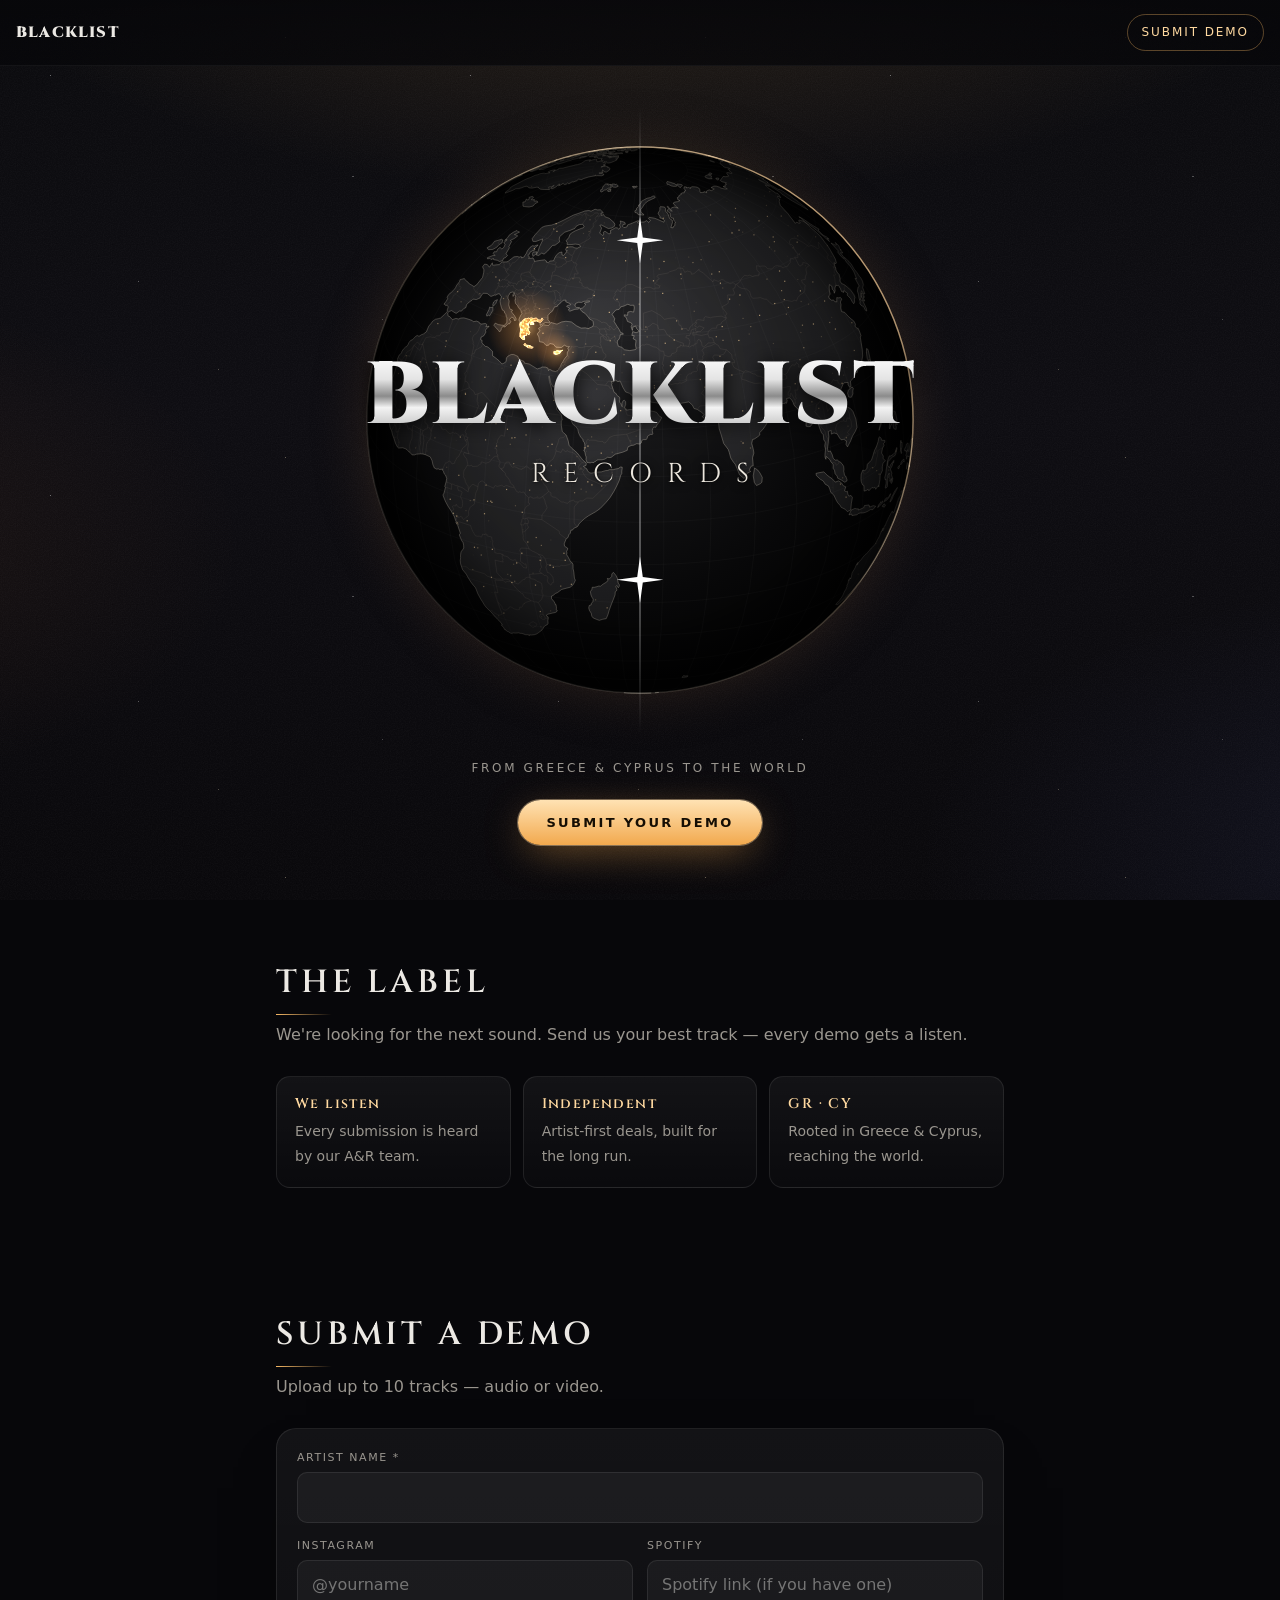
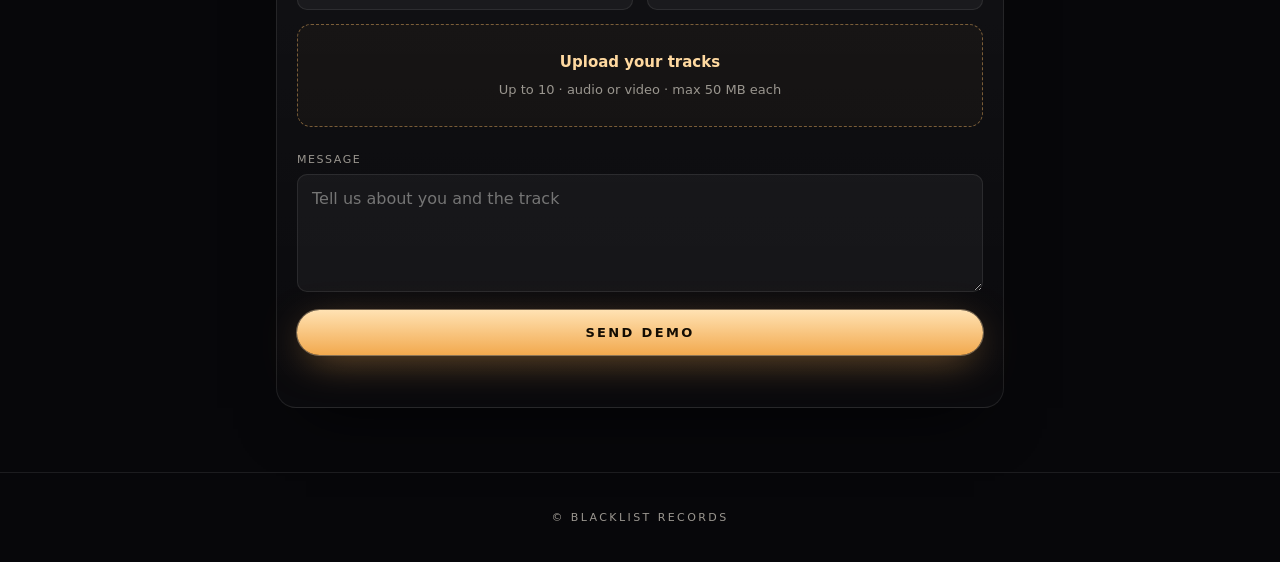
<file: index.html>
<!doctype html>
<html lang="en">
<head>
  <meta charset="utf-8">
  <meta name="viewport" content="width=device-width, initial-scale=1, viewport-fit=cover">
  <title>Blacklist Records — Submit your demo</title>
  <meta name="description" content="Blacklist Records. From Greece & Cyprus to the world. Send us your demo.">
  <meta name="theme-color" content="#000000">
  <meta property="og:title" content="Blacklist Records">
  <meta property="og:description" content="From Greece & Cyprus to the world. Send us your demo.">
  <meta property="og:type" content="website">
  <meta property="og:url" content="https://www.blacklistrecords.site/">
  <meta property="og:image" content="https://www.blacklistrecords.site/assets/logo.jpg">
  <meta property="og:image:width" content="1080">
  <meta property="og:image:height" content="1080">
  <meta name="twitter:card" content="summary_large_image">
  <link rel="canonical" href="https://www.blacklistrecords.site/">
  <link rel="icon" href="assets/icon.png">
  <link rel="apple-touch-icon" href="assets/icon.png">
  <link rel="preconnect" href="https://fonts.googleapis.com">
  <link rel="preconnect" href="https://fonts.gstatic.com" crossorigin>
  <link rel="stylesheet" href="https://fonts.googleapis.com/css2?family=Cinzel:wght@400;600;900&display=swap">
  <link rel="stylesheet" href="assets/style.css">
  <link rel="preload" href="assets/world.json" as="fetch" crossorigin>
</head>
<body>
  <header class="nav">
    <a class="brand" href="#top">BLACKLIST</a>
    <a class="nav-cta" href="#submit">Submit demo</a>
  </header>

  <main>
    <section class="hero" id="top">
      <div class="stage">
        <canvas id="globe" aria-hidden="true"></canvas>
        <i class="axis"></i><i class="spark s1"></i><i class="spark s2"></i>
        <h1 class="mark"><span class="mark-main">BLACKLIST</span><span class="mark-sub">RECORDS</span></h1>
      </div>
      <p class="tag">From Greece &amp; Cyprus to the world</p>
      <a class="btn" href="#submit">Submit your demo</a>
    </section>

    <section class="wrap">
      <h2>The Label</h2>
      <p class="lead">We're looking for the next sound. Send us your best track — every demo gets a listen.</p>
      <ul class="pillars">
        <li><b>We listen</b><span>Every submission is heard by our A&amp;R team.</span></li>
        <li><b>Independent</b><span>Artist-first deals, built for the long run.</span></li>
        <li><b>GR · CY</b><span>Rooted in Greece &amp; Cyprus, reaching the world.</span></li>
      </ul>
    </section>

    <section class="wrap" id="submit">
      <h2>Submit a demo</h2>
      <p class="lead">Upload up to 10 tracks — audio or video.</p>

      <form id="demo-form" novalidate>
        <label>Artist name *<input name="artist" required maxlength="100" autocomplete="name"></label>
        <div class="grid full">
          <label>Instagram<input name="instagram" maxlength="200" placeholder="@yourname" autocapitalize="off"></label>
          <label>Spotify<input name="link" type="url" maxlength="500" placeholder="Spotify link (if you have one)" autocapitalize="off"></label>
        </div>

        <label class="drop" id="drop">
          <input type="file" name="file" multiple accept="audio/*,video/*,.mp3,.wav,.aif,.aiff,.flac,.m4a,.mp4,.mov">
          <strong>Upload your tracks</strong>
          <span id="file-name">Up to 10 · audio or video · max 50 MB each</span>
        </label>
        <div class="tracks" id="tracks"></div>

        <label class="full">Message<textarea name="message" maxlength="2000" rows="4" placeholder="Tell us about you and the track"></textarea></label>
        <input class="hp" name="website" tabindex="-1" autocomplete="off" aria-hidden="true">

        <button class="btn" type="submit">Send demo</button>
        <div class="progress" hidden><i></i></div>
        <p class="msg" role="status"></p>
      </form>

      <div class="done" id="done" hidden>
        <h3>Received</h3>
        <p>Thank you — we listen to every demo. If it's a fit, we'll reach out by email.</p>
        <button class="btn ghost" id="again" type="button">Send another</button>
      </div>
    </section>
  </main>

  <footer>© Blacklist Records</footer>

  <script src="assets/vendor/d3-array.min.js" defer></script>
  <script src="assets/vendor/d3-geo.min.js" defer></script>
  <script src="assets/globe.js" defer></script>
  <script src="config.js" defer></script>
  <script src="assets/submit.js" defer></script>
  <script src="assets/track.js" defer></script>
</body>
</html>
</file>
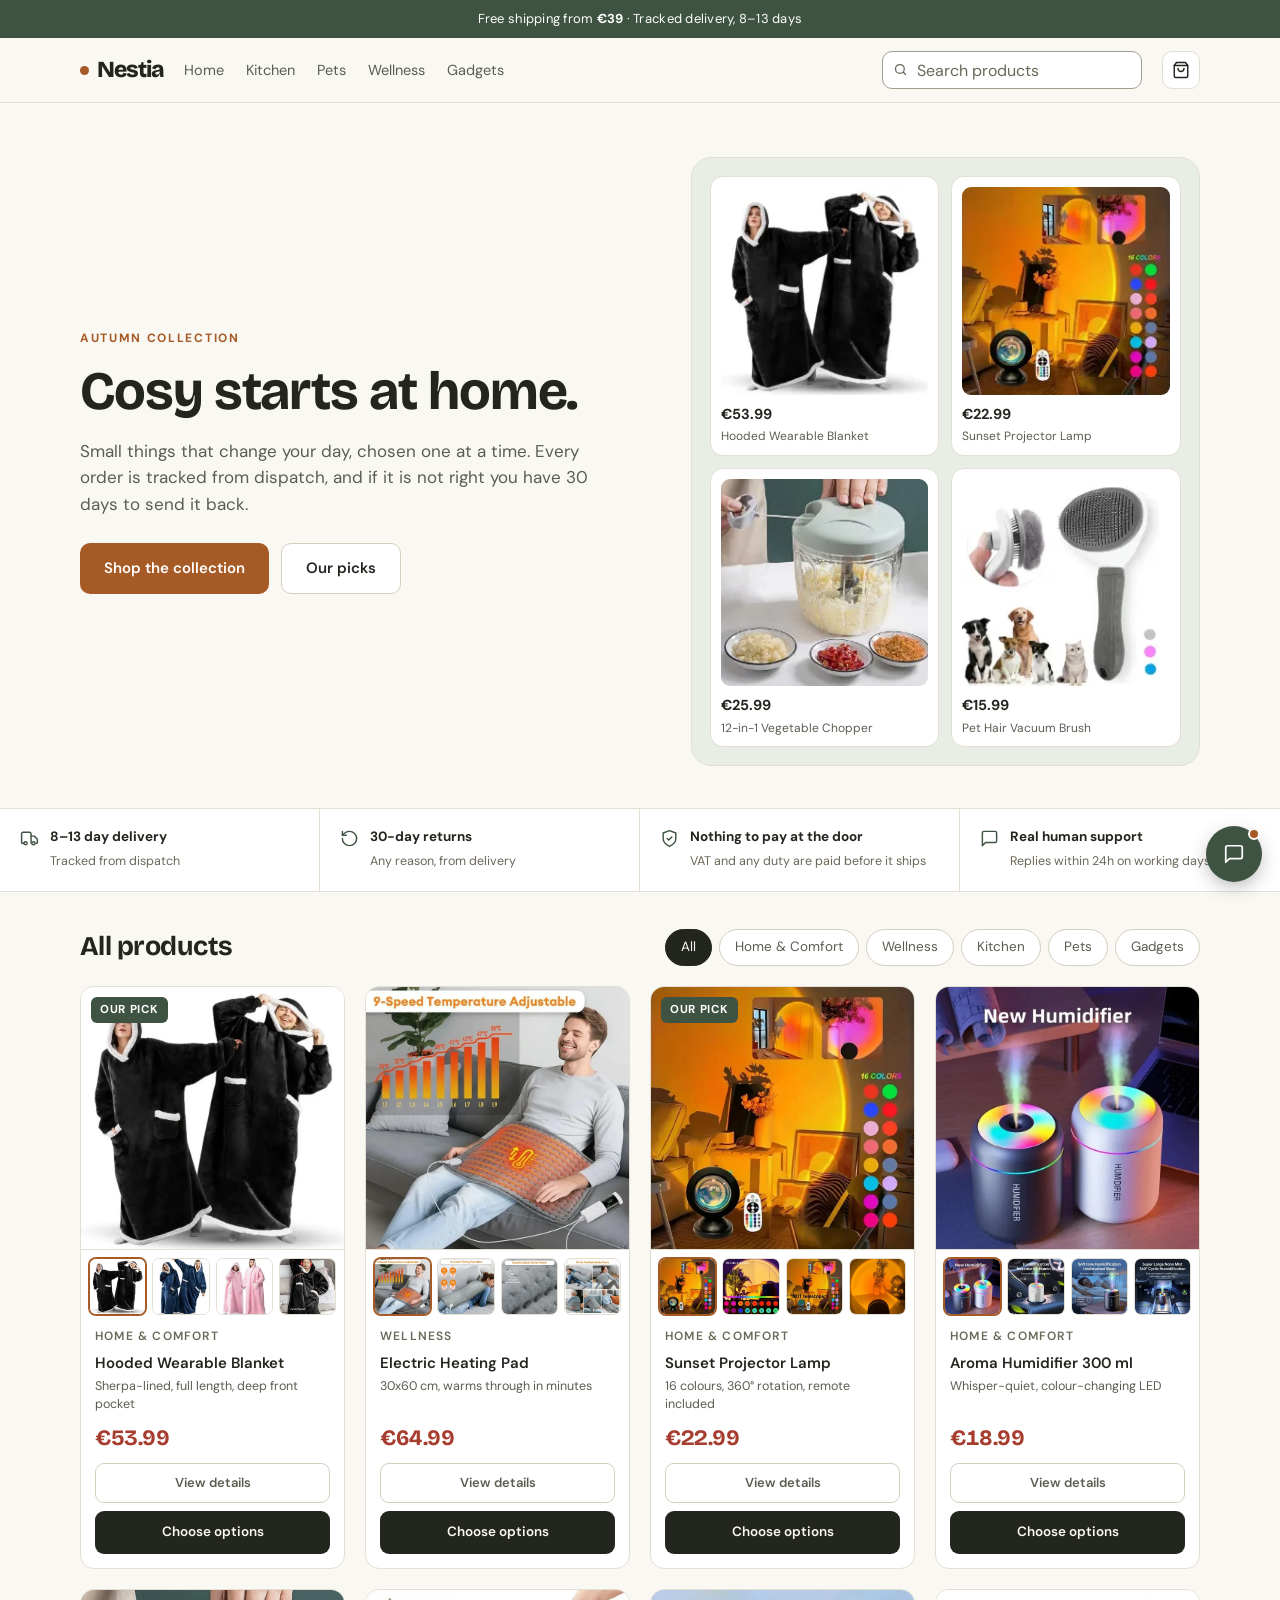
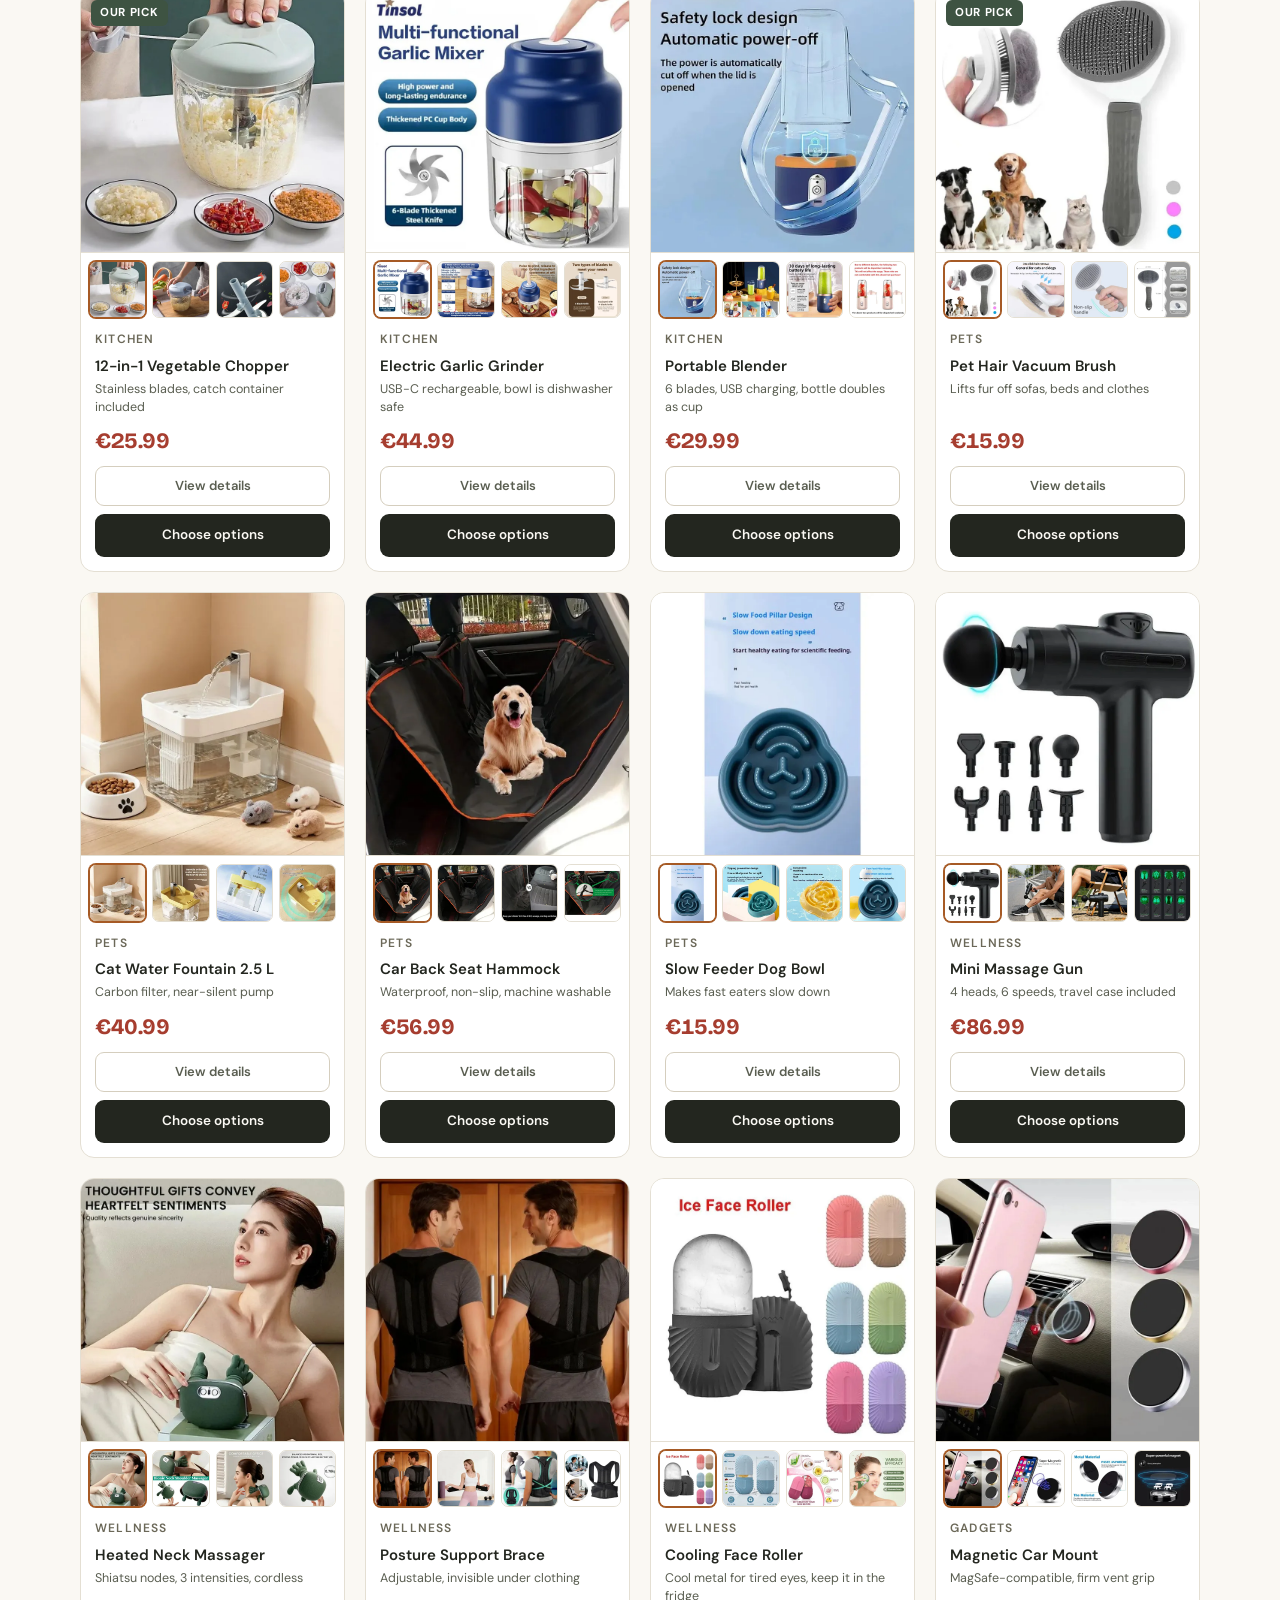
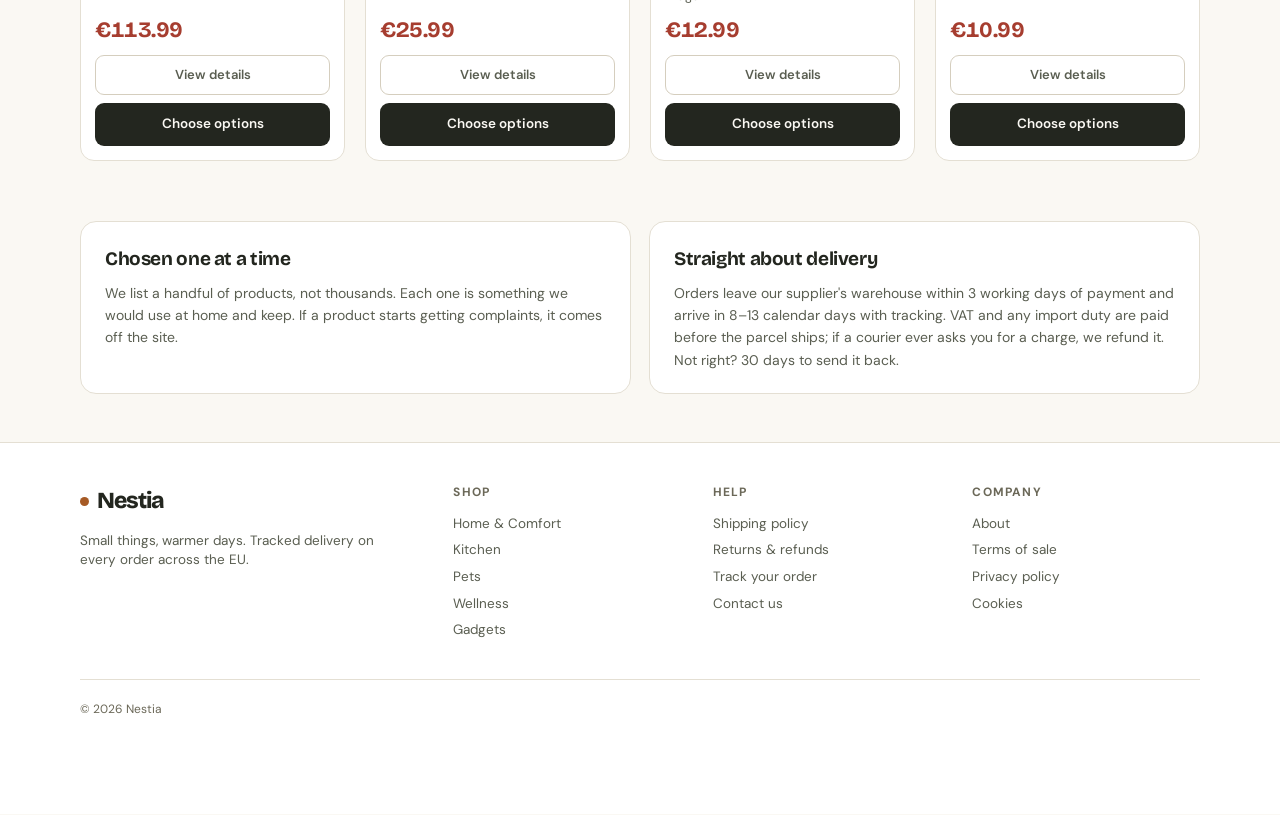
<file: site/index.html>
<!doctype html>
<html lang="en">
<head>
<meta charset="utf-8">
<meta name="viewport" content="width=device-width,initial-scale=1,viewport-fit=cover">
<meta name="description" content="Nestia: home, kitchen, pet and wellness gadgets, delivered across the EU with tracking.">
<title>Nestia</title>
<link rel="preconnect" href="https://fonts.googleapis.com">
<link rel="preconnect" href="https://fonts.gstatic.com" crossorigin>
<link rel="stylesheet" href="https://fonts.googleapis.com/css2?family=Bricolage+Grotesque:opsz,wght@12..96,400..800&family=DM+Sans:opsz,wght@9..40,400..700&display=swap">
<style>:root{color-scheme:light}body{margin:0}img{max-width:100%}[hidden]:not([hidden=until-found i]){display:none!important}</style>
</head>
<body>
<style>
:root{
  --ground:#FAF8F3; --surface:#FFFFFF; --surface-2:#F1EDE4; --stage:#EFEBE1;
  --ink:#23261F; --ink-2:#5A5E51; --stone:#6B6858;
  --line:#E4DFD3; --line-2:#D5CEBE; --ctrl:#A39D8C;
  --moss:#3E5342; --moss-soft:#E8EDE6;
  --amber:#A65A25; --amber-soft:#F7E8DB;
  --sale:#A63D2F; --ok:#43734B; --warn:#A6612F;
  --on-dark:#FFFFFF;
  --shadow:0 1px 2px rgba(35,38,31,.05), 0 8px 24px -12px rgba(35,38,31,.18);
  --display:"Bricolage Grotesque",system-ui,sans-serif;
  --body:"DM Sans",system-ui,-apple-system,"Segoe UI",sans-serif;
  --mono:ui-monospace,SFMono-Regular,Menlo,Consolas,monospace;
}
@media (prefers-color-scheme:dark){
  :root:not([data-theme="light"]){
    color-scheme:dark;
    --ground:#161811; --surface:#1E2118; --surface-2:#262A1F; --stage:#2B2F24;
    --ink:#EEEBE1; --ink-2:#B0AC9C; --stone:#98957F;
    --line:#32362A; --line-2:#414636; --ctrl:#6B7160;
    --moss:#93B092; --moss-soft:#232C1E;
    --amber:#E08C52; --amber-soft:#33241A;
    --sale:#E0796A; --ok:#8FBF97; --warn:#E0A46A;
    --on-dark:#161811; --swatch-ring:50%;
    --shadow:0 1px 2px rgba(0,0,0,.3), 0 8px 24px -12px rgba(0,0,0,.6);
  }
}
:root[data-theme="dark"]{
  color-scheme:dark;
  --ground:#161811; --surface:#1E2118; --surface-2:#262A1F; --stage:#2B2F24;
  --ink:#EEEBE1; --ink-2:#B0AC9C; --stone:#98957F;
  --line:#32362A; --line-2:#414636; --ctrl:#6B7160;
  --moss:#93B092; --moss-soft:#232C1E;
  --amber:#E08C52; --amber-soft:#33241A;
  --sale:#E0796A; --ok:#8FBF97; --warn:#E0A46A;
  --on-dark:#161811; --swatch-ring:50%;
  --shadow:0 1px 2px rgba(0,0,0,.3), 0 8px 24px -12px rgba(0,0,0,.6);
}
*{box-sizing:border-box}
html{-webkit-text-size-adjust:100%}
body{background:var(--ground);color:var(--ink);font-family:var(--body);font-size:16px;line-height:1.55;-webkit-font-smoothing:antialiased;overflow-x:hidden}
h1,h2,h3,h4{font-family:var(--display);font-weight:700;letter-spacing:-.02em;text-wrap:balance;margin:0}
button{font:inherit;color:inherit;cursor:pointer;border:none;background:none;padding:0}
a{color:var(--moss)}
img{max-width:100%;display:block}
[hidden]:not([hidden=until-found i]){display:none!important}
:focus-visible{outline:2px solid var(--amber);outline-offset:3px;border-radius:4px}
.thumb:focus-visible,.gt:focus-visible,.qbox button:focus-visible{outline-offset:-3px}
.chip:focus-visible{outline-offset:-2px}
input:focus-visible,select:focus-visible,textarea:focus-visible{outline:none;box-shadow:0 0 0 3px color-mix(in srgb,var(--moss) 35%,transparent)}
input::placeholder,textarea::placeholder{color:var(--stone)}
.sr{position:absolute;width:1px;height:1px;overflow:hidden;clip:rect(0 0 0 0);white-space:nowrap}
.skip{position:absolute;left:16px;top:-60px;z-index:100;background:var(--ink);color:var(--ground);padding:10px 14px;border-radius:8px;font-weight:600;text-decoration:none}
.skip:focus{top:12px}
.wrap{max-width:1160px;margin:0 auto;padding-inline:20px}
@media(max-width:480px){.wrap{padding-inline:16px}}

.ann{background:var(--moss);color:var(--on-dark);font-size:13px;letter-spacing:.02em;text-align:center;padding:9px 16px}
.ann b{font-weight:700}

header{position:sticky;top:env(safe-area-inset-top,0px);z-index:40;background:var(--ground);border-bottom:1px solid var(--line);transition:box-shadow .25s}
header.scrolled{box-shadow:0 1px 14px -6px rgba(35,38,31,.28)}
.hd{display:flex;align-items:center;gap:20px;height:64px}
.logo{font-family:var(--display);font-weight:800;font-size:23px;letter-spacing:-.04em;display:flex;align-items:center;gap:8px;white-space:nowrap}
.logo i{width:9px;height:9px;border-radius:50%;background:var(--amber);display:block}
nav{display:flex;gap:22px;font-size:14.5px;color:var(--ink-2)}
nav button:hover{color:var(--ink)}
.hd-act{display:flex;align-items:center;gap:10px;margin-left:auto}
.icobtn{width:38px;height:38px;border-radius:10px;border:1px solid var(--line);display:grid;place-items:center;background:var(--surface);position:relative;flex:none;color:var(--ink)}
.icobtn:hover{border-color:var(--line-2)}
.cartdot{position:absolute;top:-5px;right:-5px;min-width:20px;height:20px;padding:0 5px;border-radius:10px;background:var(--amber);color:var(--on-dark);font-size:11.5px;font-weight:700;display:grid;place-items:center;font-variant-numeric:tabular-nums;font-style:normal}
.burger{display:none}
.searchbox{position:relative;flex:1;max-width:260px;margin-left:auto}
.searchbox input{width:100%;height:38px;border-radius:10px;border:1px solid var(--ctrl);background:var(--surface);padding:0 12px 0 34px;font:inherit;font-size:16px;color:var(--ink);-webkit-appearance:none}
.searchbox input:focus{border-color:var(--moss)}
.searchbox svg{position:absolute;left:11px;top:11px;pointer-events:none;color:var(--stone)}
.searchbox+.hd-act{margin-left:0}
#searchBtn{display:none}
@media(max-width:820px){nav{display:none}.burger{display:grid}.searchbox{max-width:200px}}
@media(max-width:640px){
  .hd{gap:10px}
  .searchbox{display:none;position:absolute;left:0;right:0;top:64px;max-width:none;margin:0;padding:10px 16px 12px;background:var(--ground);border-bottom:1px solid var(--line);box-shadow:var(--shadow)}
  .searchbox.open{display:block}
  .searchbox svg{top:21px;left:27px}
  .toolbar{scroll-margin-top:72px}
  :root:has(#searchbox.open) .toolbar{scroll-margin-top:134px}
  #searchBtn{display:grid}
  .searchbox+.hd-act{margin-left:auto}
}
nav.open{display:flex;position:absolute;top:64px;left:0;right:0;flex-direction:column;gap:0;background:var(--ground);border-bottom:1px solid var(--line);padding:6px 20px 14px;margin:0;box-shadow:var(--shadow)}
nav.open button{padding:12px 0;text-align:left;border-bottom:1px solid var(--line);font-size:15px}
nav.open button:last-child{border-bottom:none}

.hero{display:grid;grid-template-columns:1.05fr .95fr;gap:48px;align-items:center;padding-block:54px 42px}
.eyebrow{font-size:12px;font-weight:700;letter-spacing:.14em;text-transform:uppercase;color:var(--amber);margin:0 0 16px}
.hero h1{font-size:clamp(34px,5vw,54px);line-height:1.04}
.hero p.lede{color:var(--ink-2);font-size:17px;max-width:44ch;margin:18px 0 26px}
.herocta{display:flex;gap:12px;flex-wrap:wrap}
.btn{padding:13px 24px;border-radius:10px;font-weight:600;font-size:15px;transition:transform .12s ease,background .15s ease;text-decoration:none;display:inline-flex;align-items:center;justify-content:center;gap:8px}
.btn:active{transform:translateY(1px)}
.btn-p{background:var(--amber);color:var(--on-dark)}
.btn-p:hover{background:color-mix(in srgb,var(--amber) 88%,#000)}
.btn-s{background:var(--surface);border:1px solid var(--line-2);color:var(--ink)}
.btn-s:hover{background:var(--surface-2)}
.btn-m{background:var(--moss);color:var(--on-dark)}
.btn-m:hover{filter:brightness(1.08)}
.btn[disabled]{opacity:.5;cursor:not-allowed}
.herofig{background:var(--moss-soft);border:1px solid var(--line);border-radius:20px;padding:18px;display:grid;grid-template-columns:1fr 1fr;gap:12px}
.hf{background:var(--surface);border:1px solid var(--line);border-radius:13px;padding:10px;display:grid;gap:4px;text-align:left;width:100%}
.hf .shot{background:var(--stage);border-radius:9px;aspect-ratio:1;overflow:hidden}
.hf .shot img{width:100%;height:100%;object-fit:cover}
.hf b{font-size:14.5px;font-variant-numeric:tabular-nums;margin-top:4px}
.hf span{font-size:12px;color:var(--ink-2);line-height:1.3}
@media(max-width:880px){.hero{grid-template-columns:1fr;gap:28px;padding-block:32px 26px}}

.trust{display:grid;grid-template-columns:repeat(4,1fr);border-top:1px solid var(--line);border-bottom:1px solid var(--line);background:var(--surface)}
.trust > div{padding:18px 20px;display:flex;gap:11px;align-items:flex-start;border-right:1px solid var(--line)}
.trust > div:last-child{border-right:none}
.trust svg{flex:none;margin-top:2px}
.trust b{display:block;font-size:13.5px;font-weight:700}
.trust span{font-size:12.5px;color:var(--stone);line-height:1.35}
@media(max-width:860px){.trust{grid-template-columns:1fr 1fr}.trust > div:nth-child(2){border-right:none}.trust > div:nth-child(-n+2){border-bottom:1px solid var(--line)}}
@media(max-width:460px){.trust > div{padding:14px 16px}}

.toolbar{display:flex;align-items:center;gap:14px;flex-wrap:wrap;padding-block:34px 18px}
.toolbar h2{font-size:27px}
.chips{display:flex;gap:7px;flex-wrap:wrap;margin-left:auto}
.chip{padding:7px 15px;border-radius:999px;border:1px solid var(--line-2);font-size:13.5px;color:var(--ink-2);background:var(--surface)}
.chip:hover{border-color:var(--stone)}
.chip[aria-pressed="true"]{background:var(--ink);color:var(--ground);border-color:var(--ink)}
@media(max-width:640px){.toolbar{padding-block:26px 14px}.chips{margin-left:0;width:100%;overflow-x:auto;flex-wrap:nowrap;padding:4px 36px 6px 2px;margin:-4px 0 -2px;scrollbar-width:none;mask-image:linear-gradient(90deg,#000 calc(100% - 40px),transparent)}.chips::-webkit-scrollbar{display:none}.chip{flex:none}}

.grid{display:grid;grid-template-columns:repeat(4,1fr);gap:20px;padding-bottom:16px}
@media(max-width:960px){.grid{grid-template-columns:repeat(3,1fr)}}
@media(max-width:720px){.grid{grid-template-columns:repeat(2,1fr);gap:12px}}
@media(max-width:340px){.grid{grid-template-columns:1fr}}
.card{background:var(--surface);border:1px solid var(--line);border-radius:14px;overflow:hidden;display:flex;flex-direction:column}
.thumb{position:relative;aspect-ratio:1;background:var(--stage);border-bottom:1px solid var(--line);overflow:hidden;width:100%;padding:0}
.thumb img{width:100%;height:100%;object-fit:cover;transition:transform .45s cubic-bezier(.22,.61,.24,1)}
.gal{display:grid;grid-template-columns:repeat(4,1fr);gap:6px;padding:8px 8px 0}
.gt{aspect-ratio:1;border:1px solid var(--line);border-radius:7px;background:var(--stage);overflow:hidden;padding:0;transition:border-color .14s,box-shadow .14s}
.gt img{width:100%;height:100%;object-fit:cover}
.gt:hover{border-color:var(--line-2)}
.gt[aria-pressed="true"]{border-color:var(--amber);box-shadow:0 0 0 1px var(--amber)}
@media(max-width:720px){.gal{display:none}}
.badge{position:absolute;top:10px;left:10px;font-size:11.5px;font-weight:700;letter-spacing:.06em;text-transform:uppercase;padding:4px 9px;border-radius:6px;background:var(--moss);color:var(--on-dark);z-index:2}
.save{position:absolute;top:10px;right:10px;font-size:11px;font-weight:700;padding:4px 8px;border-radius:6px;background:var(--sale);color:var(--on-dark);z-index:2;font-variant-numeric:tabular-nums}
.cbody{padding:12px 14px 14px;display:flex;flex-direction:column;gap:8px;flex:1}
.cat{font-size:12px;letter-spacing:.1em;text-transform:uppercase;color:var(--stone);font-weight:600}
.name{font-size:15px;font-weight:600;line-height:1.28;text-align:left}
.desc{font-size:12.5px;color:var(--ink-2);line-height:1.4;margin-top:-3px}
.prices{display:flex;align-items:baseline;gap:10px;margin-top:auto;font-variant-numeric:tabular-nums;flex-wrap:wrap}
.was{font-size:14px;color:var(--stone);text-decoration:line-through;text-decoration-thickness:1.5px}
.price{font-family:var(--display);font-size:22px;font-weight:700;letter-spacing:-.02em;color:var(--sale)}
.add{width:100%;padding:11px;border-radius:9px;background:var(--ink);color:var(--ground);font-weight:600;font-size:13.5px}
.add:hover{background:var(--moss);color:var(--on-dark)}
.add.in{background:var(--ok);color:var(--ground)}
.viewbtn{width:100%;padding:9px;border-radius:9px;border:1px solid var(--line-2);font-size:13px;font-weight:600;color:var(--ink-2);background:var(--surface)}
.viewbtn:hover{border-color:var(--stone);color:var(--ink)}
@media(max-width:720px){.cbody{padding:10px 11px 12px}.name{font-size:14px}.desc{display:none}.price{font-size:19px}.viewbtn{display:none}}

.about{margin-top:44px;display:grid;grid-template-columns:1fr 1fr;gap:18px}
.about > div{background:var(--surface);border:1px solid var(--line);border-radius:16px;padding:22px 24px}
.about h3{font-size:19px;margin-bottom:8px}
.about p{margin:0;font-size:14px;color:var(--ink-2);line-height:1.6}
@media(max-width:720px){.about{grid-template-columns:1fr;margin-top:28px}}

footer{border-top:1px solid var(--line);margin-top:48px;padding-block:40px calc(96px + env(safe-area-inset-bottom,0px));background:var(--surface)}
.fgrid{display:grid;grid-template-columns:1.5fr 1fr 1fr 1fr;gap:32px}
.fgrid h4{font-size:12px;letter-spacing:.1em;text-transform:uppercase;color:var(--stone);margin:0 0 12px;font-weight:700;font-family:var(--body)}
.fgrid a,.fgrid p,.fgrid button.fl{font-size:13.5px;color:var(--ink-2);text-decoration:none;display:block;margin:0 0 7px;line-height:1.45;text-align:left}
.fgrid a:hover,.fgrid button.fl:hover{color:var(--ink)}
.fbot{margin-top:32px;padding-top:20px;border-top:1px solid var(--line);display:flex;justify-content:space-between;gap:16px;flex-wrap:wrap;font-size:12px;color:var(--stone)}
@media(max-width:760px){.fgrid{grid-template-columns:1fr 1fr;gap:26px}}
.pays{display:flex;gap:7px;flex-wrap:wrap;margin-top:12px}
.pay{height:28px;padding:0 9px;border:1px solid var(--line);border-radius:6px;background:var(--surface);display:grid;place-items:center;font-size:11.5px;font-weight:700;letter-spacing:.03em;color:var(--ink-2)}
.socials{display:flex;gap:8px;flex-wrap:wrap;margin-top:14px}
.socials a{font-size:12.5px;font-weight:600;padding:6px 11px;border:1px solid var(--line-2);border-radius:999px;color:var(--ink-2);text-decoration:none;margin:0}
.socials a:hover{border-color:var(--stone);color:var(--ink)}

/* -- overlays: product page, checkout, owner panel share the same shell -- */
.pdp,.co,.owner{position:fixed;inset:0;z-index:70;background:var(--ground);overflow-y:auto;display:none;overscroll-behavior:contain;padding-top:env(safe-area-inset-top,0px);scroll-padding-top:70px}
.pdp{scroll-padding-bottom:calc(90px + env(safe-area-inset-bottom,0px))}
.co{z-index:80}.owner{z-index:88}
.pdp.on,.co.on,.owner.on{display:block}
.pdpbar{position:sticky;top:0;z-index:5;background:var(--ground);border-bottom:1px solid var(--line);display:flex;align-items:center;gap:12px;padding:11px 16px}
.pdpbar .logo{font-size:20px;margin:0 auto}
.pdpwrap{max-width:1060px;margin:0 auto;padding:22px 16px 90px;display:grid;grid-template-columns:1fr 1fr;gap:40px;align-items:start}
@media(max-width:900px){.pdpwrap{grid-template-columns:1fr;gap:24px;padding-bottom:calc(170px + env(safe-area-inset-bottom,0px))}}
.pdpgal{display:grid;grid-template-columns:1fr 124px;gap:10px}
@media(max-width:560px){.pdpgal{grid-template-columns:1fr;gap:10px}.feats{grid-template-columns:repeat(3,1fr);order:3;margin-top:2px}.pdpthumbs{order:2;margin-top:0}}
.pdpmain{position:relative;aspect-ratio:1;background:var(--stage);border-radius:16px;overflow:hidden}
.pdpmain img{width:100%;height:100%;object-fit:cover}
.hot{position:absolute;top:14px;left:14px;background:var(--surface);border-radius:999px;padding:7px 15px;font-size:13px;font-weight:700;box-shadow:var(--shadow);z-index:2}
.feats{display:grid;gap:10px;align-content:start}
.ft{background:var(--surface-2);border-radius:12px;padding:13px 8px;text-align:center;display:grid;gap:4px;justify-items:center}
.ft b{font-size:12.5px;line-height:1.2}
.ft span{font-size:11.5px;color:var(--stone);line-height:1.25}
.pdpthumbs{grid-column:1/2;display:grid;grid-template-columns:repeat(4,1fr);gap:8px;margin-top:10px}

.pdph1{font-size:clamp(26px,4vw,34px);display:flex;align-items:center;gap:12px;flex-wrap:wrap;margin:0}
.pill{font-family:var(--body);font-size:12px;font-weight:600;color:var(--moss);background:var(--moss-soft);border:1px solid color-mix(in srgb,var(--moss) 28%,transparent);padding:5px 11px;border-radius:999px;white-space:nowrap;letter-spacing:0}
.specchips{display:flex;gap:8px;flex-wrap:wrap;margin:14px 0 4px}
.sc{display:flex;align-items:center;gap:7px;background:var(--surface-2);border-radius:999px;padding:7px 14px;font-size:13px;font-weight:500}
.pricerow{display:flex;align-items:baseline;gap:13px;flex-wrap:wrap;margin:14px 0 18px;font-variant-numeric:tabular-nums}
.pricerow .p{font-family:var(--display);font-size:34px;font-weight:700;letter-spacing:-.03em}
.pricerow .w{font-size:19px;color:var(--stone);text-decoration:line-through;text-decoration-thickness:1.5px}
.pricerow .vat{font-size:12.5px;color:var(--stone)}
.savepill{background:var(--moss);color:var(--on-dark);font-size:13px;font-weight:700;padding:6px 14px;border-radius:999px;align-self:center}
.bens{display:grid;grid-template-columns:1fr 1fr;gap:8px;margin-bottom:22px}
@media(max-width:500px){.bens{grid-template-columns:1fr}}
.ben{display:flex;align-items:center;gap:9px;background:var(--surface-2);border-radius:10px;padding:10px 12px;font-size:13px;line-height:1.3}
.ben svg{flex:none}
.qtyrow{display:flex;align-items:center;gap:14px;margin-bottom:14px}
.qtyrow > span{font-size:13px;color:var(--ink-2)}
.qbox{display:flex;align-items:center;border:1px solid var(--line-2);border-radius:11px;overflow:hidden}
.qbox button{width:40px;height:46px;font-size:18px;color:var(--ink-2)}
.qbox button:hover{background:var(--surface-2);color:var(--ink)}
.qbox span{width:34px;text-align:center;font-weight:600;font-variant-numeric:tabular-nums}
.cta{width:100%;background:var(--moss);color:var(--on-dark);border-radius:999px;padding:17px 24px;display:flex;align-items:center;justify-content:space-between;gap:12px;font-weight:700;font-size:15px;letter-spacing:.05em;transition:filter .15s,transform .12s}
.cta:hover{filter:brightness(1.08)}
.cta:active{transform:translateY(1px)}
.cta .cp{display:flex;gap:10px;align-items:baseline;font-variant-numeric:tabular-nums;letter-spacing:0}
.cta .cw{opacity:.8;text-decoration:line-through;font-weight:500;font-size:14px}
.guar{display:flex;align-items:center;justify-content:center;gap:8px;font-size:13.5px;font-weight:600;margin:15px 0 20px}
.ups{display:flex;align-items:center;gap:12px;border:1px solid var(--line);border-radius:12px;padding:12px;background:var(--surface)}
.uimg{width:54px;aspect-ratio:1;background:var(--stage);border-radius:9px;overflow:hidden;flex:none}
.uimg img{width:100%;height:100%;object-fit:cover}
.ups .un{font-size:13.5px;font-weight:600;line-height:1.25}
.ups .up{font-size:13px;color:var(--ink-2);font-variant-numeric:tabular-nums;margin-top:2px}
.tgl{margin-left:auto;width:52px;height:30px;border-radius:999px;background:var(--ctrl);position:relative;flex:none;transition:background .18s}
.tgl::after{content:"";position:absolute;top:3px;left:3px;width:24px;height:24px;border-radius:50%;background:#fff;transition:transform .18s;box-shadow:0 1px 3px rgba(0,0,0,.3)}
.tgl[aria-pressed="true"]{background:var(--moss)}
.tgl[aria-pressed="true"]::after{transform:translateX(22px)}
.pdesc{font-size:14.5px;color:var(--ink-2);line-height:1.62;margin:24px 0 0;max-width:60ch}
.shiprow{margin-top:20px;border-top:1px solid var(--line);padding-top:18px;display:grid;gap:10px;font-size:13px;color:var(--ink-2)}
.shiprow div{display:flex;gap:10px;align-items:center}
.shiprow b{color:var(--ink);font-weight:600}

.vgroup{margin:18px 0 0}
.vlabel{font-size:12.5px;color:var(--ink-2);margin-bottom:9px}
.vlabel b{color:var(--ink);font-weight:600}
.swatches,.pills{display:flex;gap:9px;flex-wrap:wrap}
.sw2{width:38px;height:38px;border-radius:50%;border:2px solid var(--line);padding:3px;background:var(--surface);transition:border-color .14s,box-shadow .14s}
.sw2 i{display:block;width:100%;height:100%;border-radius:50%;border:1px solid color-mix(in srgb,var(--ink) var(--swatch-ring,25%),transparent)}
.sw2:hover{border-color:var(--line-2)}
.sw2[aria-pressed="true"]{border-color:var(--ink);box-shadow:0 0 0 1px var(--ink)}
.vpill{padding:9px 16px;border-radius:9px;border:1px solid var(--line-2);font-size:13.5px;background:var(--surface);transition:.14s}
.vpill:hover{border-color:var(--stone)}
.vpill[aria-pressed="true"]{border-color:var(--ink);background:var(--ink);color:var(--ground)}

.stickybuy{position:fixed;left:0;right:0;bottom:0;z-index:78;background:var(--ground);border-top:1px solid var(--line);padding:10px 14px calc(10px + env(safe-area-inset-bottom,0px));display:none;gap:12px;align-items:center}
.stickybuy.show{display:flex}
@media(min-width:901px){.stickybuy{display:none!important}}
.stickybuy .sp{font-family:var(--display);font-weight:700;font-size:18px;font-variant-numeric:tabular-nums}
.stickybuy .sw3{font-size:12.5px;color:var(--stone);text-decoration:line-through}
.stickybuy button{margin-left:auto;background:var(--moss);color:var(--on-dark);border-radius:999px;padding:13px 24px;font-weight:700;font-size:14px;letter-spacing:.04em}
.ladder{display:grid;gap:8px;margin:18px 0}
.rung{display:flex;align-items:center;gap:12px;border:1.5px solid var(--line);border-radius:12px;padding:12px 14px;background:var(--surface);text-align:left;width:100%}
.rung:hover{border-color:var(--line-2)}
.rung[aria-pressed="true"]{border-color:var(--moss);background:var(--moss-soft)}
.rung .rq{font-weight:700;font-size:14px}
.rung .rd{font-size:12.5px;color:var(--ink-2);margin-top:1px;display:block}
.rung .rp{margin-left:auto;text-align:right;font-variant-numeric:tabular-nums}
.rung .rp b{font-family:var(--display);font-size:17px}
.rung .rp span{display:block;font-size:11.5px;color:var(--sale);font-weight:600}
.rung .tick,.shipopt .tick{width:19px;height:19px;border-radius:50%;border:1.5px solid var(--ctrl);display:grid;place-items:center;flex:none}
.rung[aria-pressed="true"] .tick,.shipopt[aria-pressed="true"] .tick{border-color:var(--moss);background:var(--moss)}
.rung[aria-pressed="true"] .tick::after,.shipopt[aria-pressed="true"] .tick::after{content:"";width:7px;height:7px;border-radius:50%;background:var(--ground)}
.stockrow{display:flex;align-items:center;gap:8px;font-size:13px;font-weight:600;color:var(--ok);margin:4px 0 2px}
.stockdot{width:8px;height:8px;border-radius:50%;background:var(--ok);box-shadow:0 0 0 3px color-mix(in srgb,var(--ok) 22%,transparent)}
.eta{font-size:13px;color:var(--ink-2)}
.eta b{color:var(--ink);font-weight:600;white-space:nowrap}
.acc{border-top:1px solid var(--line);margin-top:26px}
.accit{border-bottom:1px solid var(--line)}
.acchd{width:100%;display:flex;align-items:center;gap:12px;padding:15px 0;text-align:left;font-size:14.5px;font-weight:600}
.acchd .pm{margin-left:auto;color:var(--stone);font-size:19px;line-height:1;transition:transform .2s}
.accit.open .acchd .pm{transform:rotate(45deg)}
.accbd{display:none;padding:0 0 16px;font-size:13.5px;color:var(--ink-2);line-height:1.6;max-width:62ch}
.accit.open .accbd{display:block}
.related{margin-top:34px;border-top:1px solid var(--line);padding-top:22px}
.related h3{font-size:19px;margin-bottom:14px}
.relgrid{display:grid;grid-template-columns:repeat(4,1fr);gap:14px}
@media(max-width:700px){.relgrid{grid-template-columns:repeat(2,1fr);gap:10px}}
.rel{background:var(--surface);border:1px solid var(--line);border-radius:12px;overflow:hidden;text-align:left;padding:0;width:100%}
.rel .rimg{aspect-ratio:1;background:var(--stage);overflow:hidden}
.rel .rimg img{width:100%;height:100%;object-fit:cover}
.rel .rb{padding:10px}
.rel .rnm{font-size:12.5px;font-weight:600;line-height:1.3}
.rel .rpr{font-size:13px;font-weight:700;margin-top:4px;font-variant-numeric:tabular-nums;color:var(--sale)}

.note{margin-top:14px;padding:12px 14px;border:1px solid var(--line-2);border-radius:10px;background:var(--surface-2);font-size:12.5px;color:var(--ink-2);line-height:1.55}
.note b{color:var(--ink)}
.note.warn{border-color:color-mix(in srgb,var(--warn) 45%,transparent);background:var(--amber-soft)}
.note.good{border-color:color-mix(in srgb,var(--ok) 45%,transparent);background:var(--moss-soft)}
code{font-family:var(--mono);font-size:.92em;background:var(--surface);border:1px solid var(--line);border-radius:4px;padding:1px 5px}

/* -- cart drawer -- */
.scrim{position:fixed;inset:0;background:rgba(20,22,16,.45);opacity:0;pointer-events:none;transition:opacity .22s;z-index:81}
.scrim.on{opacity:1;pointer-events:auto}
.drawer{position:fixed;top:0;right:0;height:100%;width:min(400px,92vw);background:var(--ground);border-left:1px solid var(--line);z-index:82;transform:translateX(100%);transition:transform .26s cubic-bezier(.4,0,.2,1);display:flex;flex-direction:column;padding-top:env(safe-area-inset-top,0px);visibility:hidden}
.drawer.on{transform:none;visibility:visible}
.dhead{display:flex;align-items:center;justify-content:space-between;padding:18px 20px;border-bottom:1px solid var(--line)}
.dhead h3{font-size:19px}
.ditems{flex:1;overflow-y:auto;padding:8px 20px}
.ditem{display:grid;grid-template-columns:54px 1fr auto;gap:12px;align-items:center;padding:14px 0;border-bottom:1px solid var(--line)}
.ditem .ph{background:var(--stage);border:1px solid var(--line);border-radius:9px;aspect-ratio:1;overflow:hidden}
.ditem .ph img{width:100%;height:100%;object-fit:cover}
.ditem .nm{font-size:13.5px;font-weight:600;line-height:1.3}
.ditem .vr{font-size:11.5px;color:var(--stone);margin-top:2px}
.qty{display:flex;align-items:center;gap:8px;margin-top:6px}
.qty button{width:36px;height:36px;border-radius:9px;border:1px solid var(--ctrl);font-size:17px;line-height:1;display:grid;place-items:center;color:var(--ink-2)}
.qty button:hover{border-color:var(--stone);color:var(--ink)}
.qty span{font-size:13px;min-width:18px;text-align:center;font-variant-numeric:tabular-nums}
.ditem .pr{font-size:14px;font-weight:600;font-variant-numeric:tabular-nums;text-align:right}
.ditem .pr small{display:block;font-size:11.5px;color:var(--sale);font-weight:600}
.empty{padding:60px 20px;text-align:center;color:var(--stone);font-size:14px}
.dfoot{border-top:1px solid var(--line);padding:16px 20px calc(16px + env(safe-area-inset-bottom,0px));display:grid;gap:12px}
.ship{font-size:12.5px;color:var(--ink-2);background:var(--moss-soft);border-radius:9px;padding:10px 12px;line-height:1.4}
.ship b{color:var(--moss)}
.bar{height:5px;border-radius:3px;background:var(--line);margin-top:7px;overflow:hidden}
.bar i{display:block;height:100%;background:var(--moss);border-radius:3px;transition:width .3s}
.tot{display:flex;justify-content:space-between;align-items:baseline;font-variant-numeric:tabular-nums}
.tot span{font-size:13.5px;color:var(--ink-2)}
.tot b{font-family:var(--display);font-size:24px;letter-spacing:-.02em}

/* -- checkout -- */
.cowrap{max-width:920px;margin:0 auto;padding:22px 16px 80px;display:grid;grid-template-columns:1.25fr .85fr;gap:34px;align-items:start}
@media(max-width:860px){.cowrap{grid-template-columns:1fr;gap:22px}}
.steps{display:flex;gap:8px;align-items:center;font-size:12px;color:var(--stone);margin-bottom:20px;flex-wrap:wrap}
.steps b{color:var(--ink)}
.steps i{width:18px;height:1px;background:var(--line-2);display:block}
.fset{display:grid;gap:12px;margin-bottom:22px}
.fset h3{font-size:16px;margin-bottom:2px}
.frow{display:grid;grid-template-columns:1fr 1fr;gap:12px}
@media(max-width:520px){.frow{grid-template-columns:1fr}}
.fld{display:grid;gap:5px}
.fld label{font-size:12px;color:var(--ink-2);font-weight:600}
.fld input,.fld select,.fld textarea{height:44px;border-radius:10px;border:1px solid var(--ctrl);background:var(--surface);padding:0 12px;font:inherit;font-size:16px;color:var(--ink);-webkit-appearance:none;width:100%}
.fld textarea{height:auto;min-height:88px;padding:10px 12px;resize:vertical}
.fld input:focus,.fld select:focus,.fld textarea:focus{border-color:var(--moss)}
.fld input[readonly],.fld textarea[readonly],.fld select[disabled]{background:var(--surface-2);color:var(--ink-2)}
.fld input:user-invalid{border-color:var(--sale)}
.fld .err{font-size:12px;color:var(--sale);display:none}
.fld.bad .err{display:block}
.fld.bad input{border-color:var(--sale)}
.ship2{display:grid;gap:9px}
.shipopt{display:flex;gap:12px;align-items:center;border:1.5px solid var(--line);border-radius:12px;padding:13px 15px;background:var(--surface);width:100%;text-align:left}
.shipopt b{font-size:13.5px}
.shipopt .sn2{display:block;font-size:12px;color:var(--ink-2);margin-top:1px}
.shipopt .sc2{margin-left:auto;font-weight:700;font-variant-numeric:tabular-nums;font-size:14px;white-space:nowrap}
.sum{background:var(--surface);border:1px solid var(--line);border-radius:14px;padding:18px;position:sticky;top:18px}
@media(max-width:860px){.sum{position:static}}
.sum h3{font-size:15px;margin-bottom:12px}
.sli{display:grid;grid-template-columns:48px 1fr auto;gap:10px;align-items:center;padding:9px 0;border-bottom:1px solid var(--line);font-size:13px}
.sli .si{background:var(--stage);border-radius:8px;aspect-ratio:1;overflow:hidden}
.sli .si img{width:100%;height:100%;object-fit:cover}
.sli .sn{font-weight:600;line-height:1.25;font-size:12.5px}
.sli .sv{font-size:12px;color:var(--stone)}
.sli .sp2{font-weight:600;font-variant-numeric:tabular-nums}
.trow{display:flex;justify-content:space-between;font-size:13.5px;padding:6px 0;color:var(--ink-2);font-variant-numeric:tabular-nums}
.trow.grand{border-top:1px solid var(--line);margin-top:8px;padding-top:12px;color:var(--ink)}
.trow.grand b{font-family:var(--display);font-size:22px;letter-spacing:-.02em}
.paybtn{width:100%;margin-top:16px;background:var(--moss);color:var(--on-dark);border-radius:999px;padding:16px;font-weight:700;font-size:15px;letter-spacing:.04em}
.paybtn:disabled{opacity:.5;cursor:not-allowed}
.secure{display:flex;align-items:center;justify-content:center;gap:7px;font-size:11.5px;color:var(--stone);margin-top:11px;text-align:center}
.done{display:grid;gap:12px}
.done .ref{font-family:var(--mono);font-size:15px;font-weight:700;background:var(--surface-2);border:1px dashed var(--line-2);border-radius:9px;padding:10px 12px;display:flex;justify-content:space-between;align-items:center;gap:10px}
.done h3{font-size:18px}
.done pre{white-space:pre-wrap;font-family:var(--mono);font-size:12px;line-height:1.5;background:var(--surface-2);border:1px solid var(--line);border-radius:9px;padding:12px;margin:0;max-height:220px;overflow:auto}
@media(max-width:560px){.done pre{max-height:none}}
#trackOut .btn{background:var(--surface);color:var(--moss);border:1px solid var(--moss)}
.done .acts{display:grid;gap:8px}
.sbtn{padding:8px 13px;border-radius:8px;border:1px solid var(--line-2);font-size:12.5px;font-weight:600;color:var(--ink-2);background:var(--surface);white-space:nowrap;display:inline-flex;align-items:center;gap:6px;text-decoration:none}
.sbtn:hover{border-color:var(--stone);color:var(--ink)}
.track{display:grid;gap:14px}

/* -- policy modal -- */
.legal{position:fixed;inset:0;z-index:85;background:rgba(20,22,16,.5);display:none;padding:24px 16px;overflow-y:auto;overscroll-behavior:contain}
.legal.on{display:block}
.legalbox{max-width:680px;margin:0 auto;background:var(--ground);border-radius:16px;border:1px solid var(--line);padding:24px 24px 32px}
@media(max-width:520px){.legal{padding:12px 10px}.legalbox{padding:20px 16px 28px}}
.legalbox h2{font-size:24px;margin-bottom:6px;padding-right:44px}
.legalbox .upd{font-size:12px;color:var(--stone);margin-bottom:18px}
.legalbox h4{font-size:14px;margin:20px 0 6px;font-family:var(--body);font-weight:700}
.legalbox p{font-size:13.5px;color:var(--ink-2);line-height:1.6;margin:0 0 9px}
.legalclose{float:right;margin:-4px -4px 0 0}
.idbox{display:grid;gap:4px;font-size:13px;background:var(--surface-2);border:1px solid var(--line);border-radius:10px;padding:12px 14px;margin:8px 0 4px}
.idbox span{color:var(--stone)}

/* -- support chat -- */
.chatbtn{position:fixed;right:18px;bottom:calc(18px + env(safe-area-inset-bottom,0px));z-index:79;width:56px;height:56px;border-radius:50%;background:var(--moss);color:var(--on-dark);display:grid;place-items:center;box-shadow:0 6px 22px -6px rgba(0,0,0,.45);transition:transform .16s}
.chatbtn:hover{transform:scale(1.06)}
.chatbtn .dot2{position:absolute;top:2px;right:2px;width:12px;height:12px;border-radius:50%;background:var(--amber);border:2px solid var(--ground)}
@media(max-width:900px){body.pdpopen .chatbtn{bottom:calc(86px + env(safe-area-inset-bottom,0px))}}
.chat{position:fixed;right:18px;bottom:calc(84px + env(safe-area-inset-bottom,0px));z-index:79;width:min(370px,calc(100vw - 36px));height:min(540px,calc(100vh - 130px));background:var(--ground);border:1px solid var(--line-2);border-radius:16px;box-shadow:0 18px 50px -14px rgba(0,0,0,.45);display:none;flex-direction:column;overflow:hidden}
.chat.on{display:flex}
@media(max-width:520px){.chat{right:10px;left:10px;width:auto;bottom:calc(78px + env(safe-area-inset-bottom,0px));height:min(70vh,520px)}body.pdpopen .chat{bottom:calc(150px + env(safe-area-inset-bottom,0px));height:min(60vh,520px)}}
@media(min-width:521px) and (max-width:900px){body.pdpopen .chat{bottom:calc(152px + env(safe-area-inset-bottom,0px));height:min(540px,calc(100vh - 220px))}}
.chathd span{white-space:nowrap;font-size:11px}
.chathd{display:flex;align-items:center;gap:10px;padding:13px 15px;border-bottom:1px solid var(--line);background:var(--surface)}
.chathd .av{width:32px;height:32px;border-radius:50%;background:var(--moss-soft);display:grid;place-items:center;flex:none}
.chathd b{font-size:14px;display:block;line-height:1.2}
.chathd span{font-size:11.5px;color:var(--ok);display:flex;align-items:center;gap:5px}
.chathd span i{width:6px;height:6px;border-radius:50%;background:var(--ok);display:block}
.chatlog{flex:1;overflow-y:auto;padding:14px;display:flex;flex-direction:column;gap:10px}
.msg{max-width:84%;padding:10px 13px;border-radius:14px;font-size:13.5px;line-height:1.5;white-space:pre-wrap;word-break:break-word}
.msg.bot{background:var(--surface);border:1px solid var(--line);border-bottom-left-radius:5px;align-self:flex-start}
.msg.me{background:var(--moss);color:var(--on-dark);border-bottom-right-radius:5px;align-self:flex-end}
.msg.err{background:var(--amber-soft);border:1px solid color-mix(in srgb,var(--warn) 45%,transparent);align-self:stretch;max-width:100%;font-size:12.5px}
.typing{align-self:flex-start;display:flex;gap:4px;padding:12px 14px;background:var(--surface);border:1px solid var(--line);border-radius:14px;border-bottom-left-radius:5px}
.typing i{width:6px;height:6px;border-radius:50%;background:var(--stone);animation:bl 1.2s infinite}
.typing i:nth-child(2){animation-delay:.18s}.typing i:nth-child(3){animation-delay:.36s}
@keyframes bl{0%,60%,100%{opacity:.3}30%{opacity:1}}
.quick{display:flex;gap:6px;flex-wrap:wrap;padding:0 14px 10px}
.quick button{font-size:12px;padding:6px 11px;border-radius:999px;border:1px solid var(--line-2);color:var(--ink-2);background:var(--surface)}
.quick button:hover{border-color:var(--stone);color:var(--ink)}
.chatin{display:flex;gap:8px;padding:11px 12px;border-top:1px solid var(--line);background:var(--surface)}
.chatin input{flex:1;height:40px;border-radius:10px;border:1px solid var(--line-2);background:var(--ground);padding:0 12px;font:inherit;font-size:16px;color:var(--ink);min-width:0}
.chatin input:focus{border-color:var(--moss)}
.chatin button{width:40px;height:40px;border-radius:10px;background:var(--moss);color:var(--on-dark);display:grid;place-items:center;flex:none}
.chatin button:disabled{opacity:.45}
.chatfoot{font-size:11.5px;color:var(--stone);text-align:center;padding:0 12px 9px;background:var(--surface)}

/* -- owner panel (only rendered for the store owner) -- */
.ownerbtn{position:fixed;left:18px;bottom:calc(18px + env(safe-area-inset-bottom,0px));z-index:79;display:none;align-items:center;gap:8px;background:var(--ink);color:var(--ground);border-radius:999px;padding:11px 16px;font-weight:700;font-size:13px;box-shadow:0 6px 22px -6px rgba(0,0,0,.45)}
.ownerbtn.show{display:flex}
@media(max-width:900px){body.pdpopen .ownerbtn{bottom:calc(86px + env(safe-area-inset-bottom,0px))}}
@media(max-width:480px){.ownerbtn{padding:11px 13px;font-size:12px}}
.owrap{max-width:1060px;margin:0 auto;padding:18px 16px 80px}
.tabs{display:flex;gap:6px;flex-wrap:wrap;margin:6px 0 20px}
.tab{padding:9px 15px;border-radius:999px;border:1px solid var(--line-2);font-size:13.5px;font-weight:600;color:var(--ink-2);background:var(--surface)}
.tab[aria-selected="true"]{background:var(--ink);color:var(--ground);border-color:var(--ink)}
.opanel{display:none}.opanel.on{display:block}
.ohead{display:flex;align-items:flex-end;justify-content:space-between;gap:16px;flex-wrap:wrap;margin-bottom:14px}
.ohead h2{font-size:24px}
.ohead p{margin:4px 0 0;font-size:13.5px;color:var(--ink-2);max-width:62ch}
.orow{display:flex;gap:10px;flex-wrap:wrap;align-items:center;margin:14px 0}
.orow select,.orow input{height:40px;border-radius:9px;border:1px solid var(--line-2);background:var(--surface);padding:0 10px;font:inherit;font-size:14px;color:var(--ink)}
.orow input{min-width:0;flex:1}
.prog{height:8px;border-radius:4px;background:var(--line);overflow:hidden;margin:10px 0}
.prog i{display:block;height:100%;background:var(--moss);border-radius:4px;transition:width .3s}
.postgrid{display:grid;gap:14px;margin-top:18px}
.post{background:var(--surface);border:1px solid var(--line);border-radius:14px;padding:16px;display:grid;gap:12px}
.post .ph2{display:flex;align-items:center;gap:12px}
.post .ph2 img{width:52px;height:52px;border-radius:9px;object-fit:cover;background:var(--stage)}
.post .ph2 b{font-size:15px}
.post .ph2 span{display:block;font-size:12px;color:var(--stone)}
.plat{border-top:1px solid var(--line);padding-top:10px}
.plat .pl{display:flex;align-items:center;justify-content:space-between;gap:10px;font-size:12px;font-weight:700;letter-spacing:.08em;text-transform:uppercase;color:var(--stone);margin-bottom:6px}
.plat pre{white-space:pre-wrap;font-family:var(--body);font-size:13.5px;line-height:1.55;margin:0;color:var(--ink)}
.plat .hs{font-size:12.5px;color:var(--moss);margin-top:4px;word-break:break-word}
.exports{display:grid;grid-template-columns:repeat(auto-fit,minmax(230px,1fr));gap:12px;margin-top:16px}
.exp{background:var(--surface);border:1px solid var(--line);border-radius:14px;padding:16px;display:grid;gap:8px;align-content:start}
.exp b{font-size:14.5px}
.exp p{margin:0;font-size:12.5px;color:var(--ink-2);line-height:1.5}
.exp .links{display:flex;gap:6px;flex-wrap:wrap;margin-top:4px}
.tbl{width:100%;border-collapse:collapse;font-size:13px;font-variant-numeric:tabular-nums}
.tblwrap{overflow-x:auto;border:1px solid var(--line);border-radius:12px;background:var(--surface)}
.tbl th,.tbl td{padding:10px 12px;border-bottom:1px solid var(--line);text-align:right;white-space:nowrap}
.tbl th:first-child,.tbl td:first-child{text-align:left}
.tbl th{font-size:12px;letter-spacing:.08em;text-transform:uppercase;color:var(--stone);font-weight:700}
.tbl tr:last-child td{border-bottom:none}
.tbl .thin{color:var(--sale);font-weight:600}
.check{display:grid;gap:8px}
.ck{display:flex;gap:12px;align-items:flex-start;background:var(--surface);border:1px solid var(--line);border-radius:12px;padding:12px 14px;font-size:13.5px}
.ck .st{flex:none;width:22px;height:22px;border-radius:50%;display:grid;place-items:center;font-size:12px;font-weight:800;color:var(--on-dark)}
.ck.ok .st{background:var(--ok)}
.ck.no .st{background:var(--sale)}
.ck:not(.ok):not(.no) .st{background:var(--line-2);color:var(--ink)}
.ck b{display:block}
.ck span{color:var(--ink-2);font-size:12.5px;line-height:1.5}
.ck code{font-size:12px}

/* -- motion (small, respects reduced motion) -- */
@media(hover:hover){
  .card{transition:border-color .15s,box-shadow .25s,transform .25s cubic-bezier(.22,.61,.24,1)}
  .card:hover{border-color:var(--line-2);box-shadow:var(--shadow);transform:translateY(-2px)}
  .card:hover .thumb img{transform:scale(1.035)}
  .rel{transition:transform .2s,border-color .15s}
  .rel:hover{transform:translateY(-2px);border-color:var(--line-2)}
}
.cartdot{transition:transform .22s cubic-bezier(.34,1.56,.64,1)}
.cartdot.pop{transform:scale(1.35)}
.chip,.gt,.sw2,.vpill,.rung,.shipopt,.tab{transition:border-color .14s,background .14s,color .14s,box-shadow .14s}
.accit.open .accbd{animation:accIn .3s cubic-bezier(.22,.61,.24,1)}
@keyframes accIn{from{opacity:0;transform:translateY(-4px)}to{opacity:1;transform:none}}
.msg{animation:msgIn .26s cubic-bezier(.22,.61,.24,1)}
@keyframes msgIn{from{opacity:0;transform:translateY(6px)}to{opacity:1;transform:none}}
@media (prefers-reduced-motion:reduce){
  *{transition:none!important;animation:none!important}
}
</style>

<div class="ann" id="ann">Free shipping from <b>&#x20AC;39</b> &#xB7; Tracked delivery, 8&#x2013;13 days</div>

<a class="skip" href="#grid">Skip to products</a>
<header id="hdr">
  <div class="wrap hd">
    <button class="icobtn burger" id="burger" aria-label="Menu" aria-expanded="false" aria-controls="nav"><svg aria-hidden="true" focusable="false" width="18" height="18" viewBox="0 0 24 24" fill="none" stroke="currentColor" stroke-width="2" stroke-linecap="round"><path d="M3 6h18M3 12h18M3 18h18"/></svg></button>
    <button class="logo" id="logoHome" aria-label="Nestia home"><i></i>Nestia</button>
    <nav id="nav" aria-label="Categories">
      <button data-jump="Home &amp; Comfort">Home</button>
      <button data-jump="Kitchen">Kitchen</button>
      <button data-jump="Pets">Pets</button>
      <button data-jump="Wellness">Wellness</button>
      <button data-jump="Gadgets">Gadgets</button>
    </nav>
    <div class="searchbox" id="searchbox">
      <svg aria-hidden="true" focusable="false" width="15" height="15" viewBox="0 0 24 24" fill="none" stroke="currentColor" stroke-width="2" stroke-linecap="round"><circle cx="11" cy="11" r="7"/><path d="m20 20-3.5-3.5"/></svg>
      <input id="q" type="search" placeholder="Search products" aria-label="Search products" autocomplete="off">
    </div>
    <div class="hd-act">
      <button class="icobtn" id="searchBtn" aria-label="Search" aria-expanded="false" aria-controls="searchbox"><svg aria-hidden="true" focusable="false" width="17" height="17" viewBox="0 0 24 24" fill="none" stroke="currentColor" stroke-width="2" stroke-linecap="round"><circle cx="11" cy="11" r="7"/><path d="m20 20-3.5-3.5"/></svg></button>
      <button class="icobtn" id="cartBtn" aria-label="Open cart">
        <svg aria-hidden="true" focusable="false" width="18" height="18" viewBox="0 0 24 24" fill="none" stroke="currentColor" stroke-width="1.9" stroke-linecap="round" stroke-linejoin="round"><path d="M6 2 3 6v14a2 2 0 0 0 2 2h14a2 2 0 0 0 2-2V6l-3-4z"/><path d="M3 6h18"/><path d="M16 10a4 4 0 0 1-8 0"/></svg>
        <em class="cartdot" id="cartDot" hidden></em>
      </button>
    </div>
  </div>
</header>

<main id="main">
<div class="wrap">
  <section class="hero">
    <div>
      <p class="eyebrow" id="heroEyebrow">Autumn collection</p>
      <h1 id="heroTitle">Cosy starts at home.</h1>
      <p class="lede" id="heroBody">Small things that change your day, chosen one at a time. Every order is tracked from dispatch, and if it is not right you have 30 days to send it back.</p>
      <div class="herocta">
        <button class="btn btn-p" data-jump="Home &amp; Comfort">Shop the collection</button>
        <button class="btn btn-s" id="heroTop">Our picks</button>
      </div>
    </div>
    <div class="herofig" id="heroFig"></div>
  </section>
</div>

<div class="trust" id="trust">
  <div><svg aria-hidden="true" focusable="false" width="19" height="19" viewBox="0 0 24 24" fill="none" stroke="var(--moss)" stroke-width="1.8" stroke-linecap="round" stroke-linejoin="round"><path d="M14 18V6a2 2 0 0 0-2-2H4a2 2 0 0 0-2 2v11a1 1 0 0 0 1 1h2"/><path d="M14 9h4l4 4v4a1 1 0 0 1-1 1h-1"/><circle cx="7" cy="18" r="2"/><circle cx="17" cy="18" r="2"/></svg><div><b id="trustEta">8&#x2013;13 day delivery</b><span>Tracked from dispatch</span></div></div>
  <div><svg aria-hidden="true" focusable="false" width="19" height="19" viewBox="0 0 24 24" fill="none" stroke="var(--moss)" stroke-width="1.8" stroke-linecap="round" stroke-linejoin="round"><path d="M3 12a9 9 0 1 0 9-9 9.75 9.75 0 0 0-6.74 2.74L3 8"/><path d="M3 3v5h5"/></svg><div><b id="trustRet">30-day returns</b><span>Any reason, from delivery</span></div></div>
  <div><svg aria-hidden="true" focusable="false" width="19" height="19" viewBox="0 0 24 24" fill="none" stroke="var(--moss)" stroke-width="1.8" stroke-linecap="round" stroke-linejoin="round"><path d="M12 22s8-4 8-10V5l-8-3-8 3v7c0 6 8 10 8 10"/><path d="m9 12 2 2 4-4"/></svg><div><b>Nothing to pay at the door</b><span>VAT and any duty are paid before it ships</span></div></div>
  <div><svg aria-hidden="true" focusable="false" width="19" height="19" viewBox="0 0 24 24" fill="none" stroke="var(--moss)" stroke-width="1.8" stroke-linecap="round" stroke-linejoin="round"><path d="M21 15a2 2 0 0 1-2 2H7l-4 4V5a2 2 0 0 1 2-2h14a2 2 0 0 1 2 2z"/></svg><div><b>Real human support</b><span>Replies within 24h on working days</span></div></div>
</div>

<div class="wrap">
  <div class="toolbar">
    <h2 id="gridTitle" aria-live="polite">All products</h2>
    <div class="chips" id="chips" role="group" aria-label="Filter by category"></div>
  </div>
  <div class="grid" id="grid" role="list" aria-label="Products"></div>

  <section class="about" aria-label="About the shop">
    <div><h3>Chosen one at a time</h3><p>We list a handful of products, not thousands. Each one is something we would use at home and keep. If a product starts getting complaints, it comes off the site.</p></div>
    <div><h3>Straight about delivery</h3><p id="aboutShip">Orders leave our supplier's warehouse within 3 working days of payment and arrive in 8&#x2013;13 calendar days with tracking. VAT and any import duty are paid before the parcel ships; if a courier ever asks you for a charge, we refund it. Not right? 30 days to send it back.</p></div>
  </section>
</div>
</main>

<footer>
  <div class="wrap">
    <div class="fgrid">
      <div>
        <div class="logo" style="margin-bottom:12px"><i></i>Nestia</div>
        <p style="max-width:34ch" id="footBlurb">Small things, warmer days. Tracked delivery on every order across the EU.</p>
        <div class="pays" id="pays"></div>
        <div class="socials" id="socials"></div>
      </div>
      <div><h4>Shop</h4><button class="fl" data-jump="Home &amp; Comfort">Home &amp; Comfort</button><button class="fl" data-jump="Kitchen">Kitchen</button><button class="fl" data-jump="Pets">Pets</button><button class="fl" data-jump="Wellness">Wellness</button><button class="fl" data-jump="Gadgets">Gadgets</button></div>
      <div><h4>Help</h4><button class="fl" data-legal="shipping">Shipping policy</button><button class="fl" data-legal="refunds">Returns &amp; refunds</button><button class="fl" data-legal="track">Track your order</button><button class="fl" data-legal="contact">Contact us</button></div>
      <div><h4>Company</h4><button class="fl" data-legal="about">About</button><button class="fl" data-legal="terms">Terms of sale</button><button class="fl" data-legal="privacy">Privacy policy</button><button class="fl" data-legal="cookies">Cookies</button></div>
    </div>
    <div class="fbot"><span>&#xA9; 2026 Nestia</span><span id="footId"></span></div>
  </div>
</footer>

<div class="sr" id="live" aria-live="polite"></div>
<div class="pdp" id="pdp" role="dialog" aria-modal="true" aria-label="Product details"></div>
<div class="co" id="co" role="dialog" aria-modal="true" aria-label="Checkout"></div>
<div class="owner" id="owner" role="dialog" aria-modal="true" aria-label="Owner tools"></div>
<div class="stickybuy" id="stickybuy"></div>
<button class="ownerbtn" id="ownerBtn" aria-label="Open owner tools"><svg width="16" height="16" viewBox="0 0 24 24" fill="none" stroke="currentColor" stroke-width="2" stroke-linecap="round" stroke-linejoin="round"><path d="M12 20h9"/><path d="M16.5 3.5a2.1 2.1 0 0 1 3 3L7 19l-4 1 1-4z"/></svg> Owner tools</button>
<button class="chatbtn" id="chatBtn" aria-label="Ask a question" aria-expanded="false" aria-controls="chat"><svg width="22" height="22" viewBox="0 0 24 24" fill="none" stroke="currentColor" stroke-width="1.9" stroke-linecap="round" stroke-linejoin="round"><path d="M21 15a2 2 0 0 1-2 2H7l-4 4V5a2 2 0 0 1 2-2h14a2 2 0 0 1 2 2z"/></svg><span class="dot2" id="chatDot"></span></button>
<div class="chat" id="chat" role="dialog" aria-label="Support chat">
  <div class="chathd">
    <div class="av"><svg width="17" height="17" viewBox="0 0 24 24" fill="none" stroke="var(--moss)" stroke-width="1.9" stroke-linecap="round" stroke-linejoin="round"><path d="M12 8V4H8"/><rect x="4" y="8" width="16" height="12" rx="2"/><path d="M2 14h2M20 14h2M9 13v2M15 13v2"/></svg></div>
    <div><b>Nestia help</b><span id="chatStatus"><i></i>Answers common questions instantly</span></div>
    <button class="icobtn" id="chatClose" style="margin-left:auto;width:32px;height:32px" aria-label="Close chat"><svg width="14" height="14" viewBox="0 0 24 24" fill="none" stroke="currentColor" stroke-width="2.2" stroke-linecap="round"><path d="M18 6 6 18M6 6l12 12"/></svg></button>
  </div>
  <div class="chatlog" id="chatlog" aria-live="polite"></div>
  <div class="quick" id="chatquick"></div>
  <form class="chatin" id="chatform">
    <input id="chatinput" placeholder="Ask about delivery, returns, anything" autocomplete="off" aria-label="Your message">
    <button type="submit" id="chatsend" aria-label="Send"><svg width="16" height="16" viewBox="0 0 24 24" fill="none" stroke="currentColor" stroke-width="2" stroke-linecap="round" stroke-linejoin="round"><path d="M22 2 11 13M22 2l-7 20-4-9-9-4z"/></svg></button>
  </form>
  <div class="chatfoot" id="chatfoot">Automatic answers. For anything about a specific order, use the contact page.</div>
</div>
<div class="legal" id="legal" role="dialog" aria-modal="true" aria-labelledby="legalTitle"></div>
<div class="scrim" id="scrim"></div>
<aside class="drawer" id="drawer" role="dialog" aria-modal="true" aria-labelledby="cartTitle">
  <div class="dhead"><h2 id="cartTitle" style="font-size:19px">Your cart</h2><button class="icobtn" id="closeCart" aria-label="Close cart"><svg aria-hidden="true" focusable="false" width="16" height="16" viewBox="0 0 24 24" fill="none" stroke="currentColor" stroke-width="2.2" stroke-linecap="round"><path d="M18 6 6 18M6 6l12 12"/></svg></button></div>
  <div class="ditems" id="ditems"></div>
  <div class="dfoot">
    <div class="ship" id="shipNote"></div>
    <div class="tot"><span>Subtotal</span><b id="total">&#x20AC;0.00</b></div>
    <button class="btn btn-p" style="width:100%" id="goCheckout">Checkout</button>
  </div>
</aside>
<script>
/* =====================================================================
   STORE SETTINGS - the one block to edit before you take orders.
   Everything the shop shows (policies, footer, checkout, chat) reads
   from here, so a change made once shows up everywhere.
   ===================================================================== */
const STORE = {
  name: 'Nestia',
  siteUrl: 'https://claude.ai/artifact/5a1yyni8osm8XztdyPUJcX',
  imageBase: 'https://claude.ai/artifact/5a1yyni8osm8XztdyPUJcX/',   // public URL prefix for the img/ folder (used in product feeds); change when you host the shop on your own domain
  email: '',                    // support email shown on Contact and used for orders, e.g. 'hello@nestia.gr'
  phone: '',                    // phone shown on the Terms and Contact pages, e.g. '+30 69 1234 5678'
  whatsapp: '',                 // digits with country code, no + or spaces, e.g. '306912345678'
  company: '', address: '', vat: '', gemi: '',   // legal identity shown on Terms (required for a Greek shop)
  returnAddress: '',            // where customers post returns (in Greece); '' = same as address
  currency: 'EUR',
  shipFee: 3.90, freeShipOver: 39, expressFee: 6.90,
  eta: [8, 13], expressEta: [5, 8], dispatchDays: 3, returnDays: 30,
  showComparePrice: false,      // strike-through "was" prices: only turn on if that was YOUR price for the previous 30 days (EU rule)
  payment: {
    apiBase: '',                // your own checkout server (Stripe/PayPal hosted page), e.g. 'https://shop-api.example.com'
    paypalMe: '',               // PayPal.me handle, e.g. 'nestia' -> https://paypal.me/nestia/53.99EUR
    stripeLink: '',             // a Stripe Payment Link that lets the customer enter the amount
    iban: ''                    // bank transfer, e.g. 'GR16 0110 1250 0000 0001 2300 695 (Nestia)'
  },
  social: { instagram: '', tiktok: '', facebook: '', pinterest: '' }   // full profile URLs
};

/* ---- products: id = cart/feed key, ali = supplier listing, img = photo set (img/<id>-1..4.webp) ---- */
let P = [
  {id:'blanket', ali:'1005006843088332', img:'img/blanket', cat:'Home & Comfort', n:'Hooded Wearable Blanket', d:'Sherpa-lined, full length, deep front pocket', cost:15.44, price:53.99, was:85, top:1},
  {id:'throwb', ali:'1005009880928888', img:'img/throwb', cat:'Wellness', n:'Electric Heating Pad', d:'30x60 cm, warms through in minutes', cost:18.53, price:64.99, was:100},
  {id:'projector', ali:'1005009460626162', img:'img/projector', cat:'Home & Comfort', n:'Sunset Projector Lamp', d:'16 colours, 360° rotation, remote included', cost:6.51, price:22.99, was:35, top:1},
  {id:'humid', ali:'1005007527811142', img:'img/humid', cat:'Home & Comfort', n:'Aroma Humidifier 300 ml', d:'Whisper-quiet, colour-changing LED', cost:5.47, price:18.99, was:30},
  {id:'chopper', ali:'1005005863807837', img:'img/chopper', cat:'Kitchen', n:'12-in-1 Vegetable Chopper', d:'Stainless blades, catch container included', cost:7.44, price:25.99, was:40, top:1},
  {id:'grinder', ali:'1005010399019919', img:'img/grinder', cat:'Kitchen', n:'Electric Garlic Grinder', d:'USB-C rechargeable, bowl is dishwasher safe', cost:12.87, price:44.99, was:70},
  {id:'blender', ali:'1005009384139844', img:'img/blender', cat:'Kitchen', n:'Portable Blender', d:'6 blades, USB charging, bottle doubles as cup', cost:8.60, price:29.99, was:45},
  {id:'petvac', ali:'1005006722085506', img:'img/petvac', cat:'Pets', n:'Pet Hair Vacuum Brush', d:'Lifts fur off sofas, beds and clothes', cost:4.46, price:15.99, was:25, top:1},
  {id:'fountain', ali:'1005007857255180', img:'img/fountain', cat:'Pets', n:'Cat Water Fountain 2.5 L', d:'Carbon filter, near-silent pump', cost:11.84, price:40.99, was:65},
  {id:'hammock', ali:'1005006860985075', img:'img/hammock', cat:'Pets', n:'Car Back Seat Hammock', d:'Waterproof, non-slip, machine washable', cost:16.32, price:56.99, was:90},
  {id:'bowl', ali:'1005007170731871', img:'img/bowl', cat:'Pets', n:'Slow Feeder Dog Bowl', d:'Makes fast eaters slow down', cost:4.47, price:15.99, was:25},
  {id:'gun', ali:'1005008744576555', img:'img/gun', cat:'Wellness', n:'Mini Massage Gun', d:'4 heads, 6 speeds, travel case included', cost:24.72, price:86.99, was:135},
  {id:'neck', ali:'1005010439451124', img:'img/neck', cat:'Wellness', n:'Heated Neck Massager', d:'Shiatsu nodes, 3 intensities, cordless', cost:32.51, price:113.99, was:175},
  {id:'posture', ali:'1005007791986480', img:'img/posture', cat:'Wellness', n:'Posture Support Brace', d:'Adjustable, invisible under clothing', cost:7.48, price:25.99, was:40},
  {id:'roller', ali:'1005007484134240', img:'img/roller', cat:'Wellness', n:'Cooling Face Roller', d:'Cool metal for tired eyes, keep it in the fridge', cost:3.69, price:12.99, was:20},
  {id:'mount', ali:'1005006994627477', img:'img/mount', cat:'Gadgets', n:'Magnetic Car Mount', d:'MagSafe-compatible, firm vent grip', cost:3.07, price:10.99, was:20}
];

/* Product page copy. s: chips under the title, f: three spec tiles, b: benefit chips,
   u: the add-on offered with it, d: description. Keep every claim true for the item you ship. */
const ICO = {
  leaf:'<path d="M11 20A7 7 0 0 1 4 13c0-6 5-9 15-10 0 9-4 15-8 17"/><path d="M4 21c1.5-5 5-9 9-11"/>',
  bolt:'<path d="M13 2 4 14h7l-1 8 9-12h-7z"/>',
  clock:'<circle cx="12" cy="12" r="9"/><path d="M12 7v5l3 2"/>',
  shield:'<path d="M12 22s8-4 8-10V5l-8-3-8 3v7c0 6 8 10 8 10"/>',
  wash:'<path d="M3 6h18M5 6v13a2 2 0 0 0 2 2h10a2 2 0 0 0 2-2V6"/><circle cx="12" cy="13" r="3.5"/>',
  ruler:'<path d="M3 8h18v8H3z"/><path d="M7 8v4M11 8v3M15 8v4M19 8v3"/>',
  plug:'<path d="M9 2v6M15 2v6M6 8h12v4a6 6 0 0 1-12 0z"/><path d="M12 18v4"/>',
  paw:'<circle cx="7" cy="9" r="2.2"/><circle cx="12" cy="6.5" r="2.2"/><circle cx="17" cy="9" r="2.2"/><path d="M12 12c3.5 0 6 2.5 6 5s-2.5 4-6 4-6-1.5-6-4 2.5-5 6-5"/>'
};
let DETAIL = {
blanket:{s:['Two sizes','Machine washable'],f:[['leaf','Sherpa-lined','Brushed fleece outside'],['ruler','Two sizes','Adult fits up to 190 cm'],['wash','Machine wash','Tumble dry low']],b:['Traps body heat in seconds','Deep front pocket','No sleeves to fight with','Doubles as a throw'],u:'throwb',d:'A blanket you can walk around in. Sherpa on the inside, brushed fleece on the outside, cut long enough to cover your feet when you sit down. Two sizes, no buttons, no zips: you pull it over your head and that is the whole operation.'},
throwb:{s:['30 × 60 cm','Auto shut-off'],f:[['bolt','6 heat levels','Warms in minutes'],['clock','Timer','Switches off after the time you set'],['wash','Washable pad','Controller detaches']],b:['Warms through in minutes','Uses a fraction of the power of a room heater','Controller detaches so the pad can be washed','Overheat protection built in'],u:'humid',d:'Cheaper to heat yourself than to heat the room. Six levels from barely-there to properly hot, a timer that switches it off after the time you set, and a controller that unclips so the pad can be washed.'},
projector:{s:['USB powered','Remote control'],f:[['leaf','16 colours','Sunset to aurora'],['clock','Timer','1h / 2h / off'],['plug','USB powered','Any plug or laptop']],b:['Changes a room in one second','Brightness and timer on the remote','No fan; the rotating head is near-silent','Head rotates a full 360°'],u:'humid',d:'The light everyone films their room with. A rotating head throws a soft gradient across a wall or ceiling, sixteen colour modes from warm sunset to cold aurora, and a remote so you are not getting up to change it.'},
humid:{s:['300 ml','USB-C'],f:[['leaf','300 ml tank','Up to 10 hours per fill'],['bolt','Near-silent','Fine on a bedside table'],['shield','Auto shut-off','Stops when empty']],b:['Runs up to ten hours on one fill','Colour-changing night light','Takes a few drops of water-soluble oil','Cuts out when the tank is dry'],u:'projector',d:'Small enough for a bedside table, quiet enough to forget it is on. Fill it, add two drops of a water-soluble oil, and it runs through the night, then shuts itself off rather than burning out when the water goes.'},
chopper:{s:['12-in-1','Dishwasher safe'],f:[['bolt','12 attachments','Dice, slice, julienne'],['shield','Stainless blades','Stay sharp'],['wash','Dishwasher safe','Container and lid']],b:['Dices an onion in seconds','Catch container is built in','Non-slip base stays put','Blades store inside the body'],u:'grinder',d:'The reason people who hate cooking start cooking. Twelve blade inserts click into one frame, the container underneath catches everything, and the container and lid go in the dishwasher. No crying over onions, no chasing diced pepper across the board.'},
grinder:{s:['USB-C','Cordless'],f:[['plug','USB-C charge','Cordless'],['bolt','Seconds','Minced, not crushed'],['wash','Bowl detaches','Dishwasher-safe bowl']],b:['Minced garlic in seconds','No garlic smell on your hands','Works for ginger and chilli too','Charges over USB-C'],u:'chopper',d:'Press once, count to six, done. It minces rather than crushes, so you get proper pieces instead of paste, and because your hands never touch the cloves they do not smell of garlic for the rest of the evening.'},
blender:{s:['Two sizes','Cordless'],f:[['bolt','6 blades','Soft and semi-frozen fruit'],['plug','USB charging','Blend anywhere'],['ruler','Fits cup holders','400 or 600 ml bottle']],b:['Blend and drink from the same bottle','Charges over USB','Handles soft and semi-frozen fruit','Fits a car cup holder'],u:'grinder',d:'A blender that is also the bottle. Six blades take berries, banana and semi-frozen fruit (let frozen fruit thaw a few minutes first), it charges over USB, and when you are done you screw on the lid and take it with you. Nothing to pour, nothing extra to wash.'},
petvac:{s:['Washable canister','Rubber bristles'],f:[['paw','Rubber bristles','Gentle on fabric'],['wash','Washable canister','Empties clean'],['ruler','Compact','Fits a drawer']],b:['Lifts embedded fur, not just surface hair','Gentle on upholstery and car seats','Empty it without touching the fur','Works on clothes and bedding'],u:'bowl',d:'Rubber bristles pull fur up out of the weave instead of skating over it, the part a normal vacuum misses. The canister pops off and tips straight into the bin, so you are never picking wet fur off a roller with your fingers.'},
fountain:{s:['2.5 L','Carbon filter'],f:[['leaf','2.5 L tank','About a week per fill for one cat'],['bolt','Quiet pump','Fine in a bedroom'],['shield','Carbon filter','Catches hair and debris']],b:['Many cats drink more from moving water','Filter catches hair and debris','Quiet through the night','About a week between refills'],u:'bowl',d:'Many cats prefer moving water and drink more from it. The 2.5-litre tank lasts about a week for one cat, the carbon filter catches hair and debris, and the pump is quiet enough to sit in a bedroom.'},
hammock:{s:['Two sizes','Waterproof'],f:[['shield','Waterproof','Wipes clean'],['ruler','Two sizes','Standard, or XL for SUVs'],['wash','Machine washable','Folds flat']],b:['Helps keep your dog on the seat','Protects seats from mud and claws','Installs in under a minute','Folds into the boot when not in use'],u:'petvac',d:'Two headrest straps and you are done. It slings between the front and back seats to help keep your dog on the seat, and the waterproof face means a muddy walk stays off the upholstery. It is not a restraint: use a harness or seat-belt clip as well.'},
bowl:{s:['Dishwasher safe','Non-slip'],f:[['ruler','Maze design','Makes fast eaters slow down'],['shield','Non-slip base','Stays put'],['wash','Dishwasher safe','Top rack']],b:['Makes fast eaters slow down','Less gulped air','Turns dinner into a puzzle','Non-slip base'],u:'fountain',d:'A raised maze in the base means your dog has to work food out of the channels instead of inhaling the bowl in twenty seconds. Slower eating means less gulped air, which is easier on the stomach.'},
gun:{s:['6 speeds','Travel case'],f:[['bolt','6 speeds','Warm-up to deep'],['plug','USB-C charge','Hours per charge'],['ruler','4 heads','Ball, flat, fork, bullet']],b:['Reaches knots your hands cannot','Quiet enough to use at a desk','Hours on a single charge','Fits in a gym bag'],u:'neck',d:'Real percussion in something that fits one hand. Four interchangeable heads cover broad muscle and pinpoint knots, six speeds from warm-up to deep, and it is quiet enough that nobody in the next room asks what that noise is. Not a medical device: do not use on injuries, or if you are pregnant or have a pacemaker, without medical advice.'},
neck:{s:['Cordless','Heated'],f:[['bolt','Shiatsu nodes','Both sides at once'],['clock','15 min timer','Auto shut-off'],['plug','Cordless','Wear while working']],b:['Kneads both sides of the neck at once','Heat loosens muscle before pressure','Fifteen-minute auto shut-off','Rests on the shoulders hands-free'],u:'gun',d:'It sits on your shoulders like a collar and works both sides of the neck at the same time. Heat comes on first to loosen the muscle, then the nodes start. Not a medical device: if you have a neck injury or a medical condition, ask a doctor first.'},
posture:{s:['Two sizes','Unisex'],f:[['ruler','Two sizes','S/M and L/XL, adjustable straps'],['leaf','Breathable','Light fabric'],['shield','No metal','Nothing digs in']],b:['Pulls your shoulders back gently','Invisible under a shirt','Start with 30 minutes a day','No metal parts to dig in'],u:'gun',d:'More a reminder than a brace. It holds your shoulders back so you notice when you slump and correct it yourself. Build up slowly: half an hour a day at first, not eight. Not a medical device: if you have back or shoulder pain, ask a doctor first.'},
roller:{s:['Fridge safe','Metal core'],f:[['bolt','Metal core','Holds the cold'],['ruler','Dual ends','Face and under-eye'],['wash','Rinse clean','No parts to replace']],b:['Cool metal that soothes puffy eyes','Feels calming on tired skin','Nothing to charge or replace','Rinses clean under the tap'],u:'humid',d:'Keep it in the fridge door and it is cold whenever you need it. The large end covers cheeks and jaw, the small end fits under the eye, and there is nothing to charge, refill or replace.'},
mount:{s:['MagSafe-compatible','Vent mount'],f:[['bolt','MagSafe-compatible','Strong magnets'],['ruler','360° rotation','Portrait or landscape'],['shield','Vent grip','No adhesive']],b:['Holds through potholes','Attach one-handed, eyes on the road','Rotates to landscape for maps','Leaves no residue behind'],u:'blender',d:'Strong enough that you stop thinking about it. The magnet array grabs a MagSafe-compatible phone or any case with a metal ring, the arm rotates for maps in landscape, and it clips to the vent rather than gluing itself to your dashboard.'}
};

/* Product safety information shown on every product page (EU General Product Safety Regulation).
   maker: the manufacturer's name, postal address and email from the supplier's listing or packaging.
   Until you fill it in, the page says the details come with the product and on request. */
const SAFETY = {
  blanket:{maker:'', warn:'Keep away from open flames and heaters. Wash inside out on a cool cycle.'},
  throwb:{maker:'', warn:'Do not fold, sit on or pierce the pad while it is on. Do not use while asleep or on someone who cannot feel heat. Unplug after use. Not for children under 8.'},
  projector:{maker:'', warn:'Do not look directly into the lens. Keep the power cable away from water. Indoor use only.'},
  humid:{maker:'', warn:'Use tap or distilled water; add only water-soluble oils. Clean the tank weekly. Keep away from the edge of the table and out of reach of small children.'},
  chopper:{maker:'', warn:'Blades are sharp: handle by the plastic frame only and keep out of reach of children.'},
  grinder:{maker:'', warn:'Do not immerse the motor unit in water. Charge only with a USB-C cable from a certified adapter. Keep out of reach of children.'},
  blender:{maker:'', warn:'Never open the lid while blending. Do not blend hot liquids or ice cubes. Do not immerse the base in water. Charge only with a certified USB adapter.'},
  petvac:{maker:'', warn:'For pet hair on fabric only. Keep out of reach of children.'},
  fountain:{maker:'', warn:'Use only with the supplied low-voltage adapter. Never run the pump dry. Clean the filter every two weeks.'},
  hammock:{maker:'', warn:'Not a restraint: use a dog harness or seat-belt clip as well. Check the straps before each journey.'},
  bowl:{maker:'', warn:'Supervise your dog at first. Replace if cracked.'},
  gun:{maker:'', warn:'Not a medical device. Do not use on the head, spine, joints, injuries or broken skin. Do not use if pregnant or fitted with a pacemaker without medical advice. Charge only with a certified USB adapter.'},
  neck:{maker:'', warn:'Not a medical device. Do not use if you have a neck injury, a pacemaker or reduced skin sensation without medical advice. Limit sessions to 15 minutes. Charge only with a certified USB adapter.'},
  posture:{maker:'', warn:'Not a medical device. Wear for short periods at first. Stop if it causes pain or numbness. Not for children.'},
  roller:{maker:'', warn:'Do not use on broken or irritated skin. Do not freeze; refrigerate only.'},
  mount:{maker:'', warn:'Mount away from airbags and the driver’s view. Check the grip before driving. Magnets: keep away from pacemakers and cards with magnetic strips.'}
};

/* Options a shopper picks before adding to the cart. 's' = colour swatches, 'p' = text pills.
   Each combination is its own cart line, and the combination is what you order from the supplier. */
let VAR = {
 blanket:[['Colour','s',[['Black','#262825'],['Navy','#2C3A4D'],['Blush','#E7BABD']]],['Size','p',['Adult','Oversized']]],
 throwb:[['Colour','s',[['Slate Grey','#7B7F7A'],['Navy','#2C3A4D']]],['Plug','p',['EU','UK']]],
 projector:[['Colour','s',[['Black','#262825'],['White','#F0F0EE']]],['Power','p',['USB','EU plug']]],
 humid:[['Colour','s',[['White','#F2F2F0'],['Blush','#E7BABD'],['Mint','#9EDAD5']]]],
 chopper:[['Colour','s',[['Green','#74876C'],['White','#F0F0EE'],['Blue','#5B7FA6']]],['Capacity','p',['500 ml','900 ml']]],
 grinder:[['Colour','s',[['White','#F0F0EE'],['Black','#262825']]]],
 blender:[['Colour','s',[['White','#F0F0EE'],['Blush','#E7BABD'],['Mint','#9EDAD5'],['Black','#262825']]],['Capacity','p',['400 ml','600 ml']]],
 petvac:[['Colour','s',[['Blue','#5B7FA6'],['Blush','#E7BABD'],['Grey','#A3A7A2']]]],
 fountain:[['Colour','s',[['White','#F0F0EE'],['Grey','#A3A7A2']]],['Power','p',['EU plug','USB']]],
 hammock:[['Colour','s',[['Black','#262825'],['Grey','#7B7F7A'],['Brown','#6B5645']]],['Size','p',['Standard','XL / SUV']]],
 bowl:[['Colour','s',[['Teal','#4FA8A3'],['Blush','#E7BABD'],['Grey','#A3A7A2'],['Yellow','#E3C05A']]],['Size','p',['Small','Medium']]],
 gun:[['Colour','s',[['Black','#262825'],['White','#F0F0EE']]]],
 neck:[['Colour','s',[['Grey','#7B7F7A'],['Black','#262825']]],['Plug','p',['EU','UK']]],
 posture:[['Colour','s',[['Black','#262825'],['Beige','#DBCBAE']]],['Size','p',['S/M','L/XL']]],
 roller:[['Colour','s',[['Blush','#E7BABD'],['Blue','#9EC6DA'],['White','#F0F0EE']]]],
 mount:[['Colour','s',[['Black','#262825'],['Silver','#C0C5C2']]],['Fitting','p',['Air vent','Dashboard']]]
};

/* ===================================================================== */
const $ = s => document.querySelector(s);
const $$ = s => [...document.querySelectorAll(s)];
const esc = s => String(s).replace(/[&<>"']/g, c => ({'&':'&amp;','<':'&lt;','>':'&gt;','"':'&quot;',"'":'&#39;'}[c]));
const eur  = n => '€' + n.toFixed(2);
const eur0 = n => '€' + (Number.isInteger(n) ? n : n.toFixed(2));
const byId = id => P.find(p => p.id === id);
const VIEW_LABEL = ['Studio', 'In use', 'Close-up', 'Full view'];
const imgUrl = (p, i, small) => `${p.img}-${i + 1}${small ? '-s' : ''}.webp`;
const absImg = (p, i) => new URL(imgUrl(p, i), STORE.imageBase ? STORE.imageBase.replace(/\/?$/, '/') : document.baseURI).href;
function pic(p, i, small, eager, deco){
  return `<img src="${imgUrl(p, i, small)}" width="700" height="700" alt="${deco ? '' : esc(p.n) + ' — ' + VIEW_LABEL[i]}" ${eager ? 'fetchpriority="high"' : 'loading="lazy"'} decoding="async">`;
}
const API_BASE = STORE.payment.apiBase || '';
const MAX_QTY = 20;
const TIERS = [[1,0],[2,.10],[3,.15]];
const tierDisc = q => q >= 3 ? TIERS[2][1] : q === 2 ? TIERS[1][1] : 0;
const lineTotal = (p, q) => Math.round(p.price * q * (1 - tierDisc(q)) * 100) / 100;
const fmtD = d => d.toLocaleDateString('en-GB', {day:'numeric', month:'short'});
const etaFrom = (e = STORE.eta) => fmtD(new Date(Date.now() + (STORE.dispatchDays + e[0]) * 864e5));
const etaTo   = (e = STORE.eta) => fmtD(new Date(Date.now() + (STORE.dispatchDays + e[1]) * 864e5));
const etaText = () => `${STORE.eta[0]}–${STORE.eta[1]} calendar days`;
const hasIdentity = () => !!(STORE.company && STORE.address && STORE.vat && (STORE.email || STORE.phone));
const hasPayment = () => !!(API_BASE || STORE.payment.paypalMe || STORE.payment.stripeLink || STORE.payment.iban);
const canOrder = () => hasIdentity() && hasPayment() && !!(API_BASE || STORE.whatsapp || STORE.email);
const showWas = () => STORE.showComparePrice === true;
const channels = () => [STORE.whatsapp && 'WhatsApp', STORE.email && 'email'].filter(Boolean).join(' or ') || 'the Contact page';
const announce = t => { const l = $('#live'); l.textContent = ''; setTimeout(() => { l.textContent = t; }, 30); };
const store = {
  get(k){ try { return JSON.parse(localStorage.getItem(k)); } catch (e) { return null; } },
  set(k, v){ try { localStorage.setItem(k, JSON.stringify(v)); } catch (e) {} }
};

/* ---- layers: one place that opens/closes overlays, locks scroll and moves focus ---- */
const layers = [];
const topLayer = () => layers[layers.length - 1];
const visible = el => !!el && el.getClientRects().length > 0 && getComputedStyle(el).visibility !== 'hidden';
const cartLabel = () => { const c = Object.values(cart).reduce((s, q) => s + Math.max(0, q), 0); return c ? `Open cart, ${c} item${c > 1 ? 's' : ''}` : 'Open cart'; };
/* Everything outside the top layer is inert while a layer is open, so keyboard and screen-reader
   users cannot wander behind it. The chat stays usable on the product page only. */
function applyInert(){
  const top = topLayer();
  [...document.body.children].forEach(el => {
    if (el.id === 'live') return;
    let on = !!top && el !== top;
    if (el.id === 'scrim') on = false;
    if ((el.id === 'chat' || el.id === 'chatBtn') && (!top || top === $('#pdp'))) on = false;
    if (el.id === 'stickybuy' && top === $('#pdp')) on = false;
    el.inert = on;
  });
}
function setLayer(el, on, focusSel){
  const i = layers.indexOf(el);
  if (on && i < 0){ el._prevFocus = document.activeElement; layers.push(el); el.classList.add('on'); }
  if (!on && i >= 0){ layers.splice(i, 1); el.classList.remove('on'); }
  document.body.style.overflow = layers.length ? 'hidden' : '';
  applyInert();
  if (on){
    requestAnimationFrame(() => { const f = focusSel === null ? null : el.querySelector(focusSel || 'button,[href],input,select,textarea'); if (f) f.focus({preventScroll:true}); });
  } else if (i >= 0){
    const f = el._prevFocus, top = topLayer();
    if (top){
      const back = visible(f) && top.contains(f) ? f : (top === $('#pdp') && visible($('#pdpCart')) ? $('#pdpCart') : top.querySelector('button,[href],input,select,textarea'));
      if (back) back.focus({preventScroll:true});
    } else {
      const back = visible(f) ? f : (pdpId ? null : $('#cartBtn'));
      if (back) back.focus({preventScroll:true});
    }
  }
}
const chatHasFocus = () => $('#chat').classList.contains('on') && $('#chat').contains(document.activeElement);
document.addEventListener('keydown', e => {
  if (e.key === 'Escape'){
    if (chatHasFocus()){ closeChat(); return; }
    if ($('#nav').classList.contains('open')){ $('#nav').classList.remove('open'); $('#burger').setAttribute('aria-expanded', 'false'); $('#burger').focus(); return; }
    if ($('#searchbox').classList.contains('open')){ $('#searchbox').classList.remove('open'); $('#searchBtn').setAttribute('aria-expanded', 'false'); $('#searchBtn').focus(); return; }
    const t = topLayer(); if (!t) return;
    e.preventDefault();
    if (t === $('#legal')) closeLegal();
    else if (t === $('#owner')) setLayer(t, false);
    else if (t === $('#co')) closeCheckout();
    else if (t === $('#drawer')) openCart(false);
    else if (t === $('#pdp')) closePDP();
    return;
  }
  if (e.key === 'Tab'){
    const scope = chatHasFocus() ? $('#chat') : topLayer(); if (!scope) return;
    let f = [...scope.querySelectorAll('button,[href],input,select,textarea,[tabindex]:not([tabindex="-1"])')].filter(x => !x.disabled && visible(x));
    if (scope === $('#pdp')) f = f.concat([$('#stickyAdd'), $('#chatBtn')].filter(x => visible(x) && !x.inert));
    if (!f.length) return;
    const first = f[0], last = f[f.length - 1], idx = f.indexOf(document.activeElement);
    if (idx < 0){ e.preventDefault(); (e.shiftKey ? last : first).focus(); return; }
    if (e.shiftKey && idx === 0){ e.preventDefault(); last.focus(); }
    else if (!e.shiftKey && idx === f.length - 1){ e.preventDefault(); first.focus(); }
  }
});

/* ---- static copy that comes from STORE ---- */
function renderStatic(){
  $('#ann').innerHTML = `Free shipping from <b>${eur0(STORE.freeShipOver)}</b> &#xB7; Tracked delivery, ${STORE.eta[0]}–${STORE.eta[1]} days`;
  $('#trustEta').textContent = `${STORE.eta[0]}–${STORE.eta[1]} day delivery`;
  $('#trustRet').textContent = `${STORE.returnDays}-day returns`;
  $('#aboutShip').textContent = `Orders leave our supplier's warehouse within ${STORE.dispatchDays} working days of payment and arrive in ${etaText()} with tracking. VAT and any import duty are paid before the parcel ships; if a courier ever asks you for a charge, we refund it. Not right? ${STORE.returnDays} days to send it back.`;
  const pays = [];
  if (API_BASE) pays.push('VISA','MASTERCARD');
  if (STORE.payment.paypalMe || API_BASE) pays.push('PAYPAL');
  if (STORE.payment.stripeLink) pays.push('CARD');
  if (STORE.payment.iban) pays.push('BANK TRANSFER');
  $('#pays').innerHTML = pays.map(x => `<span class="pay">${x}</span>`).join('');
  const soc = Object.entries(STORE.social).filter(([, u]) => u);
  $('#socials').innerHTML = soc.map(([k, u]) => `<a href="${esc(u)}" target="_blank" rel="noopener">${k[0].toUpperCase() + k.slice(1)}</a>`).join('');
  const id = [STORE.company, STORE.address, STORE.vat && 'VAT ' + STORE.vat, STORE.gemi && 'GEMI ' + STORE.gemi, STORE.email, STORE.phone].filter(Boolean).join(' · ');
  $('#footId').textContent = id;
  $('#heroBody').textContent = `Small things that change your day, chosen one at a time. Every order is tracked from dispatch, and if it is not right you have ${STORE.returnDays} days to send it back.`;
  document.querySelectorAll('.logo').forEach(l => { l.innerHTML = '<i></i>' + esc(STORE.name); });
}

/* ---- catalogue ---- */
let filter = 'All', query = '', painted = false;
function paintChips(){
  const cats = ['All', ...new Set(P.map(p => p.cat))];
  $('#chips').innerHTML = cats.map(c => `<button class="chip" data-cat="${esc(c)}" aria-pressed="${c===filter}">${esc(c)}</button>`).join('');
}
function paint(){
  $$('.chip').forEach(c => c.setAttribute('aria-pressed', c.dataset.cat === filter));
  $('#gridTitle').textContent = filter === 'All' ? 'All products' : filter;
  let list = filter === 'All' ? P : P.filter(p => p.cat === filter);
  if (query) list = list.filter(p => (p.n + ' ' + p.d + ' ' + p.cat).toLowerCase().includes(query));
  if (painted) announce(list.length ? `${list.length} product${list.length === 1 ? '' : 's'}` : 'No products match');
  painted = true;
  if (!list.length){
    $('#grid').innerHTML = '<p style="grid-column:1/-1;padding:40px 0;color:var(--stone);font-size:14px">Nothing matches that. Try a shorter word.</p>';
    return;
  }
  $('#grid').innerHTML = list.map((p, i) => card(p, i < 4)).join('');
}
function card(p, eager){
  const off = Math.round((1 - p.price / p.was) * 100);
  const hasVar = (VAR[p.id] || []).length > 0;
  return `<article class="card" role="listitem">
    <button class="thumb" data-main="${p.id}" data-open="${p.id}" tabindex="-1" aria-label="${esc(p.n)}${p.top ? ', our pick' : ''}: view details">${p.top ? '<span class="badge" aria-hidden="true">Our pick</span>' : ''}${showWas() ? `<span class="save">−${off}%</span>` : ''}${pic(p, 0, false, eager, true)}</button>
    <div class="gal" data-gal="${p.id}" aria-hidden="true">${[0,1,2,3].map(i =>
      `<button class="gt" data-v="${i}" aria-pressed="${i===0}" tabindex="-1" aria-label="${VIEW_LABEL[i]} photo">${pic(p, i, true, false, true)}</button>`).join('')}</div>
    <div class="cbody">
      <div class="cat">${esc(p.cat)}</div>
      <button class="name" data-open="${p.id}">${esc(p.n)}${p.top ? '<span class="sr">, our pick</span>' : ''}</button>
      <div class="desc">${esc(p.d)}</div>
      <div class="prices">${showWas() ? `<span class="was">${eur0(p.was)}</span>` : ''}<span class="price">${eur(p.price)}</span></div>
      <button class="viewbtn" data-open="${p.id}" tabindex="-1" aria-hidden="true">View details</button>
      <button class="add" data-${hasVar ? 'open' : 'add'}="${p.id}" aria-label="${hasVar ? 'Choose options for' : 'Add to cart:'} ${esc(p.n)}">${hasVar ? 'Choose options' : 'Add to cart'}</button>
    </div>
  </article>`;
}
function paintHero(){
  $('#heroFig').innerHTML = P.filter(p => p.top).slice(0, 4).map(p =>
    `<button class="hf" data-open="${p.id}"><div class="shot">${pic(p, 0, true, true, true)}</div><b>${eur(p.price)}</b><span>${esc(p.n)}</span></button>`).join('');
}

/* ---- product page ---- */
const CHECK = '<svg width="15" height="15" viewBox="0 0 24 24" fill="none" stroke="var(--moss)" stroke-width="2.4" stroke-linecap="round" stroke-linejoin="round" aria-hidden="true"><circle cx="12" cy="12" r="10"/><path d="m8 12 3 3 5-6"/></svg>';
const safetyText = id => {
  const s = SAFETY[id] || {}, p = byId(id);
  const rp = STORE.company ? `${STORE.company}, ${STORE.address}${STORE.email ? ', ' + STORE.email : ''}` : `${STORE.name} (details on the Terms page)`;
  return `Manufacturer: ${s.maker || 'named on the product and its packaging; contact details on request.'} Responsible person in the EU: ${rp}. Model reference: NST-${id.toUpperCase()}${p && p.ali ? '-' + p.ali.slice(-6) : ''}. Safety: ${s.warn || 'Read the instructions supplied with the product.'}`;
};
const ico = k => `<svg width="20" height="20" viewBox="0 0 24 24" fill="none" stroke="var(--moss)" stroke-width="1.7" stroke-linecap="round" stroke-linejoin="round" aria-hidden="true">${ICO[k]}</svg>`;
let pdpId = null, pdpView = 0, pdpQty = 1, pdpVar = {};
const defaultVars = id => Object.fromEntries((VAR[id] || []).map(([label,, opts]) => [label, typeof opts[0] === 'string' ? opts[0] : opts[0][0]]));
const keyFor = (id, vars) => [id, ...(VAR[id] || []).map(([l]) => vars[l])].join('|');
const pidOf = k => k.split('|')[0];
const varOf = k => k.split('|').slice(1).join(' / ');

function openPDP(id){
  if (!byId(id)) return;
  pdpId = id; pdpView = 0; pdpQty = 1; pdpVar = defaultVars(id);
  renderPDP();
  document.body.classList.add('pdpopen');
  setLayer($('#pdp'), true, '#pdpBack');
  $('#pdp').scrollTop = 0;
  try { history.replaceState(null, '', location.href.split('#')[0] + '#' + id); } catch (e) {}
}
function closePDP(){
  document.body.classList.remove('pdpopen');
  $('#stickybuy').classList.remove('show');
  setLayer($('#pdp'), false);
  pdpId = null;
  try { history.replaceState(null, '', location.href.split('#')[0]); } catch (e) {}
}
function renderSticky(){
  const bar = $('#stickybuy');
  if (!pdpId){ bar.classList.remove('show'); return; }
  const p = byId(pdpId);
  bar.innerHTML = `<span class="sp">${eur(lineTotal(p, pdpQty))}</span>${showWas() ? `<span class="sw3">${eur0(p.was * pdpQty)}</span>` : ''}<button id="stickyAdd">ADD TO CART</button>`;
  bar.classList.add('show');
  $('#stickyAdd').onclick = () => $('#pdpAdd').click();
}
/* Remember which control had focus before a re-render, so a keyboard user's place survives it. */
function focusMark(root){
  const ae = document.activeElement;
  if (!ae || !root.contains(ae)) return null;
  if (ae.id) return '#' + ae.id;
  const attrs = ['data-vl','data-vv','data-tq','data-pq','data-pv','data-ship','data-q'].filter(a => ae.hasAttribute(a));
  return attrs.length ? attrs.map(a => `[${a}="${ae.getAttribute(a).replace(/"/g, '\\"')}"]`).join('') : null;
}
function refocus(root, mark){
  if (!mark) return;
  const el = root.querySelector(mark);
  if (el) el.focus({preventScroll:true});
}
function renderPDP(){
  const p = byId(pdpId), t = DETAIL[p.id];
  const off = Math.round((1 - p.price / p.was) * 100);
  const mark = focusMark($('#pdp'));
  $('#pdp').setAttribute('aria-label', p.n);
  const up = byId(t.u), upKey = up && keyFor(up.id, defaultVars(up.id)), upOn = up && Object.keys(cart).some(k => pidOf(k) === up.id && cart[k] > 0);
  $('#pdp').innerHTML = `
  <div class="pdpbar">
    <button class="icobtn" id="pdpBack" aria-label="Back to products"><svg width="17" height="17" viewBox="0 0 24 24" fill="none" stroke="currentColor" stroke-width="2.1" stroke-linecap="round" stroke-linejoin="round"><path d="M19 12H5M12 19l-7-7 7-7"/></svg></button>
    <div class="logo"><i></i>${esc(STORE.name)}</div>
    <button class="icobtn" id="pdpCart" aria-label="${cartLabel()}"><svg width="17" height="17" viewBox="0 0 24 24" fill="none" stroke="currentColor" stroke-width="1.9" stroke-linecap="round" stroke-linejoin="round"><path d="M6 2 3 6v14a2 2 0 0 0 2 2h14a2 2 0 0 0 2-2V6l-3-4z"/><path d="M3 6h18"/><path d="M16 10a4 4 0 0 1-8 0"/></svg></button>
  </div>
  <div class="pdpwrap">
    <div class="pdpgal">
      <div class="pdpmain">${p.top ? '<span class="hot">Our pick</span>' : ''}${pic(p, pdpView, false, true)}</div>
      <div class="feats">${t.f.map(x => `<div class="ft">${ico(x[0])}<b>${esc(x[1])}</b><span>${esc(x[2])}</span></div>`).join('')}</div>
      <div class="pdpthumbs" role="group" aria-label="Photos">${[0,1,2,3].map(i =>
        `<button class="gt" data-pv="${i}" aria-pressed="${i===pdpView}" aria-label="${VIEW_LABEL[i]} photo">${pic(p, i, true)}</button>`).join('')}</div>
    </div>
    <div class="pdpinfo">
      <div class="cat" style="margin-bottom:8px">${esc(p.cat)}</div>
      <h1 class="pdph1">${esc(p.n)}</h1>
      <div class="pricerow"><span class="p">${eur(p.price)}</span>${showWas() ? `<span class="w">${eur0(p.was)}</span><span class="savepill">Save ${off}%</span>` : ''}<span class="vat">incl. VAT</span></div>
      <div class="specchips">${t.s.map(x => `<span class="sc">${CHECK} ${esc(x)}</span>`).join('')}</div>
      <div class="stockrow" style="margin-top:14px"><span class="stockdot"></span>Available to order</div>
      <div class="eta">Pay today and it should arrive between <b>${etaFrom()}</b> and <b>${etaTo()}</b></div>
      ${(VAR[p.id] || []).map(([label, kind, opts]) => `
        <div class="vgroup" role="group" aria-label="${esc(label)}">
          <div class="vlabel">${esc(label)}: <b>${esc(pdpVar[label])}</b></div>
          ${kind === 's'
            ? `<div class="swatches">${opts.map(([n, c]) =>
                `<button class="sw2" data-vl="${esc(label)}" data-vv="${esc(n)}" aria-pressed="${pdpVar[label]===n}" aria-label="${esc(n)}" title="${esc(n)}"><i style="background:${c}"></i></button>`).join('')}</div>`
            : `<div class="pills">${opts.map(n =>
                `<button class="vpill" data-vl="${esc(label)}" data-vv="${esc(n)}" aria-pressed="${pdpVar[label]===n}">${esc(n)}</button>`).join('')}</div>`}
        </div>`).join('')}
      <div class="ladder" role="group" aria-label="Quantity">${TIERS.map(([q, d]) => `
        <button class="rung" data-tq="${q}" aria-pressed="${pdpQty===q}">
          <span class="tick"></span>
          <span><span class="rq">${q === 1 ? 'Just one' : `Take ${q}`}</span><span class="rd">${d ? `Save ${Math.round(d*100)}% on every one` : 'Standard price'}</span></span>
          <span class="rp"><b>${eur(lineTotal(p, q))}</b>${d ? `<span>You keep ${eur(p.price*q - lineTotal(p,q))}</span>` : ''}</span>
        </button>`).join('')}
        <div class="qtyrow" style="margin:2px 0 0">
          <span>Or pick your own</span>
          <div class="qbox"><button data-pq="-1" aria-label="Decrease quantity">−</button><span aria-live="polite">${pdpQty}</span><button data-pq="1" aria-label="Increase quantity">+</button></div>
        </div>
      </div>
      <button class="cta" id="pdpAdd">ADD TO CART <span class="cp">${eur(lineTotal(p, pdpQty))}${showWas() ? ` <span class="cw">${eur0(p.was * pdpQty)}</span>` : ''}</span></button>
      <div class="guar">${CHECK} ${STORE.returnDays}-day returns, any reason</div>
      <div class="bens">${t.b.map(x => `<div class="ben">${CHECK}${esc(x)}</div>`).join('')}</div>
      ${up ? `<div class="ups">
        <div class="uimg">${pic(up, 0, true, false, true)}</div>
        <div><div class="un">Add ${esc(up.n)}</div><div class="up">${eur(up.price)} · goes well with this</div></div>
        <button class="tgl" id="upsTgl" aria-pressed="${upOn}" aria-label="Add ${esc(up.n)} to cart"></button>
      </div>` : ''}
      <p class="pdesc">${esc(t.d)}</p>
      <div class="shiprow">
        <div>${CHECK}<span><b>Leaves the warehouse within ${STORE.dispatchDays} working days of payment</b>, then ${etaText()}, tracked to your door.</span></div>
        <div>${CHECK}<span><b>Free delivery</b> from ${eur0(STORE.freeShipOver)}; ${eur(STORE.shipFee)} below that.</span></div>
        <div>${CHECK}<span><b>Return it for any reason</b> within ${STORE.returnDays} days of delivery.</span></div>
      </div>
      <div class="acc">
        <h2 style="padding:18px 0 4px;font-size:17px">Questions people ask</h2>
        ${[['How long does delivery take?',
            `We place your order with our supplier as soon as payment arrives and it leaves the warehouse within ${STORE.dispatchDays} working days. Delivery then takes ${etaText()}. You get the tracking number at dispatch; the first scan can take 2–4 days to appear.`],
           ['What if it does not fit or I change my mind?',
            `${STORE.returnDays} days from delivery, any reason. Tell us by ${channels()} (you do not need our permission first), then post it back to our address in Greece. EU law gives you 14 days; we give you ${STORE.returnDays}.`],
           ['Is there anything to pay on delivery?',
            'No. VAT and any import duty are paid before the parcel ships, so the courier has nothing to collect. If a courier ever asks you for a charge, pay it, send us the receipt and we refund it in full.'],
           ['What happens if it arrives damaged?',
            'Send us a photo as soon as you can, ideally within 14 days, and we replace it or refund you in full. Faults that show up later are covered by the two-year legal guarantee.'],
           ['Manufacturer and safety',
            safetyText(p.id)]
          ].map(([q, a], i) => `
          <div class="accit">
            <button class="acchd" aria-expanded="false" aria-controls="acc-${i}">${esc(q)}<span class="pm" aria-hidden="true">+</span></button>
            <div class="accbd" id="acc-${i}">${esc(a)}</div>
          </div>`).join('')}
      </div>
      <div class="related">
        <h2 style="font-size:19px;margin-bottom:14px">Goes well with this</h2>
        <div class="relgrid">${P.filter(x => x.id !== p.id && x.cat === p.cat).concat(P.filter(x => x.id !== p.id && x.cat !== p.cat)).slice(0, 4).map(x => `
          <button class="rel" data-open="${x.id}">
            <div class="rimg">${pic(x, 0, true, false, true)}</div>
            <div class="rb"><div class="rnm">${esc(x.n)}</div><div class="rpr">${eur(x.price)}</div></div>
          </button>`).join('')}</div>
      </div>
    </div>
  </div>`;
  renderSticky();
  refocus($('#pdp'), mark);
  $$('#pdp [data-tq]').forEach(b => b.onclick = () => { pdpQty = Number(b.dataset.tq); renderPDP(); announce(`Quantity ${pdpQty}`); });
  $$('#pdp .acchd').forEach(b => b.onclick = () => { const o = b.closest('.accit').classList.toggle('open'); b.setAttribute('aria-expanded', o); });
  $('#pdpBack').onclick = closePDP;
  $('#pdpCart').onclick = () => openCart(true);
  $('#pdpAdd').onclick = () => { addToCart(keyFor(p.id, pdpVar), pdpQty); openCart(true); };
  if (up) $('#upsTgl').onclick = () => {
    if (upOn) Object.keys(cart).forEach(k => { if (pidOf(k) === up.id) cart[k] = 0; });
    else cart[upKey] = 1;
    renderCart(); renderPDP();
    announce(upOn ? `${up.n} removed from cart` : `${up.n} added to cart`);
  };
  $$('#pdp [data-pq]').forEach(b => b.onclick = () => { pdpQty = Math.min(MAX_QTY, Math.max(1, pdpQty + Number(b.dataset.pq))); renderPDP(); announce(`Quantity ${pdpQty}`); });
  $$('#pdp [data-pv]').forEach(b => b.onclick = () => { pdpView = Number(b.dataset.pv); renderPDP(); });
  $$('#pdp [data-vl]').forEach(b => b.onclick = () => { pdpVar[b.dataset.vl] = b.dataset.vv; renderPDP(); announce(`${b.dataset.vl}: ${b.dataset.vv}`); });
}

/* ---- cart ---- */
let cart = {};
function loadCart(){
  const saved = store.get('nestia-cart') || {};
  for (const k of Object.keys(saved)){
    const p = byId(pidOf(k)); if (!p) continue;
    const vals = k.split('|').slice(1), spec = VAR[p.id] || [];
    const ok = vals.length === spec.length && spec.every(([, kind, opts], i) => (kind === 's' ? opts.map(o => o[0]) : opts).includes(vals[i]));
    if (ok && saved[k] > 0) cart[k] = Math.min(MAX_QTY, Math.floor(saved[k]));
  }
}
function addToCart(key, qty){
  cart[key] = Math.min(MAX_QTY, (cart[key] || 0) + qty);
  renderCart();
  announce(`${byId(pidOf(key)).n} added to cart`);
}
function renderCart(){
  const ids   = Object.keys(cart).filter(k => cart[k] > 0);
  const count = ids.reduce((s, k) => s + cart[k], 0);
  const total = ids.reduce((s, k) => s + lineTotal(byId(pidOf(k)), cart[k]), 0);
  const dot = $('#cartDot');
  const grew = count > Number(dot.textContent || 0);
  dot.hidden = !count; dot.textContent = count;
  $('#cartBtn').setAttribute('aria-label', cartLabel());
  if ($('#pdpCart')) $('#pdpCart').setAttribute('aria-label', cartLabel());
  if (grew && motionOK){ dot.classList.add('pop'); setTimeout(() => dot.classList.remove('pop'), 220); }
  $('#ditems').innerHTML = ids.length ? ids.map(k => {
    const p = byId(pidOf(k)), v = varOf(k), d = tierDisc(cart[k]);
    return `<div class="ditem">
      <div class="ph">${pic(p, 0, true, false, true)}</div>
      <div><div class="nm">${esc(p.n)}</div>${v ? `<div class="vr">${esc(v)}</div>` : ''}
        <div class="qty"><button data-q="${esc(k)}:-1" aria-label="Remove one ${esc(p.n)}">−</button><span>${cart[k]}</span><button data-q="${esc(k)}:1" aria-label="Add one ${esc(p.n)}">+</button></div>
      </div>
      <div class="pr">${eur(lineTotal(p, cart[k]))}${d ? `<small>−${Math.round(d*100)}% multi-buy</small>` : ''}</div>
    </div>`;
  }).join('') : `<div class="empty">Your cart is empty.</div>`;
  const left = STORE.freeShipOver - total;
  $('#shipNote').innerHTML = total === 0
    ? `Free shipping from <b>${eur0(STORE.freeShipOver)}</b>.`
    : left > 0
      ? `Add <b>${eur(left)}</b> more for free shipping.<div class="bar"><i style="width:${Math.min(100, total / STORE.freeShipOver * 100)}%"></i></div>`
      : `<b>Your shipping is free.</b> Tracked, typically ${etaText()}.<div class="bar"><i style="width:100%"></i></div>`;
  $('#total').textContent = eur(total);
  $('#goCheckout').disabled = !ids.length;
  store.set('nestia-cart', cart);
}
function openCart(on){
  $('#scrim').classList.toggle('on', on);
  setLayer($('#drawer'), on, '#closeCart');
}
const cartLines = () => Object.keys(cart).filter(k => cart[k] > 0).map(k => {
  const p = byId(pidOf(k));
  return {key:k, p, v:varOf(k), q:cart[k], total:lineTotal(p, cart[k])};
});

/* ---- checkout ---- */
const SHIP = () => [['standard','Standard delivery',`${etaText()} after dispatch, tracked`,0],
                    ['express','Faster shipping',`${STORE.expressEta[0]}–${STORE.expressEta[1]} calendar days after dispatch instead of ${STORE.eta[0]}–${STORE.eta[1]}; charged on top of the standard delivery fee`,STORE.expressFee]];
let shipPick = 'standard', orderDone = null;
const cartSig = () => JSON.stringify(Object.keys(cart).filter(k => cart[k] > 0).sort().map(k => [k, cart[k]])) + '|' + shipPick;
const COUNTRIES = ['Greece','Cyprus','Austria','Belgium','Bulgaria','Croatia','Czechia','Denmark','Estonia','Finland','France','Germany','Hungary','Ireland','Italy','Latvia','Lithuania','Luxembourg','Malta','Netherlands','Poland','Portugal','Romania','Slovakia','Slovenia','Spain','Sweden'];
function totals(){
  const lines = cartLines();
  const sub = lines.reduce((a, l) => a + l.total, 0);
  const base = sub >= STORE.freeShipOver ? 0 : STORE.shipFee;
  const fast = shipPick === 'express' ? STORE.expressFee : 0;
  return {lines, sub, ship: base + fast, grand: sub + base + fast};
}
function openCheckout(){
  if (!cartLines().length) return;
  openCart(false);
  if (!orderDone){
    const last = store.get('nestia-last-order');
    if (last && !last.edited && last.sig === cartSig()){
      orderDone = last;
      if (!formVals['f-email']){       // page was reloaded: put the order's details back into the form
        const [first, ...rest] = (last.name || '').split(' ');
        formVals = {'f-email': last.email, 'f-first': first || '', 'f-last': rest.join(' '), 'f-addr': last.address.line1, 'f-city': last.address.city, 'f-zip': last.address.postcode, 'f-country': last.address.country, 'f-phone': last.phone, 'f-note': last.note || ''};
        shipPick = last.shipping || 'standard';
      }
    }
  }
  if (orderDone && orderDone.sig !== cartSig()) orderDone = null;
  renderCheckout();
  $('#stickybuy').classList.remove('show');
  setLayer($('#co'), true, '#coBack');
  $('#co').scrollTop = 0;
}
function closeCheckout(){ if ($('#coForm')) saveForm(); setLayer($('#co'), false); if (pdpId) renderSticky(); }
const FIELDS = [['f-email','Email','you@example.com','email','email'],['f-first','First name','Maria','text','given-name'],['f-last','Last name','Papadopoulou','text','family-name'],['f-addr','Street and number','Ermou 12','text','street-address'],['f-city','City','Athens','text','address-level2'],['f-zip','Postcode','106 75','text','postal-code'],['f-phone','Phone for the courier','69XXXXXXXX','tel','tel']];
let formVals = {};
function renderCheckout(){
  const {lines, sub, ship, grand} = totals();
  const ro = orderDone ? 'readonly' : '';
  const mark = focusMark($('#co'));
  const fld = ([id, label, ph, type, ac]) => `<div class="fld" id="w-${id}"><label for="${id}">${label}</label><input id="${id}" type="${type}" placeholder="${ph}" autocomplete="${ac}" value="${esc(formVals[id] || '')}" ${type === 'tel' ? 'inputmode="tel"' : ''} ${ro} aria-required="true" aria-describedby="e-${id}"><span class="err" id="e-${id}"></span></div>`;
  $('#co').innerHTML = `
  <div class="pdpbar">
    <button class="icobtn" id="coBack" aria-label="Back to shop"><svg width="17" height="17" viewBox="0 0 24 24" fill="none" stroke="currentColor" stroke-width="2.1" stroke-linecap="round" stroke-linejoin="round"><path d="M19 12H5M12 19l-7-7 7-7"/></svg></button>
    <div class="logo"><i></i>${esc(STORE.name)}</div><span style="width:38px"></span>
  </div>
  <div class="cowrap">
    <form id="coForm" novalidate>
      <div class="steps"><b>1 Details</b><i></i><b>2 Delivery</b><i></i>3 ${API_BASE ? 'Payment' : 'Send & pay'}</div>
      <div class="fset">
        <h3>Where should it go?</h3>
        ${fld(FIELDS[0])}
        <div class="frow">${fld(FIELDS[1])}${fld(FIELDS[2])}</div>
        ${fld(FIELDS[3])}
        <div class="frow">${fld(FIELDS[4])}${fld(FIELDS[5])}</div>
        <div class="frow">
          <div class="fld"><label for="f-country">Country</label><select id="f-country" autocomplete="country-name" ${orderDone ? 'disabled' : ''}>${COUNTRIES.map(c => `<option ${formVals['f-country'] === c ? 'selected' : ''}>${c}</option>`).join('')}</select></div>
          ${fld(FIELDS[6])}
        </div>
        <div class="fld"><label for="f-note">Note for us (optional)</label><textarea id="f-note" rows="2" ${ro}>${esc(formVals['f-note'] || '')}</textarea></div>
      </div>
      <div class="fset">
        <h3>Delivery</h3>
        <div class="ship2" role="group" aria-label="Delivery option">${SHIP().map(([id, name, note, cost]) => `
          <button type="button" class="shipopt" data-ship="${id}" aria-pressed="${shipPick===id}" ${orderDone ? 'disabled' : ''}>
            <span class="tick"></span>
            <span><b>${name}</b><span class="sn2">${note}</span></span>
            <span class="sc2">${cost ? '+ ' + eur(cost) : (sub >= STORE.freeShipOver ? 'Free' : eur(STORE.shipFee))}</span>
          </button>`).join('')}</div>
      </div>
    </form>
    <aside class="sum" aria-label="Order summary">
      <h3>Your order</h3>
      ${lines.map(l => `<div class="sli">
        <div class="si">${pic(l.p, 0, true, false, true)}</div>
        <div><div class="sn">${esc(l.p.n)}</div>${l.v ? `<div class="sv">${esc(l.v)}</div>` : ''}<div class="sv">Qty ${l.q}${tierDisc(l.q) ? ` · −${Math.round(tierDisc(l.q)*100)}%` : ''}</div></div>
        <div class="sp2">${eur(l.total)}</div></div>`).join('')}
      <div class="trow"><span>Subtotal</span><span>${eur(sub)}</span></div>
      <div class="trow"><span>Delivery</span><span>${ship === 0 ? 'Free' : eur(ship)}</span></div>
      <div class="trow"><span>VAT</span><span>Included</span></div>
      <div class="trow grand"><span>Total</span><b>${eur(grand)}</b></div>
      <div id="coDone"></div>
      <button class="paybtn" id="payBtn" type="submit" form="coForm" aria-describedby="payHint" ${canOrder() ? '' : 'disabled'}>${API_BASE ? `PAY ${eur(grand)}` : `ORDER WITH OBLIGATION TO PAY · ${eur(grand)}`}</button>
      <div class="secure" id="payHint">${API_BASE
        ? `<svg width="12" height="12" viewBox="0 0 24 24" fill="none" stroke="currentColor" stroke-width="2.2" aria-hidden="true"><rect x="4" y="10" width="16" height="11" rx="2"/><path d="M8 10V7a4 4 0 0 1 8 0v3"/></svg> Card details are entered on the payment provider's own page`
        : canOrder() ? `Next: send the order to us by ${channels()}, then pay by the link. Nothing is charged on this page.` : 'This shop is not taking orders yet. Please check back soon.'}</div>
      <div id="coMsg"></div>
    </aside>
  </div>`;
  $('#coBack').onclick = closeCheckout;
  $$('#co [data-ship]').forEach(b => b.onclick = () => { if (orderDone) return; saveForm(); shipPick = b.dataset.ship; renderCheckout(); announce(`${b.querySelector('b').textContent} selected`); });
  $('#coForm').onsubmit = e => { e.preventDefault(); if (!orderDone) pay(); };
  refocus($('#co'), mark);
  if (orderDone) renderDone();
}
function saveForm(){ $$('#coForm input, #coForm select, #coForm textarea').forEach(i => { formVals[i.id] = i.value; }); }
function validate(){
  saveForm();
  let ok = true, first = null;
  const rules = {
    'f-email': v => /^[^\s@]+@[^\s@]+\.[^\s@]{2,}$/.test(v) || 'Enter a valid email address',
    'f-first': v => v.length > 0 || 'Required', 'f-last': v => v.length > 0 || 'Required',
    'f-addr': v => v.length > 3 || 'Enter street and number', 'f-city': v => v.length > 0 || 'Required',
    'f-zip': v => v.length > 2 || 'Enter the postcode',
    'f-phone': v => v.replace(/\D/g, '').length >= 8 || 'Enter a phone number the courier can call'
  };
  for (const id of Object.keys(rules)){
    const v = (formVals[id] || '').trim(), r = rules[id](v), w = $('#w-' + id);
    w.classList.toggle('bad', r !== true);
    $('#e-' + id).textContent = r === true ? '' : r;
    $('#' + id).setAttribute('aria-invalid', r !== true);
    if (r !== true){ ok = false; first = first || $('#' + id); }
  }
  if (first){ first.focus(); const n = $$('#coForm .fld.bad').length; announce(`${n} field${n > 1 ? 's need' : ' needs'} attention. ${$('#e-' + first.id).textContent}`); }
  return ok;
}
const newRef = () => 'NST-' + Date.now().toString(36).toUpperCase().slice(-6);
function buildOrder(){
  const {lines, sub, ship, grand} = totals();
  const v = k => (formVals[k] || '').trim();
  return {
    ref: newRef(), created: new Date().toISOString(),
    email: v('f-email'), name: v('f-first') + ' ' + v('f-last'),
    address: {line1: v('f-addr'), city: v('f-city'), postcode: v('f-zip'), country: v('f-country') || 'Greece'},
    phone: v('f-phone'), note: v('f-note'), shipping: shipPick,
    items: lines.map(l => ({sku: l.key, product: l.p.id, name: l.p.n, variant: l.v, qty: l.q, unit: l.p.price, total: Number(l.total.toFixed(2)), supplier: l.p.ali ? 'https://www.aliexpress.com/item/' + l.p.ali + '.html' : ''})),
    subtotal: Number(sub.toFixed(2)), delivery: Number(ship.toFixed(2)), amount: Number(grand.toFixed(2)), currency: STORE.currency
  };
}
const orderText = o => [
  `${STORE.name} order ${o.ref}`,
  ...o.items.map(i => `- ${i.qty} × ${i.name}${i.variant ? ' (' + i.variant + ')' : ''} = ${eur(i.total)}`),
  `Delivery: ${o.shipping === 'express' ? 'faster shipping' : 'standard'} ${o.delivery ? eur(o.delivery) : 'free'}`,
  `TOTAL ${eur(o.amount)}`,
  `Name: ${o.name}`, `Address: ${o.address.line1}, ${o.address.postcode} ${o.address.city}, ${o.address.country}`,
  `Phone: ${o.phone}`, `Email: ${o.email}`, o.note ? `Note: ${o.note}` : ''
].filter(Boolean).join('\n');

async function pay(){
  if (!canOrder()) return;
  if (!validate()) return;
  const btn = $('#payBtn'); btn.disabled = true;
  const order = buildOrder();
  if (!API_BASE){
    order.sig = cartSig();
    const last = store.get('nestia-last-order');
    if (last && last.sig === order.sig && last.email === order.email) order.ref = last.ref;   // same cart, same person: keep one order number
    orderDone = order; store.set('nestia-last-order', order);
    renderCheckout();                 // re-renders the form locked, then the order panel
    return;
  }
  btn.textContent = 'Opening secure payment...';
  try {
    const r = await fetch(API_BASE + '/api/checkout', {method:'POST', headers:{'Content-Type':'application/json'}, body: JSON.stringify(order)});
    const data = await r.json();
    if (!r.ok || !data.url) throw new Error(data.error || 'The payment provider did not answer.');
    window.location.href = data.url;
  } catch (err) {
    btn.disabled = false; btn.textContent = `PAY ${eur(order.amount)}`;
    $('#coMsg').innerHTML = `<div class="note warn"><b>Payment could not start.</b> ${esc(err.message)} Nothing has been charged. Try again in a moment${STORE.email ? `, or email ${esc(STORE.email)} and we take the order by hand` : ''}.</div>`;
  }
}
function renderDone(){
  const o = orderDone, txt = orderText(o);
  const wa = STORE.whatsapp ? `https://wa.me/${STORE.whatsapp.replace(/\D/g, '')}?text=${encodeURIComponent(txt)}` : '';
  const pp = STORE.payment.paypalMe ? `https://paypal.me/${encodeURIComponent(STORE.payment.paypalMe)}/${o.amount.toFixed(2)}EUR` : '';
  const box = $('#coDone');
  box.innerHTML = `<div class="done">
    <h3 id="doneTitle" tabindex="-1">Order <span style="white-space:nowrap">${esc(o.ref)}</span> is prepared</h3>
    <div class="note good" role="status"><b>It has not reached us yet.</b> 1) Send it to us by ${channels()}. 2) Pay ${eur(o.amount)}. We confirm in writing within 24 hours on working days and pass the order to the supplier once payment arrives. Until you send it, nothing is ordered and nothing is charged.</div>
    <div class="ref"><span>${esc(o.ref)}</span><button class="sbtn" type="button" id="copyRef">Copy number</button></div>
    <pre id="orderTxt"></pre>
    <div class="acts">
      <b style="font-size:13px">1. Send us the order</b>
      ${wa ? `<a class="btn btn-m" href="${wa}" target="_blank" rel="noopener">Send on WhatsApp</a>` : ''}
      ${STORE.email ? `<div class="note">Or email it to <b>${esc(STORE.email)}</b> <button class="sbtn" type="button" id="copyMail">Copy address</button></div>` : ''}
      <button class="sbtn" type="button" id="copyOrder">Copy the order text</button>
      <b style="font-size:13px;margin-top:6px">2. Pay ${eur(o.amount)}</b>
      ${pp ? `<a class="btn btn-m" href="${pp}" target="_blank" rel="noopener">Pay with PayPal</a><div class="note" style="margin-top:0">In PayPal choose <b>Goods and services</b>, so PayPal Buyer Protection applies.</div>` : ''}
      ${STORE.payment.stripeLink ? `<a class="btn btn-m" href="${esc(STORE.payment.stripeLink)}" target="_blank" rel="noopener">Pay by card</a>` : ''}
      ${STORE.payment.iban ? `<div class="note">Bank transfer to <b>${esc(STORE.payment.iban)}</b>, reference <b>${esc(o.ref)}</b>.</div>` : ''}
      ${!pp && !STORE.payment.stripeLink && !STORE.payment.iban ? `<div class="note">We send you the payment link with the confirmation message.</div>` : ''}
      <div class="note">Put <b>${esc(o.ref)}</b> in the payment note so we can match it. You will receive a written confirmation by ${channels()}. Your rights under EU consumer law apply exactly as on any card checkout.</div>
      <button class="sbtn" type="button" id="editOrder">Change something in the order</button>
    </div>
  </div>`;
  $('#orderTxt').textContent = txt;
  $('#copyRef').onclick = e => copyText(o.ref, e.currentTarget);
  $('#copyOrder').onclick = e => copyText(txt, e.currentTarget);
  $('#editOrder').onclick = () => {
    const last = store.get('nestia-last-order'); if (last) store.set('nestia-last-order', {...last, edited: true});
    orderDone = null; renderCheckout(); $('#co').scrollTop = 0;
  };
  if ($('#copyMail')) $('#copyMail').onclick = e => copyText(STORE.email, e.currentTarget);
  $('#payBtn').hidden = true; $('#co .secure').hidden = true;
  box.scrollIntoView({behavior: motionOK ? 'smooth' : 'auto', block:'start'});
  $('#doneTitle').focus({preventScroll:true});
  announce(`Order ${o.ref} prepared. Send it to us, then pay.`);
}
async function copyText(t, btn){
  const was = btn ? btn.textContent : '';
  const flash = m => { announce(m); if (!btn) return; btn.textContent = m; setTimeout(() => { btn.textContent = was; }, 1400); };
  try { await navigator.clipboard.writeText(t); flash('Copied'); }
  catch (e) {
    const ta = document.createElement('textarea'); ta.value = t; ta.setAttribute('readonly', ''); ta.style.cssText = 'position:fixed;left:-9999px;top:0';
    document.body.appendChild(ta); ta.select();
    let ok = false; try { ok = document.execCommand('copy'); } catch (err) {}
    ta.remove(); flash(ok ? 'Copied' : 'Select and copy');
  }
}

/* ---- policy pages, contact, tracking ---- */
const identity = () => hasIdentity() ? `<div class="idbox">
  <div><span>Seller</span> ${esc(STORE.company)}</div>
  <div><span>Address</span> ${esc(STORE.address)}</div>
  <div><span>VAT (AFM)</span> ${esc(STORE.vat)}</div>
  <div><span>GEMI</span> ${esc(STORE.gemi || '—')}</div>
  <div><span>Email</span> ${esc(STORE.email || '—')}</div>
  <div><span>Phone</span> ${esc(STORE.phone || (STORE.whatsapp ? '+' + STORE.whatsapp + ' (WhatsApp)' : '—'))}</div>
</div>` : `<div class="idbox"><div><span>Seller</span> ${esc(STORE.name)}</div><div>Full company details (name, address, VAT and GEMI numbers, email and phone) are published here before this shop opens for orders.</div></div>`;
const returnAddr = () => STORE.returnAddress || STORE.address || 'the address in Greece we give you when you tell us';
const LEGAL = () => ({
 about:['About ' + STORE.name, `<p>${esc(STORE.name)} is a small shop run from Greece. We pick a handful of home, kitchen, pet and wellness products, ship them across the EU with tracking, and answer our own messages.</p><p>Products are sent from our supplier's warehouse, which is why delivery takes ${etaText()} rather than two. In return the prices stay sensible, and VAT and any import duty are paid before the parcel ships, so there is nothing to pay at the door.</p>${identity()}`],
 terms:['Terms of sale', `${identity()}
   <h4>How ordering works</h4><p>${API_BASE ? 'You pay at checkout on the payment provider’s secure page and we confirm the order in writing.' : `The checkout prepares an order summary that you send to us by ${channels()}; we confirm it in writing and you pay by the link we give you.`} Placing an order is an offer to buy; the contract forms when we confirm it. We may refuse an order if the item is unavailable or the price was shown in error, and we refund anything already paid.</p>
   <h4>Prices and delivery costs</h4><p>All prices are in euro and include VAT. The delivery charge is shown before you order: free from ${eur0(STORE.freeShipOver)}, otherwise ${eur(STORE.shipFee)}; faster shipping costs ${eur(STORE.expressFee)} on top. Prices also cover any import duty; if a courier ever asks you to pay anything on delivery, we refund it.</p>
   <h4>Delivery</h4><p>Your order leaves the supplier's warehouse within ${STORE.dispatchDays} working days of payment. Delivery then normally takes ${etaText()} (${STORE.expressEta[0]}–${STORE.expressEta[1]} with faster shipping), and never more than 30 days. If it has not arrived within 30 days you may cancel for a full refund.</p>
   <h4>Right of withdrawal</h4><p>You may cancel within 14 days of receiving the goods without giving a reason, and we extend this to ${STORE.returnDays} days. Tell us by ${channels()} or with the withdrawal form on the Returns page (you do not need our permission first), then post the goods back to our address in Greece within 14 days. If you change your mind you pay the cost of posting the item back; if it is faulty or not as described, we pay. We refund everything you paid, including the standard delivery charge, within 14 days of receiving the goods back or of your proof of posting.</p>
   <h4>Legal guarantee</h4><p>Nothing here affects your rights under EU and Greek consumer law, including the two-year legal guarantee of conformity: repair or replacement first; if that fails or is not possible, a price reduction or a full refund.</p>
   <h4>Governing law and disputes</h4><p>Greek law applies, without affecting the mandatory consumer-protection rules of the EU country where you live. If we cannot resolve a complaint together, you may refer it to the Hellenic Consumer Ombudsman (Synigoros tou Katanaloti, synigoroskatanaloti.gr), the alternative dispute resolution body for consumer disputes in Greece. Consumers in other EU countries can also contact their national European Consumer Centre (eccnet.eu).</p>`],
 privacy:['Privacy policy', `<p><b>What we collect.</b> Name, delivery address, email, phone number and what you ordered. If you pay by card or PayPal, the payment provider handles your payment details; they never reach us.</p>
   <p><b>Why, and on what basis.</b> To deliver your order and answer your messages (performance of the contract, GDPR Art. 6(1)(b)) and to keep the records tax law requires (legal obligation, Art. 6(1)(c)). We do not send marketing unless you ask for it.</p>
   <p><b>Who sees it.</b> Our supplier and the courier receive your name, address and phone number to deliver the parcel. Our supplier is outside the EU (China); we send only the delivery details needed to ship your parcel, which is necessary to perform your order (GDPR Art. 49(1)(b)). If you send your order over WhatsApp or email, that service processes the message under its own policy. If you use the chat and allow the assistant, your chat messages are processed by Anthropic (USA) to generate the answer.</p>
   <p><b>How long.</b> Order records are kept for as long as Greek tax law requires. Everything else is deleted when it is no longer needed.</p>
   <p><b>Your rights.</b> Under the GDPR you can ask for access, correction, deletion, portability or restriction, and you can object to processing. Write to us and we answer within 30 days. You may also complain to the Hellenic Data Protection Authority (dpa.gr).</p>${identity()}`],
 cookies:['Cookies', `<p>This site sets no cookies and uses no analytics or advertising trackers, so there is no cookie banner. Your browser keeps your cart and your last order summary in local storage so they survive a refresh; that stays on your device.</p><p>Fonts load from Google Fonts, which receives your IP address when the page loads. If you use the chat and allow the assistant, your chat messages are processed by Anthropic to generate the answer. Nothing else about you is sent anywhere until you place an order.</p>`],
 shipping:['Shipping policy', `<p><b>Dispatch.</b> We place your order with our supplier as soon as payment arrives, and it leaves the warehouse within ${STORE.dispatchDays} working days. You get the tracking number at dispatch; the first scan can take 2–4 days to appear.</p>
   <p><b>Delivery.</b> Typically ${etaText()} after dispatch, tracked to your door. Faster shipping (${STORE.expressEta[0]}–${STORE.expressEta[1]} days instead of ${STORE.eta[0]}–${STORE.eta[1]}) is available at checkout for ${eur(STORE.expressFee)} in addition to the standard delivery charge. Remote areas and islands can take a few days longer.</p>
   <p><b>Cost.</b> Free from ${eur0(STORE.freeShipOver)}; ${eur(STORE.shipFee)} below that.</p>
   <p><b>Customs.</b> We pay import VAT and any customs duty before the parcel leaves, so the courier has nothing to collect. If a courier ever asks you for a charge, pay it, send us the receipt and we refund it in full within 3 working days.</p>
   <p><b>Lost parcels.</b> If tracking has not moved for 10 days, tell us and we resend it, or refund you if you prefer.</p>`],
 refunds:['Returns & refunds', `<p><b>14-day right of withdrawal.</b> Under EU law you may cancel within 14 days of delivery without giving a reason. Tell us by ${channels()} or with the form below (you do not need our permission first), then send the item back within 14 days of that message.</p>
   <p><b>Our ${STORE.returnDays}-day promise.</b> We extend that to ${STORE.returnDays} days from delivery, any reason.</p>
   <p><b>Condition.</b> You may open it and try it the way you would in a shop. If it comes back used or damaged beyond that, we can deduct the loss in value from your refund, but we cannot refuse the return. For days 15–${STORE.returnDays} of our own promise we ask that it is unused and in its packaging.</p>
   <p><b>Return postage.</b> On us if the item is faulty or not as described; on you if you simply changed your mind.</p>
   <p><b>Where to send it.</b> Post returns to ${esc(returnAddr())}. Never send anything to the supplier's warehouse.</p>
   <p><b>Timing.</b> We refund everything you paid, including the standard delivery charge (not the faster-shipping upgrade), to the original payment method within 14 days of receiving the goods back or of your proof of posting, whichever comes first.</p>
   <p><b>Damaged on arrival.</b> Send us a photo as soon as you can, ideally within 14 days, and we replace it or refund you in full.</p>
   <p><b>Faults.</b> A fault within two years is covered by the legal guarantee: repair or replacement first; if that fails or is not possible, a price reduction or a full refund.</p>
   <p><b>How to start.</b> Message us with your order number (NST-...) and, for damage, a photo.</p>
   <h4>Model withdrawal form</h4><p>You may use it, but you do not have to:</p>
   <p>To ${esc(STORE.company || STORE.name)}${STORE.address ? ', ' + esc(STORE.address) : ''}${STORE.email ? ', ' + esc(STORE.email) : ''}${hasIdentity() ? '' : ' (postal and email address as published on the Terms page once the shop opens for orders)'}: I hereby give notice that I withdraw from my contract of sale of the following goods: … Ordered on / received on: … Name: … Address: … Date: … (Signature only if sent on paper.)</p>`],
 contact:['Contact us', `<p>Put your order number (NST-...) in the message and we answer within 24 hours on working days.</p>
   ${STORE.email ? `<div class="ref"><span>${esc(STORE.email)}</span><button class="sbtn" type="button" data-copy="${esc(STORE.email)}">Copy</button></div>` : ''}
   ${STORE.phone ? `<div class="ref" style="margin-top:8px"><span>${esc(STORE.phone)}</span><button class="sbtn" type="button" data-copy="${esc(STORE.phone)}">Copy</button></div>` : ''}
   ${STORE.whatsapp ? `<p style="margin-top:12px"><a class="btn btn-m" href="https://wa.me/${STORE.whatsapp.replace(/\D/g,'')}" target="_blank" rel="noopener">Message us on WhatsApp</a></p>` : ''}
   ${!STORE.email && !STORE.whatsapp ? `<p>Contact details are being set up. Until then, use the chat button at the bottom right.</p>` : ''}
   ${identity()}`]
});
function openLegal(k){
  const [title, body] = LEGAL()[k];
  $('#legal').innerHTML = `<div class="legalbox">
    <button class="icobtn legalclose" id="legalClose" aria-label="Close"><svg width="15" height="15" viewBox="0 0 24 24" fill="none" stroke="currentColor" stroke-width="2.2" stroke-linecap="round"><path d="M18 6 6 18M6 6l12 12"/></svg></button>
    <h2 id="legalTitle">${esc(title)}</h2><div class="upd">Last reviewed September 2026</div>${body}</div>`;
  setLayer($('#legal'), true, '#legalClose');
  $('#legalClose').onclick = closeLegal;
  $$('#legal [data-copy]').forEach(b => b.onclick = e => copyText(b.dataset.copy, e.currentTarget));
}
function closeLegal(){ setLayer($('#legal'), false); }
function openTrack(){
  $('#legal').innerHTML = `<div class="legalbox">
    <button class="icobtn legalclose" id="legalClose" aria-label="Close"><svg width="15" height="15" viewBox="0 0 24 24" fill="none" stroke="currentColor" stroke-width="2.2" stroke-linecap="round"><path d="M18 6 6 18M6 6l12 12"/></svg></button>
    <h2 id="legalTitle">Track your order</h2><div class="upd">${API_BASE ? 'Order number and the email you used' : 'Your tracking number is in the dispatch message we sent you'}</div>
    <form class="track" id="trackForm">
      ${API_BASE ? `<div class="fld"><label for="t-no">Order number</label><input id="t-no" placeholder="NST-XXXXXX" required></div>
      <div class="fld"><label for="t-em">Email</label><input id="t-em" type="email" placeholder="you@example.com" required></div>`
      : `<div class="fld"><label for="t-no">Tracking number</label><input id="t-no" placeholder="e.g. LP123456789CN" required autocomplete="off"></div>`}
      <button class="paybtn" style="margin-top:4px" type="submit">${API_BASE ? 'Find my order' : 'Open tracking'}</button>
    </form><div id="trackOut" role="status"></div>
    ${API_BASE ? '' : `<p style="font-size:12.5px;color:var(--stone);margin-top:14px">Tracking opens on 17TRACK, which follows every carrier we use. No dispatch message yet? Orders leave within ${STORE.dispatchDays} working days of payment.</p>`}</div>`;
  setLayer($('#legal'), true, '#legalClose');
  $('#legalClose').onclick = closeLegal;
  $('#trackForm').onsubmit = async e => {
    e.preventDefault();
    const no = $('#t-no').value.trim(), out = $('#trackOut');
    if (!no) return;
    if (!API_BASE){
      out.innerHTML = `<p style="margin-top:14px"><a class="btn btn-m" href="https://t.17track.net/en#nums=${encodeURIComponent(no)}" target="_blank" rel="noopener">Track ${esc(no)} on 17TRACK</a></p>`;
      return;
    }
    const em = $('#t-em').value.trim();
    out.innerHTML = `<p style="font-size:13px;color:var(--stone);margin-top:14px">Looking...</p>`;
    try {
      const r = await fetch(`${API_BASE}/api/track?order=${encodeURIComponent(no)}&email=${encodeURIComponent(em)}`);
      const d = await r.json();
      if (!r.ok) throw new Error(d.error || 'Order not found.');
      out.innerHTML = `<div class="track" style="margin-top:14px">${d.steps.map(st => `<div class="note ${st.done ? 'good' : ''}"><b>${esc(st.title)}</b> ${esc(st.note || '')}</div>`).join('')}</div>`;
    } catch (err) {
      out.innerHTML = `<div class="note warn" style="margin-top:14px"><b>We could not find that order.</b> ${esc(err.message)} Check the number in your confirmation, or write to us.</div>`;
    }
  };
}

/* ---- global clicks ---- */
document.addEventListener('click', e => {
  const j = e.target.closest('[data-jump]');
  if (j){
    filter = j.dataset.jump; paint();
    if (topLayer()) { while (topLayer()) { const t = topLayer(); if (t === $('#pdp')) closePDP(); else if (t === $('#co')) closeCheckout(); else if (t === $('#drawer')) openCart(false); else setLayer(t, false); } }
    $('#nav').classList.remove('open'); $('#burger').setAttribute('aria-expanded', 'false');
    $('#grid').scrollIntoView({behavior: motionOK ? 'smooth' : 'auto', block:'start'});
    return;
  }
  const l = e.target.closest('[data-legal]');
  if (l){ l.dataset.legal === 'track' ? openTrack() : openLegal(l.dataset.legal); return; }
  const o = e.target.closest('[data-open]');
  if (o && !e.target.closest('.gt')){ openPDP(o.dataset.open); return; }
  const t = e.target.closest('.gt');
  if (t && t.closest('.gal')){
    const gal = t.closest('.gal'), p = byId(gal.dataset.gal);
    gal.querySelectorAll('.gt').forEach(b => b.setAttribute('aria-pressed', String(b === t)));
    const main = document.querySelector(`[data-main="${p.id}"] img`);
    if (main) main.src = imgUrl(p, Number(t.dataset.v));
    return;
  }
  const a = e.target.closest('[data-add]');
  if (a){
    addToCart(keyFor(a.dataset.add, defaultVars(a.dataset.add)), 1);
    a.textContent = 'Added ✓'; a.classList.add('in');
    setTimeout(() => { a.textContent = 'Add to cart'; a.classList.remove('in'); }, 1100);
    openCart(true);
  }
});
$('#chips').onclick = e => { const b = e.target.closest('.chip'); if (b){ filter = b.dataset.cat; paint(); } };
$('#heroTop').onclick = () => { filter = 'All'; paint(); $('#grid').scrollIntoView({behavior: motionOK ? 'smooth' : 'auto'}); };
$('#logoHome').onclick = () => { filter = 'All'; query = ''; $('#q').value = ''; paint(); window.scrollTo({top:0, behavior: motionOK ? 'smooth' : 'auto'}); };
$('#cartBtn').onclick = () => openCart(true);
$('#closeCart').onclick = $('#scrim').onclick = () => openCart(false);
$('#goCheckout').onclick = openCheckout;
$('#ditems').onclick = e => {
  const b = e.target.closest('[data-q]'); if (!b) return;
  const i = b.dataset.q.lastIndexOf(':');
  const key = b.dataset.q.slice(0, i), d = Number(b.dataset.q.slice(i + 1));
  cart[key] = Math.min(MAX_QTY, Math.max(0, (cart[key] || 0) + d));
  renderCart();
  const p = byId(pidOf(key));
  const again = document.querySelector(`[data-q="${b.dataset.q.replace(/"/g, '\\"')}"]`);
  (again || $('#closeCart')).focus({preventScroll:true});
  announce(cart[key] ? `${p.n}, quantity ${cart[key]}` : `${p.n} removed from cart`);
};
$('#q').oninput = () => {
  query = $('#q').value.trim().toLowerCase(); paint();
  if (query && innerWidth <= 640) $('.toolbar').scrollIntoView({block:'start'});
};
$('#burger').onclick = function(){
  const open = $('#nav').classList.toggle('open');
  this.setAttribute('aria-expanded', String(open));
  if (open){ $('#searchbox').classList.remove('open'); $('#searchBtn').setAttribute('aria-expanded', 'false'); }
};
$('#searchBtn').onclick = function(){
  const open = $('#searchbox').classList.toggle('open');
  this.setAttribute('aria-expanded', String(open));
  if (open){ $('#nav').classList.remove('open'); $('#burger').setAttribute('aria-expanded', 'false'); $('#q').focus(); }
};
addEventListener('scroll', () => { $('#hdr').classList.toggle('scrolled', scrollY > 8); }, { passive: true });

/* ---- support chat: instant answers for the common questions, Claude for the rest when the viewer allows it ---- */
const QUICK = ['Where is my order?', 'How long is delivery?', 'How do returns work?', 'Is anything due on delivery?'];
const FAQ = () => [
  [/where.*(order|parcel|package)|\btrack/i, `Your tracking number is in the dispatch message we sent you. Open "Track your order" in the footer and paste it in. ${STORE.email ? 'For anything else about an order, email ' + STORE.email + '.' : ''}`],
  [/free ship|free delivery|how much.*(ship|deliver|post)|shipping cost|delivery cost|shipping fee|\bpostage\b/i, `Delivery is free from ${eur0(STORE.freeShipOver)}. Below that it is ${eur(STORE.shipFee)}. Faster shipping is ${eur(STORE.expressFee)} on top.`],
  [/\breturn|refund|money back|change my mind|\bcancel|send it back/i, `${STORE.returnDays} days from delivery, any reason. Tell us by ${channels()} (no permission needed), then post it back to our address in Greece. Refunds, including the standard delivery charge, land on the original payment method within 14 days of the parcel arriving back, or of your proof of posting if that comes first.`],
  [/damaged|broken|faulty|not working|defect/i, 'Send us a photo as soon as you can, ideally within 14 days, and we replace it or refund you in full. Faults that show up later are covered by the two-year legal guarantee.'],
  [/\b(customs|duty|duties|vat|tax|taxes)\b|on delivery|at the door|anything to pay/i, 'Nothing is due at the door. VAT and any import duty are paid before the parcel ships. If a courier ever asks you for a charge, pay it, send us the receipt and we refund it in full.'],
  [/\b(discount|cheaper|cheapest|bulk|multi-buy)\b|\b(two|three|2|3) (of|items|pieces|units|pairs)\b|buy (two|three|2|3)\b/i, 'Two of the same product in the same colour and options takes 10% off each; three or more takes 15% off each. It applies automatically in the cart.'],
  [/how long|delivery time|when.*arrive|shipping time|\bdays?\b|how fast|how quick/i, `We place your order with the supplier as soon as payment arrives and it leaves the warehouse within ${STORE.dispatchDays} working days, then usually ${etaText()} with tracking. The first tracking scan can take 2–4 days to appear.`],
  [/\b(pay|payment|paying|card|paypal|bank|iban)\b/i, 'At checkout you get the order summary and the ways to pay (PayPal, card link or bank transfer, depending on what is set up). Nothing is charged on this page itself.'],
  [/contact|\bemail\b|phone number|call you|telephone|human|person|whatsapp|talk to/i, STORE.email || STORE.whatsapp ? `Email ${STORE.email || ''}${STORE.email && STORE.whatsapp ? ' or ' : ''}${STORE.whatsapp ? 'WhatsApp +' + STORE.whatsapp : ''}. We answer within 24 hours on working days.` : 'Use the Contact page in the footer. We answer within 24 hours on working days.']
];
let chatMsgs = [], chatBusy = false, chatAI = null;
const chatRules = () => `You are the help assistant on the website of ${STORE.name}, a small online shop based in Greece that ships home, kitchen, pet and wellness products across the EU. Facts you may use (never invent others): the order leaves the supplier's warehouse within ${STORE.dispatchDays} working days of payment; delivery ${etaText()} with tracking (first scan can take 2-4 days); faster shipping ${STORE.expressEta[0]}-${STORE.expressEta[1]} days for ${eur(STORE.expressFee)} on top of standard delivery; delivery ${eur(STORE.shipFee)}, free from ${eur0(STORE.freeShipOver)}; VAT and any import duty are paid before shipping, nothing to pay at the door, and any courier charge is refunded; returns ${STORE.returnDays} days from delivery for any reason (14 days by law), customer pays return postage for a change of mind, we pay for faults; damaged item: send a photo, ideally within 14 days, replacement or full refund; two-year legal guarantee; multi-buy 10% off two, 15% off three or more of the same product in the same variant; prices in EUR incl. VAT; payment after sending the order, by PayPal, card link or bank transfer depending on what is set up. Products: ${P.map(p => `${p.n} (${p.cat}) ${eur(p.price)} - ${p.d}`).join('; ')}. Contact: ${STORE.email || STORE.whatsapp ? [STORE.email, STORE.whatsapp && 'WhatsApp +' + STORE.whatsapp].filter(Boolean).join(', ') : 'the Contact page'}. You cannot see orders or tracking; for those, point to the tracking page or the contact details. Answer in the customer's language, in at most three short sentences, plainly and warmly, no emoji. If you do not know, say so and give the contact.`;
function chatAdd(role, text, cls){
  const el = document.createElement('div');
  el.className = 'msg ' + (cls || (role === 'user' ? 'me' : 'bot'));
  el.textContent = text;
  $('#chatlog').appendChild(el);
  $('#chatlog').scrollTop = $('#chatlog').scrollHeight;
  return el;
}
function chatQuick(show){ $('#chatquick').innerHTML = show ? QUICK.map(q => `<button type="button" data-q2="${esc(q)}">${esc(q)}</button>`).join('') : ''; }
function openChat(){
  $('#chat').classList.add('on'); $('#chatBtn').setAttribute('aria-expanded', 'true');
  $('#chatDot').hidden = true;
  if (!$('#chatlog').children.length){ chatAdd('assistant', 'Hello! Ask me about delivery, returns or payment. For a specific order, use the contact details in the footer.'); chatQuick(true); }
  $('#chatinput').focus();
}
function closeChat(){ $('#chat').classList.remove('on'); $('#chatBtn').setAttribute('aria-expanded', 'false'); $('#chatBtn').focus(); }
$('#chatBtn').onclick = () => $('#chat').classList.contains('on') ? closeChat() : openChat();
$('#chatClose').onclick = closeChat;
$('#chatquick').onclick = e => { const b = e.target.closest('[data-q2]'); if (b){ $('#chatinput').value = b.dataset.q2; $('#chatform').requestSubmit(); } };
$('#chatform').onsubmit = async e => {
  e.preventDefault();
  const input = $('#chatinput'), text = input.value.trim();
  if (!text || chatBusy) return;
  input.value = ''; chatQuick(false);
  chatAdd('user', text);
  chatBusy = true; $('#chatsend').disabled = true;
  const dots = document.createElement('div'); dots.className = 'typing'; dots.innerHTML = '<i></i><i></i><i></i>';
  $('#chatlog').appendChild(dots); $('#chatlog').scrollTop = $('#chatlog').scrollHeight;
  const finish = (reply, cls) => {
    dots.remove(); chatAdd('assistant', reply, cls);
    chatBusy = false; $('#chatsend').disabled = false; input.focus();
  };
  const hit = FAQ().find(([re]) => re.test(text));
  if (hit && !chatAI){ chatMsgs.push({role:'user', content:text}, {role:'assistant', content:hit[1]}); setTimeout(() => finish(hit[1]), 450); return; }
  if (chatAI){
    const turns = [{role:'user', content: chatRules()}, ...chatMsgs.slice(-8), {role:'user', content:text}];
    let bubble = null;
    try {
      const {text: reply} = await chatAI(turns, {cache:false, modelTier:'quick', onText: ({text: t}) => { if (!bubble){ dots.remove(); bubble = chatAdd('assistant', t); } else { bubble.textContent = t; $('#chatlog').scrollTop = $('#chatlog').scrollHeight; } }});
      chatMsgs.push({role:'user', content:text}, {role:'assistant', content:reply});
      if (bubble){ dots.remove(); chatBusy = false; $('#chatsend').disabled = false; input.focus(); } else finish(reply);
      return;
    } catch (err) {
      if (bubble) bubble.remove();
      if (err && ['not_granted','sampling_disabled','not_declared','capability_disabled','capability_removed'].includes(err.code)){ chatAI = null; $('#chatStatus').innerHTML = '<i></i>Answers common questions instantly'; }
      if (hit){ chatMsgs.push({role:'user', content:text}, {role:'assistant', content:hit[1]}); finish(hit[1]); return; }
      finish(err && err.code === 'cancelled' ? 'Stopped.' : `I could not reach the assistant just now. ${STORE.email ? 'Email ' + STORE.email + ' and a person will answer.' : 'Please try again in a moment or use the contact page.'}`, 'err');
      return;
    }
  }
  chatMsgs.push({role:'user', content:text});
  setTimeout(() => finish(`I only know the common questions: delivery, returns, payment and damage. ${STORE.email ? 'For anything else, email ' + STORE.email + '.' : 'For anything else, use the Contact page in the footer.'}`, 'err'), 450);
};

const motionOK = !window.matchMedia('(prefers-reduced-motion: reduce)').matches;

/* ---- owner tools: only rendered for the person who owns this page ---- */
const CAP = {user:null, sample:null, downloads:null};
let POSTS = store.get('nestia-posts') || {};
let ownerTab = 'promote', genBusy = false, genCtl = null;
const PLATS = [['tiktok','TikTok'],['instagram','Instagram'],['facebook','Facebook'],['pinterest','Pinterest'],['x','X']];
function enableOwner(){
  $('#ownerBtn').classList.add('show');
  $('#ownerBtn').onclick = () => { renderOwner(); setLayer($('#owner'), true, '#ownerBack'); $('#owner').scrollTop = 0; };
}
const marginOf = p => ({gross: p.price - p.cost, margin: (p.price - p.cost) / p.price, roas: p.price / (p.price - p.cost), cpa: p.price - p.cost - p.price * .03 - 1 - p.price * .05});
function checklist(){
  const makers = P.filter(p => SAFETY[p.id] && SAFETY[p.id].maker).length;
  return [
    [!!STORE.email, 'Support email', 'Shown on Contact, on the Terms page, in the chat and in every order. Set <code>STORE.email</code>.'],
    [!!(STORE.whatsapp || API_BASE || STORE.email), 'A way to receive orders', 'Without a checkout server, orders reach you on WhatsApp (<code>STORE.whatsapp</code>) or by email. Set at least one; both is best.'],
    [hasPayment(), 'A way to get paid', 'PayPal.me handle, a Stripe Payment Link or an IBAN in <code>STORE.payment</code>. Until identity, contact and payment are all set, the checkout button stays off and says the shop is not taking orders yet.'],
    [!!(STORE.company && STORE.address && STORE.vat && STORE.gemi && STORE.phone), 'Legal identity on the Terms page', 'A Greek e-shop must show the company name, postal address, VAT (AFM), GEMI number, email and phone. Fill <code>STORE.company / address / vat / gemi / phone</code>; <code>STORE.returnAddress</code> if returns go somewhere else.'],
    [STORE.showComparePrice === false, 'Strike-through prices off', 'EU and Greek rule (Directive 98/6/EC Art. 6a, Law 4177/2013 Art. 15): a struck-through "was" price must be the lowest price YOU actually charged for that product in the 30 days before the reduction. The <code>was</code> values in P are supplier-style RRP numbers, not that. Replace them with your real prior prices before turning this on, and never use supplier RRPs.'],
    [makers >= P.length, `Manufacturer details for product safety (${makers} of ${P.length})`, 'EU General Product Safety Regulation (since Dec 2024): every product page must show the manufacturer’s name, postal and email address, an EU responsible person (you, as the importer, unless you appoint one), a model reference and safety warnings. Fill <code>SAFETY[id].maker</code> from the supplier’s listing or packaging and keep the CE declaration and test reports.'],
    [!!STORE.imageBase, 'Public image URL for feeds', 'Google, Meta and Pinterest feeds need public image links. <code>STORE.imageBase</code> must point at the folder that contains img/ and be reachable without logging in; when you move the shop to your own domain, update it and <code>STORE.siteUrl</code>.'],
    [Object.keys(POSTS).length >= P.length, 'Posts written for every product', 'Use "Write posts" on the Promote tab, then export and schedule them.'],
    [null, 'Supplier ships with VAT and duty prepaid', 'Confirm every AliExpress/CJ order ships IOSS or DDP so nothing is collected at the door, and split orders above €150 into separate parcels. The shop promises to refund any courier charge.'],
    [null, 'One test order', 'Place a real order to yourself once and follow it to delivery before you advertise.']
  ];
}
function renderOwner(){
  const gen = Object.values(POSTS).length;
  $('#owner').innerHTML = `
  <div class="pdpbar">
    <button class="icobtn" id="ownerBack" aria-label="Close owner tools"><svg width="17" height="17" viewBox="0 0 24 24" fill="none" stroke="currentColor" stroke-width="2.1" stroke-linecap="round" stroke-linejoin="round"><path d="M19 12H5M12 19l-7-7 7-7"/></svg></button>
    <div class="logo"><i></i>Owner tools</div><span style="width:38px"></span>
  </div>
  <div class="owrap">
    <div class="tabs" role="tablist">${[['promote','Promote'],['margins','Margins'],['checklist','Go-live checklist']].map(([k, l]) => `<button class="tab" role="tab" data-tab="${k}" aria-selected="${ownerTab===k}">${l}</button>`).join('')}</div>

    <section class="opanel ${ownerTab==='promote' ? 'on' : ''}" id="op-promote">
      <div class="ohead"><div><h2>Promote every product</h2><p>One click writes a TikTok script, an Instagram caption, a Facebook post, a Pinterest pin and an X post for all ${P.length} products, from the real product facts on this page. Then export them for a free scheduler and the product feed for Google, Meta and Pinterest.</p></div></div>
      <div class="orow">
        <label for="genLang" style="font-size:13px;color:var(--ink-2)">Language</label>
        <select id="genLang"><option value="English">English</option><option value="Greek">Greek</option><option value="Greek and English (both in each post)">Greek + English</option></select>
        <button class="btn btn-m" id="genBtn">${gen ? 'Write posts again' : 'Write posts for all products'}</button>
        <button class="btn btn-s" id="genStop" hidden>Stop</button>
      </div>
      <div id="genStatus" class="note" hidden></div>
      <div class="prog" id="genProg" hidden><i style="width:0%"></i></div>
      <div class="exports" id="exports"></div>
      <div class="postgrid" id="postgrid"></div>
    </section>

    <section class="opanel ${ownerTab==='margins' ? 'on' : ''}" id="op-margins">
      <div class="ohead"><div><h2>Margins</h2><p>Cost is the landed supplier price. Max CPA is what you can pay per sale in ads before you lose money (after 3% payment fees, 5% returns and €1 packaging). Under €12–18 it rarely works as a stand-alone ad product; sell it as an add-on instead.</p></div></div>
      <div class="tblwrap"><table class="tbl"><thead><tr><th>Product</th><th>Cost</th><th>Price</th><th>Profit</th><th>Margin</th><th>Break-even ROAS</th><th>Max CPA</th><th>Supplier</th></tr></thead><tbody>
        ${P.map(p => { const m = marginOf(p); return `<tr><td>${esc(p.n)}</td><td>${eur(p.cost)}</td><td>${eur(p.price)}</td><td>${eur(m.gross)}</td><td>${Math.round(m.margin*100)}%</td><td>${m.roas.toFixed(2)}×</td><td class="${m.cpa < 14 ? 'thin' : ''}">${eur(m.cpa)}</td><td>${p.ali ? `<a href="https://www.aliexpress.com/item/${p.ali}.html" target="_blank" rel="noopener">AliExpress</a>` : '—'}</td></tr>`; }).join('')}
      </tbody></table></div>
    </section>

    <section class="opanel ${ownerTab==='checklist' ? 'on' : ''}" id="op-checklist">
      <div class="ohead"><div><h2>Before you go live</h2><p>Everything reads from the <code>STORE</code> block at the top of the page's script. Fill it in, republish, and these turn green.</p></div></div>
      <div class="check">${checklist().map(([ok, t, d]) => `<div class="ck ${ok === null ? '' : ok ? 'ok' : 'no'}"><span class="st" aria-hidden="true">${ok === null ? '•' : ok ? '✓' : '!'}</span><div><b>${t}</b><span>${d}</span></div></div>`).join('')}</div>
    </section>
  </div>`;
  $('#ownerBack').onclick = () => setLayer($('#owner'), false);
  $$('#owner .tab').forEach(b => b.onclick = () => { ownerTab = b.dataset.tab; $$('#owner .tab').forEach(x => x.setAttribute('aria-selected', x === b)); $$('#owner .opanel').forEach(s => s.classList.toggle('on', s.id === 'op-' + ownerTab)); });
  $('#genBtn').onclick = generatePosts;
  $('#genStop').onclick = () => { if (genCtl) genCtl.abort(); };
  if (genBusy){ $('#genBtn').disabled = true; $('#genStop').hidden = false; $('#genStatus').hidden = false; $('#genProg').hidden = false; $('#genStatus').innerHTML = '<b>Still writing.</b> Progress shows here as each batch finishes.'; }
  if (!CAP.sample){
    $('#genBtn').disabled = true;
    $('#genStatus').hidden = false;
    $('#genStatus').innerHTML = '<b>Writing posts needs Claude.</b> Open this page from your claude.ai artifacts (signed in) and the button switches on. Exports below still work with any posts already written.';
  }
  renderPosts(); renderExports();
}
async function generatePosts(){
  if (!CAP.sample || genBusy) return;
  genBusy = true; genCtl = new AbortController();
  const lang = $('#genLang').value;
  $('#genBtn').disabled = true; $('#genStop').hidden = false; $('#genProg').hidden = false; $('#genStatus').hidden = false;
  const batches = []; for (let i = 0; i < P.length; i += 4) batches.push(P.slice(i, i + 4));
  let done = 0;
  try {
    for (const batch of batches){
      $('#genStatus').innerHTML = `<b>Writing batch ${done + 1} of ${batches.length}</b> (${batch.map(p => esc(p.n)).join(', ')}). Claude thinks first, so the first text can take up to a minute.`;
      const data = batch.map(p => ({id: p.id, name: p.n, category: p.cat, price: eur(p.price), blurb: p.d, benefits: DETAIL[p.id].b, specs: DETAIL[p.id].s, description: DETAIL[p.id].d}));
      const prompt = `You write short social posts for ${STORE.name}, a small online shop in Greece that ships across the EU (delivery ${etaText()} with tracking, ${STORE.returnDays}-day returns, free delivery from ${eur0(STORE.freeShipOver)}). Write in ${lang}. Plain, warm, specific; no hype words, no emoji, no invented claims: use ONLY the facts given for each product. Do not mention discounts.
For EACH product return: "tiktok": {"hook": one spoken line of at most 8 words, "script": 30-45 words in three beats (the everyday problem, what the product does, the result), "caption": at most 100 characters, "hashtags": 5 hashtags starting with #}, "instagram": {"caption": 2-3 short lines ending with the price and "Link in bio", "hashtags": 8 hashtags}, "facebook": {"post": 2 sentences plus the price and the delivery promise}, "pinterest": {"title": at most 60 characters, "description": 120-200 characters, keyword-rich}, "x": {"post": at most 200 characters including the price}.
Reply with ONLY a JSON array, one object per product, in this shape: [{"id":"<id>","tiktok":{...},"instagram":{...},"facebook":{...},"pinterest":{...},"x":{...}}]
Products:
${JSON.stringify(data)}`;
      const out = await CAP.sample.json(prompt, {signal: genCtl.signal, modelTier: 'default', cache: false});
      const arr = Array.isArray(out) ? out : (out && Array.isArray(out.products) ? out.products : []);
      for (const item of arr){ if (item && byId(item.id)) POSTS[item.id] = {lang, ...item}; }
      store.set('nestia-posts', POSTS);
      done++;
      $('#genProg').firstElementChild.style.width = Math.round(done / batches.length * 100) + '%';
      renderPosts(); renderExports();
    }
    $('#genStatus').hidden = false;
    $('#genStatus').innerHTML = `<b>Done.</b> Posts for ${Object.keys(POSTS).length} products are saved in this browser. Copy any of them, or export below.`;
  } catch (err) {
    const code = err && err.code;
    $('#genStatus').hidden = false;
    $('#genStatus').innerHTML = code === 'cancelled' ? '<b>Stopped.</b> Posts already written are kept.' :
      code === 'not_granted' ? '<b>Claude was not allowed for this page.</b> Allow it when the page asks, then try again.' :
      code === 'rate_limited' ? '<b>Too many requests right now.</b> Wait a few minutes and press the button again; finished batches are kept.' :
      code === 'invalid_json' ? '<b>The answer was not valid JSON.</b> Press the button again; it usually works the second time.' :
      `<b>Could not write posts.</b> ${esc((err && err.message) || 'Unknown error')}`;
  }
  genBusy = false; genCtl = null;
  $('#genBtn').disabled = !CAP.sample; $('#genStop').hidden = true; $('#genBtn').textContent = 'Write posts again';
}
function renderPosts(){
  const g = $('#postgrid'); if (!g) return;
  const have = P.filter(p => POSTS[p.id]);
  if (!have.length){ g.innerHTML = ''; return; }
  const T = s => esc(s == null ? '' : typeof s === 'string' ? s : Array.isArray(s) ? s.join(' ') : JSON.stringify(s));
  g.innerHTML = have.map(p => { const o = POSTS[p.id]; return `<article class="post">
    <div class="ph2">${pic(p, 0, true)}<div><b>${esc(p.n)}</b><span>${eur(p.price)} · ${esc(o.lang || '')}</span></div></div>
    ${o.tiktok ? `<div class="plat"><div class="pl">TikTok / Reels script <button class="sbtn" data-copy="${T(o.tiktok.hook)}\n\n${T(o.tiktok.script)}\n\n${T(o.tiktok.caption)}\n${T(o.tiktok.hashtags)}">Copy</button></div><pre>${T(o.tiktok.hook)}\n\n${T(o.tiktok.script)}\n\n${T(o.tiktok.caption)}</pre><div class="hs">${T(o.tiktok.hashtags)}</div></div>` : ''}
    ${o.instagram ? `<div class="plat"><div class="pl">Instagram <button class="sbtn" data-copy="${T(o.instagram.caption)}\n\n${T(o.instagram.hashtags)}">Copy</button></div><pre>${T(o.instagram.caption)}</pre><div class="hs">${T(o.instagram.hashtags)}</div></div>` : ''}
    ${o.facebook ? `<div class="plat"><div class="pl">Facebook <button class="sbtn" data-copy="${T(o.facebook.post)}">Copy</button></div><pre>${T(o.facebook.post)}</pre></div>` : ''}
    ${o.pinterest ? `<div class="plat"><div class="pl">Pinterest <button class="sbtn" data-copy="${T(o.pinterest.title)}\n\n${T(o.pinterest.description)}">Copy</button></div><pre><b>${T(o.pinterest.title)}</b>\n${T(o.pinterest.description)}</pre></div>` : ''}
    ${o.x ? `<div class="plat"><div class="pl">X <button class="sbtn" data-copy="${T(o.x.post)}">Copy</button></div><pre>${T(o.x.post)}</pre></div>` : ''}
  </article>`; }).join('');
  $$('#postgrid [data-copy]').forEach(b => b.onclick = e => copyText(b.dataset.copy, e.currentTarget));
}
const csvCell = v => '"' + String(v == null ? '' : v).replace(/"/g, '""') + '"';
const csv = rows => rows.map(r => r.map(csvCell).join(',')).join('\r\n');
const productLink = p => STORE.siteUrl + '#' + p.id;
function feedCSV(){
  const head = ['id','title','description','link','image_link','additional_image_link','availability','price','condition','brand','identifier_exists','product_type','shipping'];
  const rows = P.map(p => [p.id, p.n, DETAIL[p.id].d, productLink(p), absImg(p, 0), [1,2,3].map(i => absImg(p, i)).join(','), 'in_stock', p.price.toFixed(2) + ' ' + STORE.currency, 'new', '', 'no', p.cat, `GR::Standard:${STORE.shipFee.toFixed(2)} ${STORE.currency}`]);
  return csv([head, ...rows]);
}
/* Post exports in the exact column layouts the free schedulers import.
   Posts are spread one per day per network from tomorrow at 10:00. */
const S = s => typeof s === 'string' ? s : Array.isArray(s) ? s.join(' ') : '';
const pad2 = n => String(n).padStart(2, '0');
function schedAt(i, sep){
  const d = new Date(); d.setDate(d.getDate() + 1 + i); d.setHours(10, 0, 0, 0);
  return `${d.getFullYear()}${sep}${pad2(d.getMonth() + 1)}${sep}${pad2(d.getDate())} 10:00`;
}
const postText = (o, net) => net === 'tiktok' ? [S(o.tiktok && o.tiktok.hook), S(o.tiktok && o.tiktok.caption), S(o.tiktok && o.tiktok.hashtags)].filter(Boolean).join('\n')
  : net === 'instagram' ? [S(o.instagram && o.instagram.caption), S(o.instagram && o.instagram.hashtags)].filter(Boolean).join('\n\n')
  : net === 'facebook' ? S(o.facebook && o.facebook.post)
  : net === 'x' ? S(o.x && o.x.post) : '';
const withPosts = () => P.filter(p => POSTS[p.id]);
function bufferCSV(net){
  /* Buffer bulk upload: Text | Image URL | Tags | Posting Time (YYYY-MM-DD HH:mm), one file per channel. Free plan takes 10 rows per upload. */
  const rows = withPosts().map((p, i) => [postText(POSTS[p.id], net) + (net === 'facebook' || net === 'x' ? '\n' + productLink(p) : ''), absImg(p, 0), '', schedAt(i, '-')]);
  return csv([['Text', 'Image URL', 'Tags', 'Posting Time'], ...rows]);
}
function pinterestCSV(){
  /* Pinterest "Bulk create Pins": up to 200 rows per file; media must be public URLs. */
  const rows = withPosts().map((p, i) => { const o = POSTS[p.id];
    const kw = S(o.instagram && o.instagram.hashtags).split(/\s+/).map(h => h.replace(/^#/, '')).filter(Boolean).slice(0, 10).join(', ');
    return [S(o.pinterest && o.pinterest.title) || p.n, absImg(p, 0), p.cat, '', S(o.pinterest && o.pinterest.description) || p.d, productLink(p), schedAt(i, '-'), kw]; });
  return csv([['Title', 'Media URL', 'Pinterest board', 'Thumbnail', 'Description', 'Link', 'Publish date', 'Keywords'], ...rows]);
}
function publerCSV(){
  /* Publer CSV import: the 12 official template columns; one row per post. Free plan takes 5 rows per upload, paid 500. */
  const head = ['Date - Intl. format or prompt', 'Text', 'Link(s) - Separated by comma for FB carousels', 'Media URL(s) - Separated by comma', 'Title - For the video, pin, PDF ..', 'Label(s) - Separated by comma', 'Alt text(s) - Separated by ||', 'Comment(s) - Separated by ||', 'Pin board, FB album, or Google category', 'Post subtype - I.e. story, reel, PDF ..', 'CTA - For Facebook links or Google', 'Reminder - For stories, reels, shorts, and TikToks'];
  const rows = [];
  withPosts().forEach((p, i) => { const o = POSTS[p.id];
    for (const net of ['tiktok', 'instagram', 'facebook', 'x']) { const t = postText(o, net); if (t) rows.push([schedAt(i, '/'), t, net === 'facebook' || net === 'x' ? productLink(p) : '', absImg(p, 0), '', net, p.n, '', '', '', '', '']); }
    if (o.pinterest) rows.push([schedAt(i, '/'), S(o.pinterest.description), productLink(p), absImg(p, 0), S(o.pinterest.title), 'pinterest', p.n, '', p.cat, '', '', '']);
  });
  return csv([head, ...rows]);
}
function postsMD(){
  return withPosts().map(p => { const o = POSTS[p.id]; return `## ${p.n} (${eur(p.price)})\nLink: ${productLink(p)}\nPhoto: ${absImg(p, 0)}\n\n### TikTok / Reels\nHook: ${S(o.tiktok && o.tiktok.hook)}\n\n${S(o.tiktok && o.tiktok.script)}\n\nCaption: ${S(o.tiktok && o.tiktok.caption)}\n${S(o.tiktok && o.tiktok.hashtags)}\n\n### Instagram\n${S(o.instagram && o.instagram.caption)}\n${S(o.instagram && o.instagram.hashtags)}\n\n### Facebook\n${S(o.facebook && o.facebook.post)}\n\n### Pinterest\n${S(o.pinterest && o.pinterest.title)}\n${S(o.pinterest && o.pinterest.description)}\n\n### X\n${S(o.x && o.x.post)}\n`; }).join('\n');
}
const EXPORTS = {
  feed: ['nestia-feed.csv', feedCSV, false],
  pinterest: ['nestia-pinterest-pins.csv', pinterestCSV, true],
  'buffer-tiktok': ['nestia-buffer-tiktok.csv', () => bufferCSV('tiktok'), true],
  'buffer-instagram': ['nestia-buffer-instagram.csv', () => bufferCSV('instagram'), true],
  'buffer-facebook': ['nestia-buffer-facebook.csv', () => bufferCSV('facebook'), true],
  'buffer-x': ['nestia-buffer-x.csv', () => bufferCSV('x'), true],
  publer: ['nestia-publer.csv', publerCSV, true],
  md: ['nestia-posts.md', postsMD, true],
  imgs: ['nestia-photos.txt', () => P.map(p => [0,1,2,3].map(i => absImg(p, i)).join('\n')).join('\n'), false]
};
function renderExports(){
  const e = $('#exports'); if (!e) return;
  const n = Object.keys(POSTS).length;
  const dl = CAP.downloads;
  const btn = (id, label) => `<button class="sbtn" data-dl="${id}">${(dl ? '' : 'Show: ') + label}</button>`;
  const card = (title, text, buttons, linksHtml) => `<div class="exp"><b>${title}</b><p>${text}</p><div class="links">${buttons}${linksHtml || ''}</div></div>`;
  e.innerHTML = `
    ${card('Product feed (all products)', 'One CSV in the Google Shopping column layout. Upload it as a data source in Google Merchant Center (free listings), Meta Commerce Manager (Facebook + Instagram shop, checkout on your site) and Pinterest Catalogs. Each lists every product for free. Google and Meta need the shop on a domain you can verify; set <code>STORE.siteUrl</code> and <code>STORE.imageBase</code> to that domain when you move.', btn('feed', 'nestia-feed.csv'),
      `<a class="sbtn" href="https://merchants.google.com/" target="_blank" rel="noopener">Google Merchant</a><a class="sbtn" href="https://business.facebook.com/commerce/" target="_blank" rel="noopener">Meta Commerce</a><a class="sbtn" href="https://www.pinterest.com/business/hub/" target="_blank" rel="noopener">Pinterest</a>`)}
    ${card(`Pinterest: bulk create Pins (${n} of ${P.length})`, 'One CSV, one Pin per product with photo, title, description, keywords and the link back, scheduled one per day from tomorrow. Pinterest imports up to 200 Pins per file for free: Create → Bulk create Pins → upload. Check the column names against the sample template Pinterest offers there before uploading.', btn('pinterest', 'nestia-pinterest-pins.csv'),
      `<a class="sbtn" href="https://www.pinterest.com/pin-creation-tool/" target="_blank" rel="noopener">Pinterest bulk create</a>`)}
    ${card(`Buffer: one file per channel (${n} of ${P.length})`, 'Buffer’s bulk upload takes a CSV with the columns Text, Image URL, Tags, Posting Time, one file per connected channel. The free plan holds 3 channels and takes 10 rows per upload, so upload the first 10, then the rest once they are posted.', btn('buffer-tiktok', 'TikTok') + btn('buffer-instagram', 'Instagram') + btn('buffer-facebook', 'Facebook') + btn('buffer-x', 'X'),
      `<a class="sbtn" href="https://publish.buffer.com/" target="_blank" rel="noopener">Buffer</a>`)}
    ${card(`Publer: all posts in one file (${n} of ${P.length})`, 'Publer’s 12-column CSV template, one row per post and network, scheduled one product per day. Free plan: 3 accounts (no X), 5 rows per upload. Metricool’s free plan imports CSV too, but only in its own 18-column template: download it in Metricool and paste these columns in.', btn('publer', 'nestia-publer.csv'),
      `<a class="sbtn" href="https://app.publer.com/" target="_blank" rel="noopener">Publer</a><a class="sbtn" href="https://app.metricool.com/" target="_blank" rel="noopener">Metricool</a>`)}
    ${card('Native schedulers (no tool at all)', 'Meta Business Suite plans Facebook and Instagram posts and Reels for free; TikTok Studio schedules up to 10 days ahead; YouTube Studio schedules Shorts. Copy each post from the cards below and paste it in.', '',
      `<a class="sbtn" href="https://business.facebook.com/latest/planner" target="_blank" rel="noopener">Meta planner</a><a class="sbtn" href="https://www.tiktok.com/tiktokstudio/upload" target="_blank" rel="noopener">TikTok Studio</a><a class="sbtn" href="https://studio.youtube.com/" target="_blank" rel="noopener">YouTube Studio</a>`)}
    ${card('All posts as one text file', 'Every script and caption in reading order, for pasting by hand or into CapCut and Canva when you make the videos.', btn('md', 'nestia-posts.md'))}
    ${card('Photos for the posts', 'The four photos per product are in the <code>img/</code> folder next to this page (700×700 WebP). For TikTok and Reels, drop them into CapCut or Canva with the script as the voice-over.', btn('imgs', 'photo links'))}
    <div id="expOut"></div>`;
  $$('#exports [data-dl]').forEach(b => b.onclick = async () => {
    const k = b.dataset.dl;
    const [fname, build, needsPosts] = EXPORTS[k];
    if (needsPosts && !n){ show('Write the posts first.'); return; }
    const data = build();
    if (dl){
      try { await dl.save({filename: fname, data}); show(`${fname} saved.`); return; }
      catch (err) { if (err && err.code === 'declined') { show('Download cancelled.'); return; } }
    }
    show(`Copy the contents of <b>${fname}</b> from here:`, data);
  });
  function show(msg, data){
    const o = $('#expOut');
    o.innerHTML = `<div class="note" style="margin-top:8px">${msg}${data ? `<div style="display:flex;gap:8px;margin-top:8px;align-items:center"><button class="sbtn" id="expCopy">Copy all</button></div><textarea id="expTa" readonly style="width:100%;margin-top:8px;height:180px;font:12px var(--mono);border:1px solid var(--line);border-radius:8px;padding:8px;background:var(--surface);color:var(--ink)"></textarea>` : ''}</div>`;
    if (data){ $('#expTa').value = data; $('#expCopy').onclick = e => copyText(data, e.currentTarget); }
  }
}

/* ---- capabilities: light up owner tools and the smarter chat when the viewer can run them ---- */
async function boot(){
  const local = location.protocol === 'file:' || ['localhost','127.0.0.1'].includes(location.hostname);
  if (!window.claude || typeof window.claude.use !== 'function'){ if (local) enableOwner(); return; }
  const [u, s, d] = await Promise.all([claude.use('user'), claude.use('sample'), claude.use('downloads')]);
  CAP.user = u; CAP.sample = s; CAP.downloads = d;
  if (s){ chatAI = s; $('#chatStatus').innerHTML = '<i></i>Answers most questions'; }
  let owner = false;
  try { owner = u ? await u.isOwner() : false; } catch (e) { owner = false; }
  if (owner || local) enableOwner();
}

/* ---- start ---- */
renderStatic(); paintChips(); paintHero(); loadCart(); paint(); renderCart();
const h = location.hash.replace('#', '');
if (h && byId(h)) openPDP(h);
addEventListener('hashchange', () => { const id = location.hash.slice(1); if (byId(id) && pdpId !== id) openPDP(id); });
/* Back from the card payment page (server mode): thank the customer and empty the cart. */
try {
  const q = new URLSearchParams(location.search), paid = q.get('paid');
  if (paid || q.get('cancelled')){
    if (paid){ cart = {}; renderCart(); }
    $('#legal').innerHTML = `<div class="legalbox"><button class="icobtn legalclose" id="legalClose" aria-label="Close"><svg aria-hidden="true" width="15" height="15" viewBox="0 0 24 24" fill="none" stroke="currentColor" stroke-width="2.2" stroke-linecap="round"><path d="M18 6 6 18M6 6l12 12"/></svg></button>
      <h2 id="legalTitle">${paid ? 'Thank you, payment received' : 'Payment cancelled'}</h2>
      <p>${paid ? `Your order <b>${esc(paid)}</b> is paid. The receipt is in your email. It leaves the warehouse within ${STORE.dispatchDays} working days and you get the tracking number at dispatch.` : 'Nothing was charged. Your cart is still here whenever you are ready.'}</p></div>`;
    setLayer($('#legal'), true, '#legalClose'); $('#legalClose').onclick = closeLegal;
    history.replaceState(null, '', location.pathname);
  }
} catch (e) {}
boot();
</script>
</body>
</html>
</file>
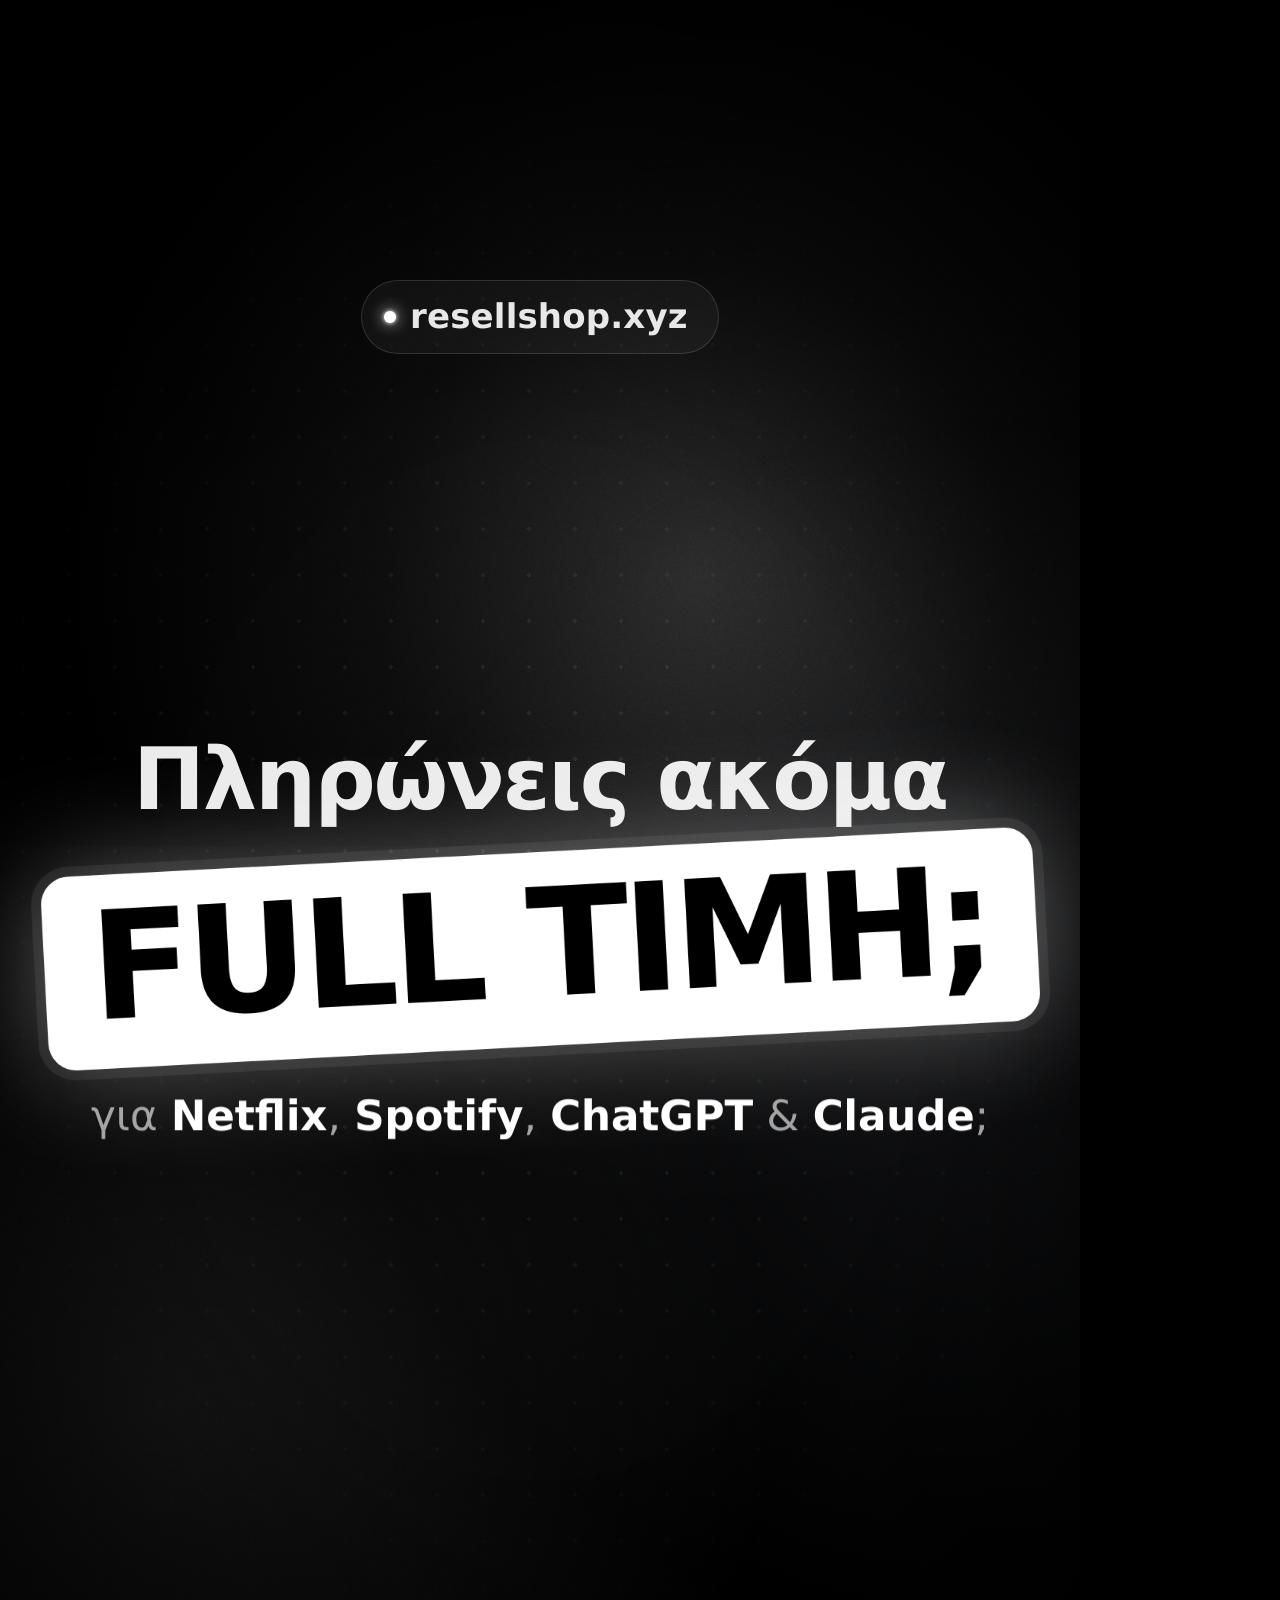
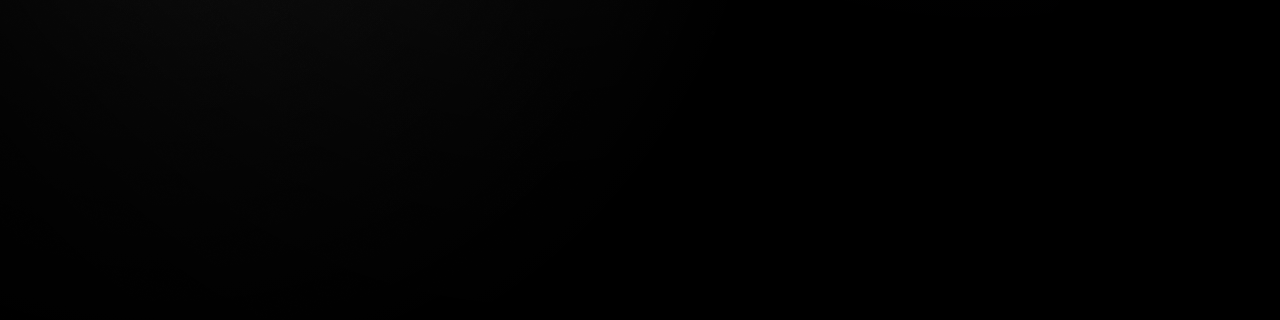
<file: ads/resellshop/ad.html>
<!doctype html>
<html lang="el">
<head>
<meta charset="utf-8">
<title>resellshop.xyz — video ad scene</title>
<style>
  :root { --fg: #fff; --muted: rgba(255,255,255,.62); --line: rgba(255,255,255,.13); --glass: rgba(255,255,255,.045); --glass2: rgba(255,255,255,.085); }
  * { box-sizing: border-box; }
  html, body { margin: 0; padding: 0; background: #000; overflow: hidden; }
  body {
    width: 1080px; height: 1920px; position: relative; color: var(--fg);
    font-family: "Inter Display", "Inter", system-ui, -apple-system, sans-serif;
    -webkit-font-smoothing: antialiased; text-rendering: geometricPrecision;
  }
  #bg { position: absolute; inset: 0; overflow: hidden; background: #000; }
  .blob { position: absolute; width: 1500px; height: 1500px; left: -750px; top: -750px; border-radius: 50%; }
  .b1 { background: radial-gradient(circle, rgba(255,255,255,.17) 0%, rgba(255,255,255,.05) 30%, rgba(255,255,255,0) 62%); }
  .b2 { background: radial-gradient(circle, rgba(255,255,255,.08) 0%, rgba(255,255,255,0) 60%); }
  .b3 { background: radial-gradient(circle, rgba(214,222,255,.07) 0%, rgba(214,222,255,0) 60%); }
  #grid { position: absolute; inset: 0;
          background-image: radial-gradient(rgba(255,255,255,.085) 1.6px, transparent 1.8px);
          background-size: 46px 46px;
          -webkit-mask-image: radial-gradient(65% 45% at 50% 45%, #000 0%, transparent 100%); }
  #vignette { position: absolute; inset: 0;
              background: radial-gradient(80% 60% at 50% 50%, transparent 45%, rgba(0,0,0,.75) 100%); }
  #grain { position: absolute; inset: 0; opacity: .11; mix-blend-mode: soft-light; background-repeat: repeat; }
  #flash { position: absolute; inset: 0; background: radial-gradient(60% 45% at 50% 50%, #fff 0%, rgba(255,255,255,0) 100%); opacity: 0; }

  #stage { position: absolute; left: 50%; top: 50%; width: 1080px; height: 1500px; transform-origin: 50% 50%; }
  .scene { position: absolute; inset: 0; }
  .el { position: absolute; left: 0; right: 0; display: flex; justify-content: center; }
  .anim { will-change: transform, opacity; }
  .center { text-align: center; }

  /* white tile with black glyph, used for every icon */
  .tile { background: #fff; display: flex; align-items: center; justify-content: center; flex: none; position: relative;
          box-shadow: 0 0 46px rgba(255,255,255,.22), 0 18px 40px -16px rgba(0,0,0,.8), inset 0 -3px 0 rgba(0,0,0,.08); }
  .tile svg { color: #000; }
  .tile.c { box-shadow: 0 0 56px color-mix(in srgb, var(--c) 42%, transparent), 0 18px 40px -16px rgba(0,0,0,.8), inset 0 -3px 0 rgba(0,0,0,.08); }

  /* top brand pill */
  .pill { display: inline-flex; align-items: center; gap: 14px; padding: 16px 30px 16px 22px; border-radius: 999px;
          background: var(--glass); border: 1.5px solid var(--line); font-size: 34px; font-weight: 600; letter-spacing: .005em; color: rgba(255,255,255,.9); }
  .pill .dot { width: 12px; height: 12px; border-radius: 50%; background: #fff; box-shadow: 0 0 16px #fff, 0 0 4px #fff; }

  /* hook */
  .hook1 { font-size: 86px; font-weight: 700; letter-spacing: -.025em; color: rgba(255,255,255,.92); }
  .sticker { display: inline-block; padding: 18px 46px 26px; border-radius: 28px; background: #fff; color: #000;
             font-size: 150px; font-weight: 900; letter-spacing: -.04em; line-height: 1;
             box-shadow: 0 0 110px rgba(255,255,255,.38), 0 0 0 10px rgba(255,255,255,.07), 0 40px 80px -30px rgba(0,0,0,.9); transform: rotate(-3deg); }
  .hook3 { font-size: 42px; font-weight: 500; color: var(--muted); }
  .hook3 b { color: #fff; font-weight: 700; }

  /* products */
  .h2 { font-size: 78px; font-weight: 800; letter-spacing: -.035em; line-height: 1.05; }
  .h2.dim { color: rgba(255,255,255,.6); font-weight: 700; }
  .grad { color: #fff; text-shadow: 0 0 50px rgba(255,255,255,.45); }
  .card { width: 930px; height: 176px; border-radius: 40px; display: flex; align-items: center; gap: 30px; padding: 0 40px 0 28px;
          background: linear-gradient(180deg, var(--glass2), var(--glass)); border: 1.5px solid var(--line);
          box-shadow: inset 0 1px 0 rgba(255,255,255,.1), 0 30px 60px -30px rgba(0,0,0,.9); position: relative; overflow: hidden; }
  .card::after { content: ""; position: absolute; inset: 0; pointer-events: none;
                 background: radial-gradient(42% 150% at 0% 50%, color-mix(in srgb, var(--c) 16%, transparent) 0%, transparent 70%); }
  .ibox { width: 118px; height: 118px; border-radius: 30px; }
  .ibox svg { width: 66px; height: 66px; }
  .ctext { flex: 1; min-width: 0; position: relative; }
  .cname { font-size: 62px; font-weight: 800; letter-spacing: -.03em; line-height: 1; white-space: nowrap; }
  .cplan { display: inline-flex; align-items: center; margin-top: 12px; padding: 6px 18px; border-radius: 999px; font-size: 28px; font-weight: 600;
           background: rgba(255,255,255,.07); color: rgba(255,255,255,.85); border: 1.5px solid var(--line); }
  .cright { position: relative; display: flex; align-items: center; gap: 16px; flex: none; }
  .check { width: 76px; height: 76px; border-radius: 50%; background: #fff; display: flex; align-items: center; justify-content: center;
           box-shadow: 0 0 36px rgba(255,255,255,.3); }
  .check svg { width: 42px; height: 42px; color: #000; }
  .pricebox { text-align: right; line-height: 1; }
  .was { font-size: 30px; font-weight: 500; color: rgba(255,255,255,.45); text-decoration: line-through; text-decoration-thickness: 3px; margin-bottom: 8px; }
  .price { font-size: 60px; font-weight: 800; letter-spacing: -.03em; color: #fff; }
  .price .per { font-size: 26px; font-weight: 600; color: var(--muted); margin-left: 4px; letter-spacing: 0; }

  /* benefits */
  .brow { width: 930px; height: 184px; border-radius: 40px; display: flex; align-items: center; gap: 32px; padding: 0 36px;
          background: linear-gradient(180deg, var(--glass2), var(--glass)); border: 1.5px solid var(--line);
          box-shadow: inset 0 1px 0 rgba(255,255,255,.1), 0 30px 60px -30px rgba(0,0,0,.9); }
  .bico { width: 112px; height: 112px; border-radius: 30px; }
  .bico svg { width: 60px; height: 60px; }
  .btitle { font-size: 54px; font-weight: 800; letter-spacing: -.025em; line-height: 1.05; }
  .bsub { font-size: 32px; font-weight: 500; color: var(--muted); margin-top: 10px; }

  /* more */
  .mhead { font-size: 92px; font-weight: 800; letter-spacing: -.04em; line-height: 1; text-shadow: 0 0 60px rgba(255,255,255,.3); }
  .msub { font-size: 40px; font-weight: 500; color: var(--muted); margin-top: 18px; }
  .mrow { position: absolute; left: 0; width: 1080px; overflow: hidden; height: 96px;
          -webkit-mask-image: linear-gradient(90deg, transparent 0%, #000 12%, #000 88%, transparent 100%); }
  .mtrack { position: absolute; left: 0; top: 0; display: flex; gap: 20px; white-space: nowrap; will-change: transform; }
  .chip { display: inline-flex; align-items: center; gap: 16px; height: 96px; padding: 0 34px 0 26px; border-radius: 999px; font-size: 38px; font-weight: 600;
          background: var(--glass); border: 1.5px solid var(--line); color: rgba(255,255,255,.9); }
  .chip i { width: 12px; height: 12px; border-radius: 50%; background: #fff; box-shadow: 0 0 14px rgba(255,255,255,.9); }

  /* cta */
  .logo { display: flex; align-items: center; gap: 26px; }
  .logo .mark { width: 128px; height: 128px; border-radius: 36px; }
  .logo .mark svg { width: 72px; height: 72px; }
  .logo .word { font-size: 112px; font-weight: 800; letter-spacing: -.05em; line-height: 1; text-shadow: 0 0 60px rgba(255,255,255,.25); }
  .logo .word .tld { font-size: 60px; font-weight: 600; color: rgba(255,255,255,.5); letter-spacing: -.02em; margin-left: 6px; text-shadow: none; }
  .tagline { font-size: 50px; font-weight: 600; color: rgba(255,255,255,.8); letter-spacing: -.015em; }
  .btn { position: relative; display: inline-flex; align-items: center; gap: 22px; padding: 34px 64px 36px 70px; border-radius: 999px; overflow: hidden;
         background: #fff; color: #000; font-size: 66px; font-weight: 800; letter-spacing: -.03em;
         box-shadow: 0 0 120px rgba(255,255,255,.4), 0 0 0 12px rgba(255,255,255,.07), 0 40px 80px -30px rgba(0,0,0,.9); }
  .btn svg { width: 64px; height: 64px; }
  .btn .shine { position: absolute; top: -40px; bottom: -40px; left: 0; width: 160px; pointer-events: none;
                background: linear-gradient(100deg, rgba(0,0,0,0) 0%, rgba(0,0,0,.09) 50%, rgba(0,0,0,0) 100%); transform: translateX(-300px) skewX(-12deg); }
  .ripple { position: absolute; left: 50%; top: 50%; width: 560px; height: 160px; margin: -80px 0 0 -280px; border-radius: 999px; border: 6px solid #fff; opacity: 0; pointer-events: none; }
  .urlpill { display: inline-flex; align-items: center; gap: 16px; padding: 18px 36px 18px 26px; border-radius: 999px; font-size: 44px; font-weight: 600;
             background: var(--glass); border: 1.5px solid var(--line); color: rgba(255,255,255,.92); }
  .urlpill svg { width: 44px; height: 44px; color: #fff; }
  .minis { display: flex; gap: 18px; }
  .mini { width: 92px; height: 92px; border-radius: 26px; }
  .mini svg { width: 50px; height: 50px; }
</style>
</head>
<body>
  <div id="bg">
    <div class="blob b1" id="b1"></div>
    <div class="blob b2" id="b2"></div>
    <div class="blob b3" id="b3"></div>
    <div id="grid"></div>
    <div id="grain"></div>
    <div id="vignette"></div>
  </div>
  <div id="stage"></div>
  <div id="flash"></div>

<script>
/* ---------- icons ---------- */
const ICONS = {
  spark: '<svg viewBox="0 0 24 24" fill="currentColor"><path d="M12 1.5l2.6 6.9 6.9 2.6-6.9 2.6L12 20.5l-2.6-6.9L2.5 11l6.9-2.6z"/><path d="M19.5 15l1 2.5 2.5 1-2.5 1-1 2.5-1-2.5-2.5-1 2.5-1z" opacity=".85"/></svg>',
  chat: '<svg viewBox="0 0 24 24" fill="currentColor"><path d="M4 3h16a3 3 0 0 1 3 3v9a3 3 0 0 1-3 3H9.5L5 22v-4H4a3 3 0 0 1-3-3V6a3 3 0 0 1 3-3z"/><circle cx="8" cy="10.5" r="1.6" fill="#0b0b12" opacity=".55"/><circle cx="12" cy="10.5" r="1.6" fill="#0b0b12" opacity=".55"/><circle cx="16" cy="10.5" r="1.6" fill="#0b0b12" opacity=".55"/></svg>',
  bars: '<svg viewBox="0 0 24 24" fill="currentColor"><rect x="2.5" y="9" width="3.4" height="9" rx="1.7"/><rect x="7.8" y="4" width="3.4" height="14" rx="1.7"/><rect x="13.1" y="7" width="3.4" height="11" rx="1.7"/><rect x="18.4" y="11" width="3.4" height="7" rx="1.7"/><rect x="2.5" y="19.5" width="19.3" height="2" rx="1" opacity=".55"/></svg>',
  play: '<svg viewBox="0 0 24 24" fill="currentColor"><path d="M7.5 4.6c0-1.2 1.3-1.9 2.3-1.3l11 6.9c.9.6.9 2 0 2.6l-11 6.9c-1 .6-2.3-.1-2.3-1.3z"/></svg>',
  tv: '<svg viewBox="0 0 24 24" fill="currentColor"><path d="M3 4h18a2 2 0 0 1 2 2v10a2 2 0 0 1-2 2h-6.5l2 2.5H7.5l2-2.5H3a2 2 0 0 1-2-2V6a2 2 0 0 1 2-2z"/><path d="M10 8.3v5.4l4.6-2.7z" fill="#0b0b12" opacity=".55"/></svg>',
  star: '<svg viewBox="0 0 24 24" fill="currentColor"><path d="M12 2.5l2.9 6.2 6.8.8-5 4.7 1.3 6.7L12 17.6 6 20.9l1.3-6.7-5-4.7 6.8-.8z"/></svg>',
  bolt: '<svg viewBox="0 0 24 24" fill="currentColor"><path d="M13.5 1.5L3.8 13.6h6.4L9.4 22.5l9.8-12.1h-6.4z"/></svg>',
  lock: '<svg viewBox="0 0 24 24" fill="currentColor"><path d="M6.5 10V8a5.5 5.5 0 1 1 11 0v2H19a2 2 0 0 1 2 2v8a2 2 0 0 1-2 2H5a2 2 0 0 1-2-2v-8a2 2 0 0 1 2-2zm2.6 0h5.8V8a2.9 2.9 0 1 0-5.8 0zM12 14a1.6 1.6 0 0 0-.8 3v1.5h1.6V17a1.6 1.6 0 0 0-.8-3z"/></svg>',
  headset: '<svg viewBox="0 0 24 24" fill="currentColor"><path d="M12 2.5a8.5 8.5 0 0 0-8.5 8.5v6A3 3 0 0 0 6.5 20h1a1.5 1.5 0 0 0 1.5-1.5v-5A1.5 1.5 0 0 0 7.5 12h-2v-1a6.5 6.5 0 1 1 13 0v1h-2a1.5 1.5 0 0 0-1.5 1.5v5a1.5 1.5 0 0 0 1.5 1.5h1a3 3 0 0 0 3-3v-6A8.5 8.5 0 0 0 12 2.5z"/><path d="M12 22.5c2.4 0 4.3-.9 5.5-2.1l-1.4-1.4c-.9.9-2.3 1.5-4.1 1.5z"/></svg>',
  arrow: '<svg viewBox="0 0 24 24" fill="none" stroke="currentColor" stroke-width="3.2" stroke-linecap="round" stroke-linejoin="round"><path d="M4 12h15M13 5l7 7-7 7"/></svg>',
  check: '<svg viewBox="0 0 24 24" fill="none" stroke="currentColor" stroke-width="3.6" stroke-linecap="round" stroke-linejoin="round"><path d="M4.5 12.5l4.8 4.8L19.5 7"/></svg>',
  globe: '<svg viewBox="0 0 24 24" fill="none" stroke="currentColor" stroke-width="2.2" stroke-linecap="round"><circle cx="12" cy="12" r="9"/><path d="M3 12h18M12 3c3 3.2 3 14.8 0 18M12 3c-3 3.2-3 14.8 0 18"/></svg>',
  bag: '<svg viewBox="0 0 24 24" fill="currentColor"><path d="M6.2 7.5h11.6l1.2 12.3a2 2 0 0 1-2 2.2H7a2 2 0 0 1-2-2.2zM9 9V6a3 3 0 0 1 6 0v3h-1.8V6a1.2 1.2 0 0 0-2.4 0v3z"/></svg>',
};
const icon = (n) => ICONS[n] || ICONS.star;

/* ---------- easing & tween helpers ---------- */
const E = {
  linear: t => t,
  outCubic: t => 1 - Math.pow(1 - t, 3),
  inCubic: t => t * t * t,
  inOutCubic: t => t < .5 ? 4 * t * t * t : 1 - Math.pow(-2 * t + 2, 3) / 2,
  outQuint: t => 1 - Math.pow(1 - t, 5),
  outExpo: t => t >= 1 ? 1 : 1 - Math.pow(2, -10 * t),
  outBack: t => { const c1 = 1.70158, c3 = c1 + 1; return 1 + c3 * Math.pow(t - 1, 3) + c1 * Math.pow(t - 1, 2); },
  outBackSoft: t => { const c1 = 1.0, c3 = c1 + 1; return 1 + c3 * Math.pow(t - 1, 3) + c1 * Math.pow(t - 1, 2); },
  outBackHard: t => { const c1 = 2.6, c3 = c1 + 1; return 1 + c3 * Math.pow(t - 1, 3) + c1 * Math.pow(t - 1, 2); },
  outElastic: t => t <= 0 ? 0 : t >= 1 ? 1 : Math.pow(2, -10 * t) * Math.sin((t * 10 - 0.75) * (2 * Math.PI / 3)) + 1,
};
const clamp = (x, a, b) => Math.max(a, Math.min(b, x));
const lerp = (a, b, p) => a + (b - a) * p;
const P = (t, s, d, ease) => (ease || E.outCubic)(clamp((t - s) / d, 0, 1));

/* Animates an element in/out. Returns its opacity. */
function show(el, t, inS, inD, outS, outD, o = {}) {
  const dy = o.dy ?? 70, dx = o.dx ?? 0, ds = o.ds ?? 0.92, rot = o.rot ?? 0;
  const ody = o.ody ?? -50, odx = o.odx ?? 0, ods = o.ods ?? 0.96;
  const inEase = o.inEase || E.outBack, outEase = o.outEase || E.inCubic;
  let op = 0, x = 0, y = 0, s = 1, r = 0;
  if (t < inS) { op = 0; x = dx; y = dy; s = ds; r = rot; }
  else if (t < inS + inD) {
    const p = inEase((t - inS) / inD);
    op = E.outCubic(clamp((t - inS) / (inD * (o.fadeFrac ?? 0.55)), 0, 1));
    x = lerp(dx, 0, p); y = lerp(dy, 0, p); s = lerp(ds, 1, p); r = lerp(rot, 0, p);
  } else if (outS == null || t < outS) { op = 1; }
  else if (t < outS + outD) {
    const p = outEase((t - outS) / outD);
    op = 1 - p; x = lerp(0, odx, p); y = lerp(0, ody, p); s = lerp(1, ods, p);
  } else { op = 0; }
  if (o.extraScale) s *= o.extraScale(t);
  el.style.opacity = op.toFixed(4);
  el.style.transform = `translate3d(${x.toFixed(2)}px,${y.toFixed(2)}px,0) scale(${s.toFixed(4)}) rotate(${r.toFixed(3)}deg)`;
  el.style.visibility = op <= 0.002 ? 'hidden' : 'visible';
  return op;
}

/* ---------- timeline (seconds) ---------- */
const T = {
  duration: 15.0,
  hook:  { in: 0.00, out: 1.95, outD: 0.25 },
  prods: { in: 2.05, out: 6.90, outD: 0.30 },
  bene:  { in: 7.05, out: 9.50, outD: 0.28 },
  more:  { in: 9.65, out: 11.75, outD: 0.25 },
  cta:   { in: 11.90 },
  taps:  [13.45, 14.25],
};

/* ---------- build DOM from config ---------- */
let C = null, W = 1080, H = 1920;
const $ = (sel, root = document) => root.querySelector(sel);
function h(tag, cls, html) { const e = document.createElement(tag); if (cls) e.className = cls; if (html != null) e.innerHTML = html; return e; }
function el(top, cls, inner) {
  const wrap = h('div', 'el'); wrap.style.top = top + 'px';
  const anim = h('div', 'anim ' + (cls || '')); anim.append(inner); wrap.append(anim); return { wrap, anim };
}
const R = {}; // refs

function makeGrain() {
  const c = document.createElement('canvas'); c.width = c.height = 256;
  const ctx = c.getContext('2d'); const img = ctx.createImageData(256, 256);
  let seed = 1337; const rnd = () => { seed = (seed * 1664525 + 1013904223) >>> 0; return seed / 4294967296; };
  for (let i = 0; i < img.data.length; i += 4) { const v = 90 + rnd() * 110; img.data[i] = img.data[i + 1] = img.data[i + 2] = v; img.data[i + 3] = 255; }
  ctx.putImageData(img, 0, 0); $('#grain').style.backgroundImage = `url(${c.toDataURL()})`;
}

function build(config, w, h_) {
  C = config; W = w || 1080; H = h_ || 1920;
  document.body.style.width = W + 'px'; document.body.style.height = H + 'px';
  makeGrain();
  const stage = $('#stage'); stage.innerHTML = '';
  const scale = Math.min(W / 1080, H / 1500);
  stage.dataset.scale = scale;

  // persistent brand pill
  const pill = el(70, '', h('div', 'pill', `<span class="dot"></span>${C.brand}`));
  R.pill = pill.anim; stage.append(pill.wrap);

  // --- hook ---
  const hook = h('div', 'scene'); R.hook = hook;
  const k1 = el(520, 'center', h('div', 'hook1', C.hook.line1));
  const k2 = el(642, 'center', h('div', 'sticker', C.hook.line2));
  const k3 = el(880, 'center', h('div', 'hook3', C.hook.line3));
  R.k1 = k1.anim; R.k2 = k2.anim; R.k3 = k3.anim;
  hook.append(k1.wrap, k2.wrap, k3.wrap); stage.append(hook);

  // --- products ---
  const prods = h('div', 'scene'); R.prods = prods;
  const p1 = el(150, 'center', h('div', 'h2 dim', C.products.title1));
  const p2 = el(240, 'center', h('div', 'h2 grad', C.products.title2));
  R.p1 = p1.anim; R.p2 = p2.anim; prods.append(p1.wrap, p2.wrap);
  R.cards = []; R.checks = [];
  C.products.items.slice(0, 4).forEach((p, i) => {
    const card = h('div', 'card'); card.style.setProperty('--c', p.color);
    const dark = '';
    let right;
    if (p.price) {
      right = `<div class="pricebox">${p.was ? `<div class="was">${p.was}</div>` : ''}<div class="price">${p.price}<span class="per">${p.period || ''}</span></div></div>`;
    } else right = '';
    card.innerHTML = `<div class="ibox tile c">${icon(p.icon)}</div>
      <div class="ctext"><div class="cname">${p.name}</div><div class="cplan">${p.plan}</div></div>
      <div class="cright">${right}<div class="check">${ICONS.check}</div></div>`;
    const c = el(400 + i * 200, '', card);
    R.cards.push(c.anim); R.checks.push($('.check', card)); prods.append(c.wrap);
  });
  stage.append(prods);

  // --- benefits ---
  const bene = h('div', 'scene'); R.bene = bene;
  const bh = el(300, 'center', h('div', 'h2', C.benefits.title));
  R.bh = bh.anim; bene.append(bh.wrap); R.brows = [];
  C.benefits.items.slice(0, 3).forEach((b, i) => {
    const row = h('div', 'brow', `<div class="bico tile">${icon(b.icon)}</div><div><div class="btitle">${b.title}</div><div class="bsub">${b.sub}</div></div>`);
    const r = el(470 + i * 220, '', row); R.brows.push(r.anim); bene.append(r.wrap);
  });
  stage.append(bene);

  // --- more ---
  const more = h('div', 'scene'); R.more = more;
  const mh = el(380, 'center', h('div', '', `<div class="mhead">${C.more.title}</div><div class="msub">${C.more.sub}</div>`));
  R.mh = mh.anim; more.append(mh.wrap);
  const palette = ['#ff0000', '#00c4cc', '#113ccf', '#58cc02', '#4687ff', '#f47521', '#5865f2', '#107c10', '#ff3366', '#8e44ad', '#f1c40f', '#1abc9c'];
  R.mtracks = [];
  const rows = [C.more.items.filter((_, i) => i % 2 === 0), C.more.items.filter((_, i) => i % 2 === 1)];
  rows.forEach((items, ri) => {
    const row = h('div', 'mrow'); row.style.top = (640 + ri * 124) + 'px';
    const track = h('div', 'mtrack');
    const list = [...items, ...items, ...items, ...items];
    list.forEach((name, j) => { const chip = h('div', 'chip', `<i></i>${name}`); chip.style.setProperty('--c', palette[(j + ri * 5) % palette.length]); track.append(chip); });
    row.append(track); more.append(row); R.mtracks.push({ track, items: items.length, dir: ri === 0 ? -1 : 1 });
  });
  stage.append(more);

  // --- cta ---
  const cta = h('div', 'scene'); R.cta = cta;
  const minis = h('div', 'minis');
  C.products.items.slice(0, 4).forEach(p => { const m = h('div', 'mini tile c', icon(p.icon)); m.style.setProperty('--c', p.color); minis.append(m); });
  const cm = el(300, '', minis); R.cm = cm.anim;
  const brandHtml = `<div class="mark tile">${ICONS.bag}</div><div class="word">${C.logo.a}<span class="grad">${C.logo.b}</span><span class="tld">${C.logo.tld}</span></div>`;
  const cl = el(460, '', h('div', 'logo', brandHtml)); R.cl = cl.anim;
  const ct = el(640, 'center', h('div', 'tagline', C.cta.tagline)); R.ct = ct.anim;
  const btn = h('div', 'btn', `<span>${C.cta.button}</span>${ICONS.arrow}<div class="shine" id="shine"></div><div class="ripple" id="rip1"></div><div class="ripple" id="rip2"></div>`);
  const cb = el(760, '', btn); R.cb = cb.anim; R.btn = btn;
  const cu = el(960, '', h('div', 'urlpill', `${ICONS.globe}${C.brand}`)); R.cu = cu.anim;
  cta.append(cm.wrap, cl.wrap, ct.wrap, cb.wrap, cu.wrap); stage.append(cta);

  R.rips = [$('#rip1'), $('#rip2')];
  seek(0);
}

/* ---------- seek: set every style for time t ---------- */
function seek(t) {
  const stage = $('#stage'); const base = parseFloat(stage.dataset.scale || '1');
  // background drift
  const bx = (cx, cy) => `translate3d(${cx.toFixed(1)}px,${cy.toFixed(1)}px,0)`;
  const ky = H / 1920;
  $('#b1').style.transform = bx(540 + 260 * Math.sin(t * 0.45), (420 + 180 * Math.cos(t * 0.35)) * ky);
  $('#b2').style.transform = bx(140 + 220 * Math.cos(t * 0.3 + 1), (1300 + 200 * Math.sin(t * 0.4)) * ky);
  $('#b3').style.transform = bx(900 + 200 * Math.sin(t * 0.5 + 2), (1000 + 240 * Math.cos(t * 0.3 + 1)) * ky);
  const glow = t >= T.cta.in ? 1 + 0.25 * P(t, T.cta.in, 0.6) : 1;
  $('#b1').style.opacity = glow; $('#b2').style.opacity = glow; $('#b3').style.opacity = glow;

  // screen shake when the sticker lands + at the CTA impact
  let shx = 0, shy = 0;
  const shake = (t0, amp, dur) => { if (t >= t0 && t < t0 + dur) { const k = 1 - (t - t0) / dur; shx += Math.sin((t - t0) * 190) * amp * k; shy += Math.cos((t - t0) * 230) * amp * k; } };
  shake(0.86, 13, 0.22); shake(T.cta.in, 10, 0.25);
  stage.style.transform = `translate(-50%,-50%) translate(${shx.toFixed(1)}px,${shy.toFixed(1)}px) scale(${base})`;

  // flash at CTA
  $('#flash').style.opacity = (t >= T.cta.in ? 0.55 * (1 - P(t, T.cta.in, 0.4, E.outCubic)) : 0).toFixed(3);

  // brand pill
  show(R.pill, t, 0.30, 0.5, T.cta.in - 0.1, 0.25, { dy: -40, ds: 0.9, ody: -40 });

  // --- hook ---
  const hk = T.hook;
  const vis = (scene, a, b) => { scene.style.display = (t >= a - 0.01 && t < b) ? '' : 'none'; };
  vis(R.hook, hk.in, hk.out + hk.outD + 0.05);
  show(R.k1, t, 0.10, 0.5, hk.out, hk.outD, { dy: 60, ds: 0.96, inEase: E.outQuint, ody: -40, ods: 0.94 });
  show(R.k2, t, 0.42, 0.5, hk.out, hk.outD, { dy: 0, ds: 2.2, inEase: E.outExpo, fadeFrac: 0.25, ods: 0.9, ody: -30 });
  show(R.k3, t, 1.10, 0.45, hk.out, hk.outD, { dy: 40, ds: 1, inEase: E.outCubic, ody: -40 });

  // --- products ---
  const pr = T.prods;
  vis(R.prods, pr.in, pr.out + pr.outD + 0.3);
  show(R.p1, t, pr.in + 0.05, 0.5, pr.out, pr.outD, { dy: 60, ds: 0.96, inEase: E.outQuint, ody: -60 });
  show(R.p2, t, pr.in + 0.18, 0.5, pr.out, pr.outD, { dy: 60, ds: 0.96, inEase: E.outQuint, ody: -60 });
  R.cards.forEach((c, i) => {
    const s = pr.in + 0.32 + i * 0.3;
    show(c, t, s, 0.62, pr.out + i * 0.04, pr.outD, { dy: 110, ds: 0.86, inEase: E.outBack, ody: -40, ods: 0.95 });
    const cp = P(t, s + 0.38, 0.45, E.outBackHard);
    R.checks[i].style.transform = `scale(${cp.toFixed(3)})`; R.checks[i].style.opacity = cp > 0 ? 1 : 0;
  });

  // --- benefits ---
  const be = T.bene;
  vis(R.bene, be.in, be.out + be.outD + 0.2);
  show(R.bh, t, be.in + 0.05, 0.5, be.out, be.outD, { dy: 60, ds: 0.96, inEase: E.outQuint, ody: -60 });
  R.brows.forEach((r, i) => show(r, t, be.in + 0.3 + i * 0.22, 0.6, be.out + i * 0.04, be.outD, { dx: -120, dy: 0, ds: 0.96, inEase: E.outBack, odx: 120, ody: 0 }));

  // --- more ---
  const mo = T.more;
  vis(R.more, mo.in, mo.out + mo.outD + 0.2);
  show(R.mh, t, mo.in + 0.05, 0.5, mo.out, mo.outD, { dy: 50, ds: 0.9, inEase: E.outBack, ody: -50 });
  R.mtracks.forEach((m, ri) => {
    const op = show(m.track.parentElement, t, mo.in + 0.2 + ri * 0.1, 0.5, mo.out, mo.outD, { dy: 40, ds: 1, inEase: E.outCubic, ody: 0 });
    const w = m.track.scrollWidth / 4 || 1000; // one copy of the items
    const speed = 150; // px / s
    let off = ((t - mo.in) * speed) % w; if (m.dir < 0) off = -off; else off = off - w;
    m.track.style.transform = `translate3d(${off.toFixed(1)}px,0,0)`;
  });

  // --- cta ---
  const ct = T.cta;
  vis(R.cta, ct.in, 1e9);
  show(R.cm, t, ct.in + 0.05, 0.6, null, 0, { dy: 50, ds: 0.6, inEase: E.outBack });
  show(R.cl, t, ct.in + 0.1, 0.65, null, 0, { dy: 30, ds: 0.55, inEase: E.outBack });
  show(R.ct, t, ct.in + 0.4, 0.5, null, 0, { dy: 40, ds: 0.96, inEase: E.outQuint });
  const pulse = (tt) => {
    let s = 1 + 0.03 * Math.sin((tt - ct.in) * 2 * Math.PI * 1.15);
    T.taps.forEach(tp => { if (tt >= tp && tt < tp + 0.35) { const q = (tt - tp) / 0.35; s *= 1 - 0.09 * Math.sin(q * Math.PI); } });
    return s;
  };
  show(R.cb, t, ct.in + 0.55, 0.65, null, 0, { dy: 50, ds: 0.6, inEase: E.outBack, extraScale: pulse });
  show(R.cu, t, ct.in + 0.85, 0.5, null, 0, { dy: 40, ds: 0.96, inEase: E.outQuint });
  { const sh = $('#shine'); let sx = -300;
    [ct.in + 1.3, ct.in + 2.4].forEach(t0 => { if (t >= t0 && t < t0 + 0.8) sx = lerp(-300, 900, E.inOutCubic((t - t0) / 0.8)); });
    sh.style.transform = `translateX(${sx.toFixed(1)}px) skewX(-12deg)`; }
  R.rips.forEach((r, i) => {
    const tp = T.taps[i]; if (!tp) return;
    if (t >= tp && t < tp + 0.7) { const q = P(t, tp, 0.7, E.outCubic); r.style.opacity = (0.9 * (1 - q)).toFixed(3); r.style.transform = `scale(${(1 + 0.55 * q).toFixed(3)})`; }
    else r.style.opacity = 0;
  });
}

/* events for the audio script (sfx sync) */
function getEvents() {
  const ev = [];
  ev.push({ t: 0.10, type: 'whoosh' });
  ev.push({ t: 0.86, type: 'slam' });
  ev.push({ t: T.prods.in, type: 'whoosh' });
  for (let i = 0; i < 4; i++) ev.push({ t: T.prods.in + 0.32 + i * 0.3 + 0.12, type: 'pop', idx: i });
  for (let i = 0; i < 4; i++) ev.push({ t: T.prods.in + 0.32 + i * 0.3 + 0.5, type: 'tick', idx: i });
  ev.push({ t: T.bene.in, type: 'whoosh' });
  for (let i = 0; i < 3; i++) ev.push({ t: T.bene.in + 0.3 + i * 0.22 + 0.1, type: 'pop', idx: i });
  ev.push({ t: T.more.in, type: 'whoosh' });
  ev.push({ t: T.cta.in - 1.0, type: 'riser', dur: 1.0 });
  ev.push({ t: T.cta.in, type: 'impact' });
  ev.push({ t: T.cta.in + 0.55 + 0.1, type: 'pop', idx: 0 });
  T.taps.forEach(tp => ev.push({ t: tp, type: 'tap' }));
  return { duration: T.duration, sections: { drop: T.prods.in, cta: T.cta.in }, events: ev };
}
window.build = build; window.seek = seek; window.getEvents = getEvents; window.T = T;

/* standalone preview in a browser: ?t=3.2 seeks, otherwise it plays */
if (!window.__RENDER__) {
  fetch('config.el.json').then(r => r.json()).then(cfg => {
    build(cfg, 1080, 1920);
    const q = new URLSearchParams(location.search);
    if (q.has('t')) seek(parseFloat(q.get('t')));
    else { const t0 = performance.now(); (function loop() { seek(((performance.now() - t0) / 1000) % T.duration); requestAnimationFrame(loop); })(); }
  });
}
</script>
</body>
</html>
</file>
<file: assets/style.css>
:root {
  --bg: #07070a;
  --panel: rgba(255, 255, 255, 0.035);
  --card: linear-gradient(180deg, rgba(255, 255, 255, 0.05), rgba(255, 255, 255, 0.015));
  --field: rgba(255, 255, 255, 0.045);
  --line: rgba(255, 255, 255, 0.085);
  --text: #ece9e4;
  --muted: #9a968f;
  --gold: #f5b866;
  --gold2: #ffd9a0;
  --ink: #140d03;
  --r: 14px;
  color-scheme: dark;
}
* { box-sizing: border-box; }
[hidden] { display: none !important; }
html { scroll-behavior: smooth; -webkit-text-size-adjust: 100%; }
body {
  margin: 0;
  background: var(--bg);
  color: var(--text);
  font: 16px/1.55 system-ui, -apple-system, "Segoe UI", Roboto, sans-serif;
  -webkit-font-smoothing: antialiased;
  overflow-x: hidden;
}
/* atmospheric background: warm glow from above, cool glow below, faint stars and film grain (static, GPU-cheap) */
body::before, body::after { content: ""; position: fixed; inset: 0; z-index: -1; pointer-events: none; }
body::before {
  background:
    radial-gradient(90% 55% at 50% -12%, rgba(245, 184, 102, 0.16), transparent 62%),
    radial-gradient(70% 50% at 115% 95%, rgba(96, 112, 210, 0.11), transparent 62%),
    radial-gradient(55% 45% at -15% 60%, rgba(210, 120, 60, 0.08), transparent 62%),
    linear-gradient(180deg, #09090c 0%, #0c0b10 45%, #070609 100%);
}
body::after {
  opacity: 0.8;
  background:
    radial-gradient(1px 1px at 12% 18%, rgba(255, 255, 255, 0.5) 50%, transparent 51%),
    radial-gradient(1px 1px at 68% 9%, rgba(255, 236, 200, 0.45) 50%, transparent 51%),
    radial-gradient(1.5px 1.5px at 84% 42%, rgba(255, 255, 255, 0.35) 50%, transparent 51%),
    radial-gradient(1px 1px at 33% 67%, rgba(255, 255, 255, 0.4) 50%, transparent 51%),
    radial-gradient(1px 1px at 52% 88%, rgba(255, 236, 200, 0.35) 50%, transparent 51%),
    radial-gradient(1px 1px at 91% 76%, rgba(255, 255, 255, 0.3) 50%, transparent 51%),
    url("data:image/svg+xml,%3Csvg xmlns='http://www.w3.org/2000/svg' width='180' height='180'%3E%3Cfilter id='n'%3E%3CfeTurbulence type='fractalNoise' baseFrequency='.85' numOctaves='2' stitchTiles='stitch'/%3E%3CfeColorMatrix type='saturate' values='0'/%3E%3C/filter%3E%3Crect width='100%25' height='100%25' filter='url(%23n)' opacity='.07'/%3E%3C/svg%3E");
  background-size: 420px 420px, 420px 420px, 420px 420px, 420px 420px, 420px 420px, 420px 420px, 180px 180px;
}
a { color: inherit; }
svg { width: 18px; height: 18px; fill: currentColor; }

/* ---------- nav ---------- */
.nav {
  position: fixed; inset: 0 0 auto; z-index: 10;
  display: flex; justify-content: space-between; align-items: center;
  padding: calc(14px + env(safe-area-inset-top)) 16px 14px;
  background: linear-gradient(rgba(7, 7, 10, 0.92), rgba(7, 7, 10, 0.78));
  border-bottom: 1px solid rgba(255, 255, 255, 0.05);
}
.brand {
  font: 900 15px/1 "Cinzel", serif;
  letter-spacing: 0.08em; text-decoration: none;
}
.nav-cta {
  font-size: 12px; letter-spacing: 0.16em; text-transform: uppercase; text-decoration: none;
  color: var(--gold2); border: 1px solid rgba(245, 184, 102, 0.35);
  padding: 8px 14px; border-radius: 999px;
}

/* ---------- hero ---------- */
.hero {
  min-height: 100vh; min-height: 100svh;
  display: flex; flex-direction: column; align-items: center; justify-content: center;
  padding: 72px 16px 40px; text-align: center;
}
.stage {
  position: relative; width: min(96vw, 74svh, 680px); aspect-ratio: 1;
  container-type: inline-size;
}
#globe { display: block; width: 100%; height: 100%; opacity: 0; transition: opacity 1.4s ease; }
#globe.ready { opacity: 1; }
.axis {
  position: absolute; left: 50%; top: 3%; bottom: 3%; width: 1px; transform: translateX(-50%);
  background: linear-gradient(transparent, rgba(255, 255, 255, 0.6) 22%, rgba(255, 255, 255, 0.6) 78%, transparent);
}
.spark {
  position: absolute; left: 50%; width: 7%; aspect-ratio: 1; background: #fff;
  clip-path: polygon(50% 0, 56% 44%, 100% 50%, 56% 56%, 50% 100%, 44% 56%, 0 50%, 44% 44%);
  transform: translate(-50%, -50%);
  animation: twinkle 3.4s ease-in-out infinite;
}
.s1 { top: 23%; }
.s2 { top: 74%; animation-delay: 1.7s; }
@keyframes twinkle { 50% { opacity: 0.45; transform: translate(-50%, -50%) scale(0.7); } }
.mark {
  position: absolute; inset: 0; margin: 0; pointer-events: none;
  display: flex; flex-direction: column; align-items: center; justify-content: center;
  font-weight: 400; will-change: transform;
}
.mark-main {
  font: 900 13vw/1 "Cinzel", serif;
  font-size: 13.2cqw;
  letter-spacing: 0.02em;
  background: linear-gradient(180deg, #fff 0%, #e4e4e4 30%, #8b8b8b 49%, #f3f3f3 62%, #a5a5a5 100%);
  -webkit-background-clip: text; background-clip: text; color: transparent;
  filter: drop-shadow(0 3px 10px rgba(0, 0, 0, 0.95));
}
.mark-sub {
  font: 400 4vw/1 "Cinzel", serif;
  font-size: 4.1cqw;
  letter-spacing: 0.55em; margin: 0.7em -0.55em 0 0;
  color: #ebe6dd; text-shadow: 0 2px 8px #000, 0 0 2px #000;
}
.tag {
  margin: 6px 0 22px; color: var(--muted);
  font-size: 12px; letter-spacing: 0.22em; text-transform: uppercase;
}

/* ---------- buttons ---------- */
.btn {
  appearance: none; border: 0; cursor: pointer;
  display: inline-flex; align-items: center; justify-content: center; gap: 8px;
  padding: 16px 28px; border-radius: 999px;
  font: 600 13px/1 system-ui, -apple-system, sans-serif; letter-spacing: 0.18em; text-transform: uppercase;
  text-decoration: none; color: var(--ink);
  background: linear-gradient(180deg, #ffe2b3, #f2a94e);
  box-shadow: 0 0 0 1px rgba(255, 220, 170, 0.4), 0 10px 40px -10px rgba(245, 170, 80, 0.6);
  transition: transform 0.15s, opacity 0.2s;
}
.btn:active { transform: scale(0.97); }
.btn:disabled { opacity: 0.5; cursor: default; }
.btn.ghost { background: transparent; color: var(--text); box-shadow: inset 0 0 0 1px var(--line); }

/* ---------- sections ---------- */
.wrap { max-width: 760px; margin: 0 auto; padding: 64px 16px; scroll-margin-top: 40px; }
h2 {
  font: 600 clamp(22px, 6vw, 32px)/1.2 "Cinzel", serif;
  letter-spacing: 0.12em; text-transform: uppercase; margin: 0 0 8px;
}
.lead { color: var(--muted); margin: 0 0 28px; }
.pillars {
  display: grid; grid-template-columns: repeat(auto-fit, minmax(200px, 1fr)); gap: 12px;
  margin: 0; padding: 0; list-style: none;
}
.pillars li { border: 1px solid var(--line); border-radius: var(--r); padding: 18px; background: var(--card); }
.pillars b { display: block; color: var(--gold2); font: 600 14px/1.3 "Cinzel", serif; letter-spacing: 0.1em; margin-bottom: 6px; }
.pillars span { color: var(--muted); font-size: 14px; }

/* ---------- form ---------- */
.grid { display: grid; grid-template-columns: 1fr 1fr; gap: 14px; }
@media (max-width: 600px) { .grid { grid-template-columns: 1fr; } }
label {
  display: flex; flex-direction: column; gap: 6px;
  font-size: 11px; letter-spacing: 0.14em; text-transform: uppercase; color: var(--muted);
}
input, textarea, select {
  width: 100%; padding: 13px 14px; border-radius: 10px;
  font: 16px/1.4 system-ui, -apple-system, sans-serif; letter-spacing: normal; text-transform: none;
  color: var(--text); background: var(--field); border: 1px solid var(--line);
}
textarea { resize: vertical; }
input:focus, textarea:focus { outline: none; border-color: rgba(245, 184, 102, 0.6); box-shadow: 0 0 0 3px rgba(245, 184, 102, 0.12); }
.full { margin-top: 14px; }
.drop {
  position: relative; margin-top: 14px; padding: 26px 16px; align-items: center; text-align: center; cursor: pointer;
  border: 1px dashed rgba(245, 184, 102, 0.45); border-radius: var(--r); background: rgba(245, 184, 102, 0.03);
  font-size: 13px; letter-spacing: normal; text-transform: none;
}
.drop input { position: absolute; inset: 0; opacity: 0; cursor: pointer; }
.drop strong { color: var(--gold2); font-size: 15px; }
.drop.has { border-style: solid; background: rgba(245, 184, 102, 0.07); }
.tracks { display: grid; gap: 8px; margin-top: 10px; }
.track {
  display: grid; grid-template-columns: 28px 1fr 36px; align-items: start; gap: 10px;
  padding: 10px; border: 1px solid var(--line); border-radius: var(--r); background: var(--card);
}
.tnum { color: var(--gold2); font: 600 14px/44px "Cinzel", serif; text-align: center; }
.tfields { display: grid; grid-template-columns: 1fr 1fr; gap: 8px; min-width: 0; }
.tfields input { padding: 10px 12px; }
.tfields small { grid-column: 1 / -1; color: var(--muted); font-size: 12px; overflow: hidden; text-overflow: ellipsis; white-space: nowrap; }
@media (max-width: 600px) { .tfields { grid-template-columns: 1fr; } }
.tdel { width: 36px; height: 36px; margin-top: 4px; border-radius: 50%; border: 1px solid var(--line); background: none; color: var(--muted); font-size: 20px; line-height: 1; cursor: pointer; }
.hint { font-size: 13px; color: var(--muted); margin: 8px 0 0; }
.check {
  flex-direction: row; align-items: center; gap: 10px; margin: 18px 0 20px;
  font-size: 14px; letter-spacing: normal; text-transform: none; color: var(--text);
}
.check input { width: 20px; height: 20px; padding: 0; flex: none; accent-color: var(--gold); }
.hp { position: absolute; left: -9999px; width: 1px; height: 1px; }
form .btn { width: 100%; margin-top: 18px; }
#demo-form { padding: 20px; border: 1px solid var(--line); border-radius: 20px; background: var(--card); box-shadow: 0 30px 60px -30px rgba(0, 0, 0, 0.8); }
@media (max-width: 600px) { #demo-form { padding: 16px; } }
.wrap h2::after { content: ""; display: block; width: 56px; height: 1px; margin-top: 12px; background: linear-gradient(90deg, var(--gold), transparent); }
.progress { height: 4px; margin-top: 16px; border-radius: 4px; overflow: hidden; background: var(--line); }
.progress i { display: block; height: 100%; width: 0; background: var(--gold); transition: width 0.2s; }
.msg { min-height: 1.4em; margin: 12px 0 0; font-size: 14px; color: var(--muted); }
.msg.bad { color: #ff8a7a; }
.done { text-align: center; padding: 32px 0; }
.done h3 { font: 600 24px "Cinzel", serif; letter-spacing: 0.12em; color: var(--gold2); margin: 0 0 8px; }
.done p { color: var(--muted); margin: 0 0 24px; }

footer {
  text-align: center; color: var(--muted); border-top: 1px solid var(--line);
  padding: 36px 16px calc(36px + env(safe-area-inset-bottom));
  font-size: 11px; letter-spacing: 0.22em; text-transform: uppercase;
}

/* ---------- admin ---------- */
.login { min-height: 100vh; min-height: 100svh; display: grid; place-items: center; padding: 16px; }
.login form { width: min(100%, 360px); display: grid; gap: 12px; text-align: center; }
.login img { width: 150px; height: 150px; margin: 0 auto 8px; border-radius: 16px; }
.bar {
  position: sticky; top: 0; z-index: 5; display: flex; align-items: center; gap: 10px;
  padding: calc(10px + env(safe-area-inset-top)) 16px 10px;
  background: rgba(9, 9, 12, 0.92); border-bottom: 1px solid var(--line);
}
.bar img { width: 34px; height: 34px; border-radius: 8px; }
.bar h1 { flex: 1; margin: 0; font: 900 14px/1 "Cinzel", serif; letter-spacing: 0.08em; }
.icon-btn {
  background: none; color: var(--text); border: 1px solid var(--line); border-radius: 999px;
  padding: 8px 12px; font-size: 13px; cursor: pointer;
}
.tools { max-width: 900px; margin: 0 auto; padding: 12px 16px; display: grid; gap: 10px; }
.tabs { display: flex; gap: 8px; overflow-x: auto; scrollbar-width: none; }
.tabs::-webkit-scrollbar { display: none; }
.tabs button {
  flex: none; cursor: pointer; padding: 8px 14px; border-radius: 999px; font-size: 13px;
  background: var(--field); color: var(--muted); border: 1px solid var(--line);
}
.tabs button.on { background: var(--gold); color: var(--ink); border-color: transparent; }
.keys { margin: 0 16px 10px; text-align: center; font-size: 12px; color: var(--muted); }
@media (hover: none) { .keys { display: none; } }
#list {
  max-width: 900px; margin: 0 auto; display: grid; gap: 8px;
  padding: 0 16px calc(130px + env(safe-area-inset-bottom));
}
.demo {
  display: grid; grid-template-columns: 44px 1fr auto; align-items: center; gap: 12px;
  padding: 10px 12px; background: var(--card); border: 1px solid var(--line); border-radius: var(--r);
}
.demo.playing { border-color: rgba(245, 184, 102, 0.55); }
.play {
  width: 44px; height: 44px; border-radius: 50%; border: 0; cursor: pointer;
  display: grid; place-items: center; background: rgba(245, 184, 102, 0.13); color: var(--gold2);
}
.meta { min-width: 0; cursor: pointer; }
.meta strong, .meta span, .now strong, .now span { display: block; white-space: nowrap; overflow: hidden; text-overflow: ellipsis; }
.meta span, .now span { font-size: 13px; color: var(--muted); }
.side { text-align: right; display: grid; gap: 4px; justify-items: end; }
.badge { font-size: 11px; padding: 3px 8px; border-radius: 999px; background: #1a1a1b; color: var(--muted); white-space: nowrap; }
.s-new { background: rgba(245, 184, 102, 0.16); color: var(--gold2); }
.s-shortlist { background: rgba(120, 170, 255, 0.16); color: #a9c6ff; }
.s-signed { background: rgba(110, 220, 150, 0.16); color: #8de0aa; }
.s-rejected { opacity: 0.55; }
.stars { color: var(--gold); font-size: 11px; letter-spacing: 1px; }
.details { grid-column: 1 / -1; display: grid; gap: 12px; padding-top: 12px; border-top: 1px solid var(--line); font-size: 14px; }
.details dl { display: grid; grid-template-columns: auto 1fr; gap: 4px 12px; margin: 0; }
.details dt { color: var(--muted); }
.details dd { margin: 0; word-break: break-word; }
.row { display: flex; flex-wrap: wrap; gap: 6px; }
.chip {
  cursor: pointer; padding: 8px 12px; border-radius: 999px; font-size: 13px; text-decoration: none;
  background: #141415; color: var(--text); border: 1px solid var(--line);
}
.chip.on { border-color: var(--gold); color: var(--gold2); }
.chip.danger { color: #ff8a7a; }
.rate button { background: none; border: 0; padding: 2px 3px; font-size: 26px; line-height: 1; color: #3a3a3a; cursor: pointer; }
.rate button.on { color: var(--gold); }
.chip.more { justify-self: center; margin: 8px 0; padding: 12px 20px; }
.empty { text-align: center; color: var(--muted); padding: 40px 0; }
.player {
  position: fixed; left: 0; right: 0; bottom: 0; z-index: 6;
  padding: 10px 16px calc(10px + env(safe-area-inset-bottom));
  background: #0b0b0e; border-top: 1px solid rgba(245, 184, 102, 0.2);
  box-shadow: 0 -24px 48px -24px rgba(0, 0, 0, 0.9);
}
.pin {
  max-width: 900px; margin: 0 auto; display: grid; align-items: center; gap: 8px 12px;
  grid-template-columns: 52px minmax(0, 1fr) auto; grid-template-areas: "thumb now controls" "seek seek seek";
}
.thumb {
  grid-area: thumb; position: relative; width: 52px; height: 52px; padding: 0; border: 0;
  border-radius: 10px; overflow: hidden; background: #000; cursor: default;
}
.thumb img, .thumb video { display: block; width: 100%; height: 100%; object-fit: cover; }
.thumb video { display: none; }
.player.video .thumb { cursor: zoom-in; box-shadow: 0 0 0 1px rgba(245, 184, 102, 0.45); }
.player.video .thumb img { display: none; }
.player.video .thumb video { display: block; }
.player.video .thumb::after { content: "⤢"; position: absolute; right: 4px; bottom: 2px; color: #fff; font-size: 13px; text-shadow: 0 1px 4px #000; }
.player.big .thumb {
  position: fixed; inset: 0; z-index: 30; width: auto; height: auto; border-radius: 0; cursor: zoom-out;
  display: grid; place-items: center; padding: 56px 16px calc(150px + env(safe-area-inset-bottom)); background: rgba(4, 4, 6, 0.96); box-shadow: none;
}
.player.big .thumb video {
  width: auto; height: auto; object-fit: contain; border-radius: 14px; box-shadow: 0 20px 60px rgba(0, 0, 0, 0.8);
  max-width: calc(100vw - 32px);
  max-height: calc(100vh - 210px); max-height: calc(100dvh - 210px - env(safe-area-inset-bottom));
}
.player.big .thumb::after { content: "✕"; position: fixed; top: calc(14px + env(safe-area-inset-top)); right: 18px; bottom: auto; font-size: 22px; }
.player.big .now, .player.big .controls, .player.big .seek { position: relative; z-index: 31; }
.now { grid-area: now; min-width: 0; }
.controls { grid-area: controls; display: flex; gap: 6px; }
.controls button {
  width: 42px; height: 42px; border-radius: 50%; cursor: pointer; display: grid; place-items: center;
  background: none; color: var(--text); border: 1px solid var(--line);
}
.controls .main { background: linear-gradient(180deg, #ffe2b3, #f2a94e); color: var(--ink); border: 0; }
.seek { grid-area: seek; display: flex; align-items: center; gap: 10px; font-size: 11px; color: var(--muted); font-variant-numeric: tabular-nums; }
.seek input { -webkit-appearance: none; appearance: none; flex: 1; height: 18px; padding: 0; border: 0; background: transparent; box-shadow: none; }
.seek input::-webkit-slider-runnable-track {
  height: 4px; border-radius: 4px;
  background: linear-gradient(var(--gold), var(--gold)) 0 0 / var(--p, 0%) 100% no-repeat, rgba(255, 255, 255, 0.12);
}
.seek input::-webkit-slider-thumb { -webkit-appearance: none; width: 12px; height: 12px; margin-top: -4px; border-radius: 50%; border: 0; background: var(--gold2); }
.seek input::-moz-range-track { height: 4px; border-radius: 4px; background: rgba(255, 255, 255, 0.12); }
.seek input::-moz-range-progress { height: 4px; border-radius: 4px; background: var(--gold); }
.seek input::-moz-range-thumb { width: 12px; height: 12px; border-radius: 50%; border: 0; background: var(--gold2); }
.views { display: flex; gap: 4px; max-width: 900px; margin: 12px auto 0; padding: 0 16px; }
.views button {
  flex: 1; padding: 10px; cursor: pointer; font-size: 14px; border-radius: 10px;
  background: none; color: var(--muted); border: 1px solid var(--line);
}
.views button.on { color: var(--text); border-color: rgba(245, 184, 102, 0.5); background: rgba(245, 184, 102, 0.08); }
.traffic { max-width: 900px; margin: 0 auto; padding: 0 16px calc(140px + env(safe-area-inset-bottom)); display: grid; gap: 12px; }
.kpis { display: grid; grid-template-columns: repeat(3, 1fr); gap: 8px; }
.kpis .live { border-color: rgba(110, 220, 150, 0.35); }
.kpis .live small::before { content: ""; display: inline-block; width: 8px; height: 8px; margin-right: 6px; border-radius: 50%; background: #6edc96; box-shadow: 0 0 0 0 rgba(110, 220, 150, 0.6); animation: pulse 2s infinite; }
@keyframes pulse { 70% { box-shadow: 0 0 0 8px rgba(110, 220, 150, 0); } 100% { box-shadow: 0 0 0 0 rgba(110, 220, 150, 0); } }
@media (max-width: 700px) { .kpis { grid-template-columns: 1fr 1fr; } }
.kpis div, .panel { background: var(--card); border: 1px solid var(--line); border-radius: var(--r); padding: 14px; min-width: 0; }
.kpis small, .kpis span { display: block; color: var(--muted); font-size: 12px; }
.kpis b { display: block; font-size: 28px; line-height: 1.2; font-variant-numeric: tabular-nums; }
.panel h3 { margin: 0 0 4px; font-size: 14px; font-weight: 600; }
.panels { display: grid; grid-template-columns: repeat(auto-fit, minmax(240px, 1fr)); gap: 12px; }
.readout { margin: 0 0 10px; color: var(--muted); font-size: 12px; min-height: 1.4em; }
.bars { display: flex; align-items: flex-end; gap: 2px; height: 140px; border-bottom: 1px solid var(--line); }
.bars button { flex: 1; min-width: 0; height: 100%; padding: 0; border: 0; background: none; cursor: pointer; display: flex; align-items: flex-end; justify-content: center; }
.bars button::before { content: ""; display: block; width: min(100%, 44px); height: var(--h); border-radius: 4px 4px 0 0; background: var(--gold); opacity: 0.85; }
.bars button:hover::before, .bars button:focus::before { opacity: 1; background: var(--gold2); }
.axis-x { display: flex; justify-content: space-between; margin-top: 6px; color: var(--muted); font-size: 11px; }
.hbars { list-style: none; margin: 8px 0 0; padding: 0; display: grid; gap: 8px; }
.hbars li { display: grid; grid-template-columns: minmax(0, 1fr) auto; gap: 4px 10px; font-size: 13px; }
.hbars span { overflow: hidden; text-overflow: ellipsis; white-space: nowrap; }
.hbars i { grid-column: 1 / -1; grid-row: 2; height: 6px; width: var(--w); min-width: 2px; border-radius: 0 4px 4px 0; background: var(--gold); opacity: 0.8; }
.hbars b { font-weight: 600; font-variant-numeric: tabular-nums; }
.hbars .none { display: block; color: var(--muted); }

@media (prefers-reduced-motion: reduce) {
  html { scroll-behavior: auto; }
  .spark { animation: none; }
}
</file>
